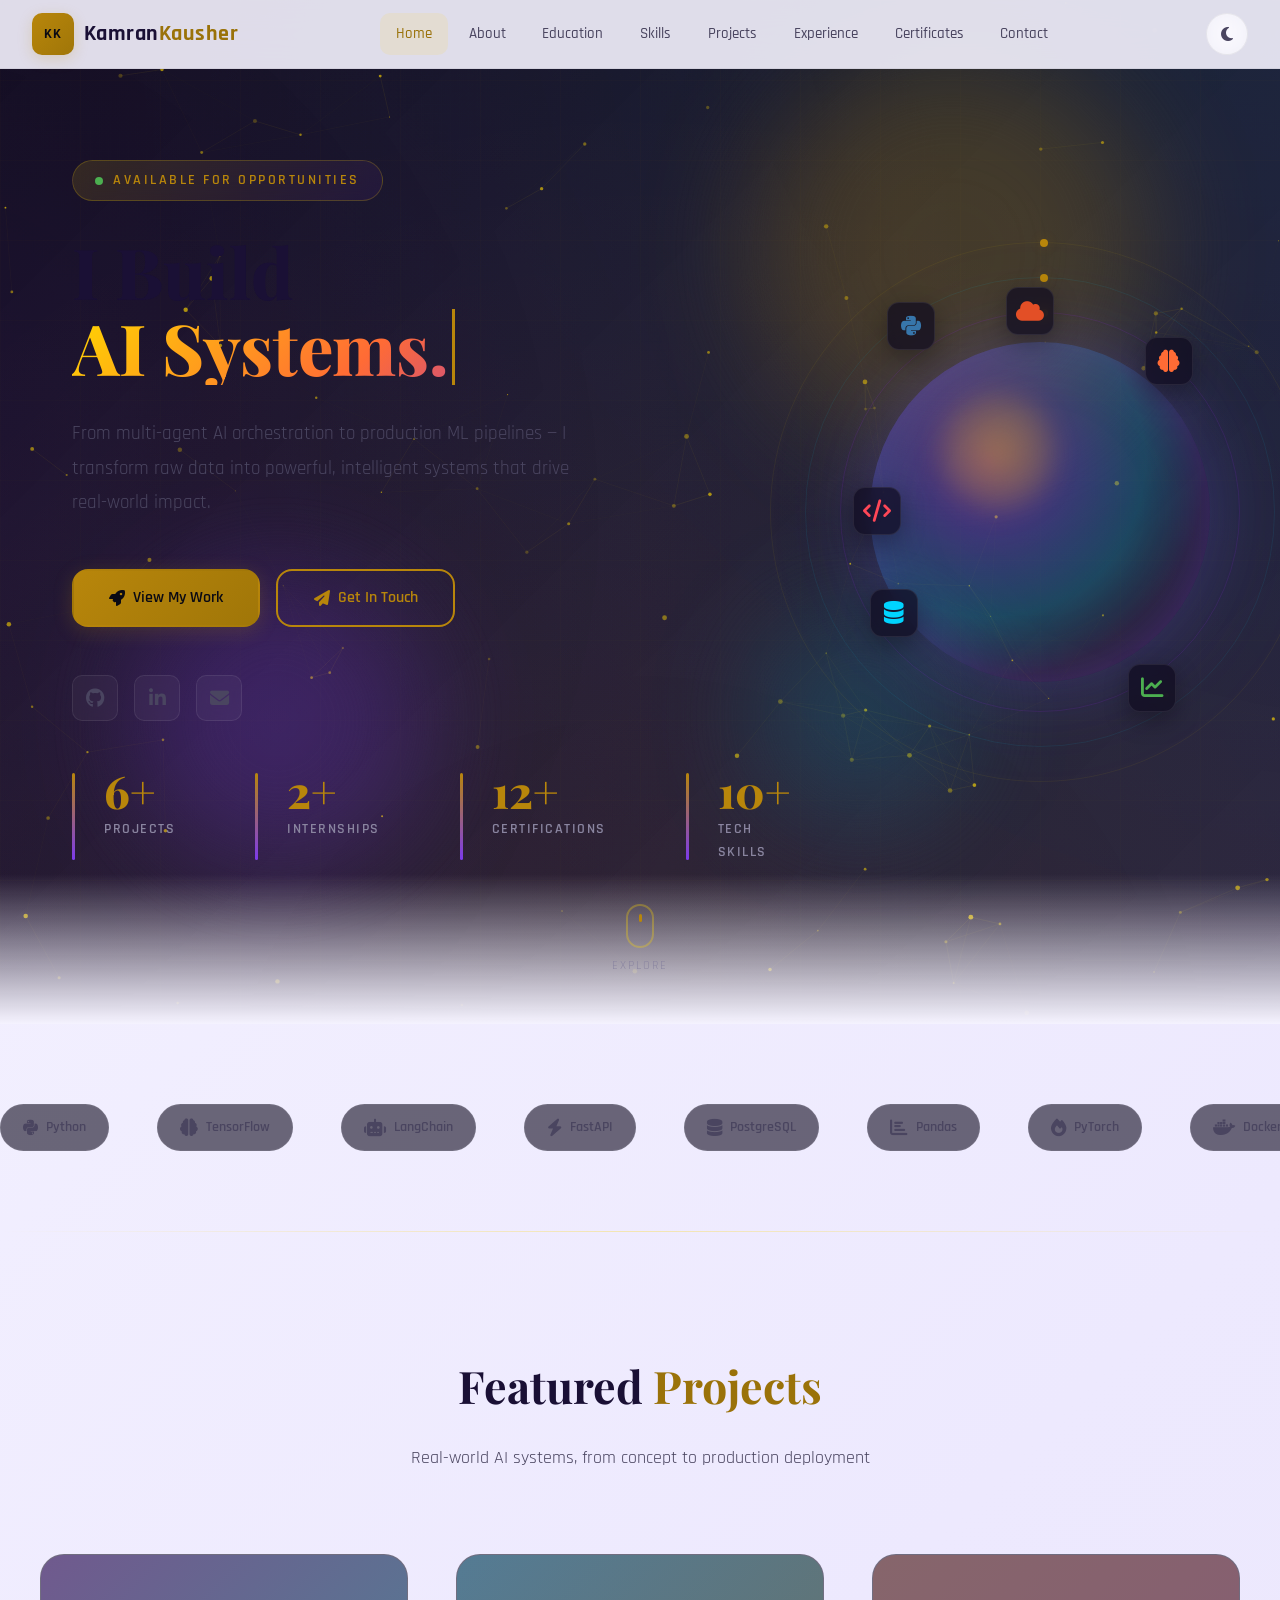
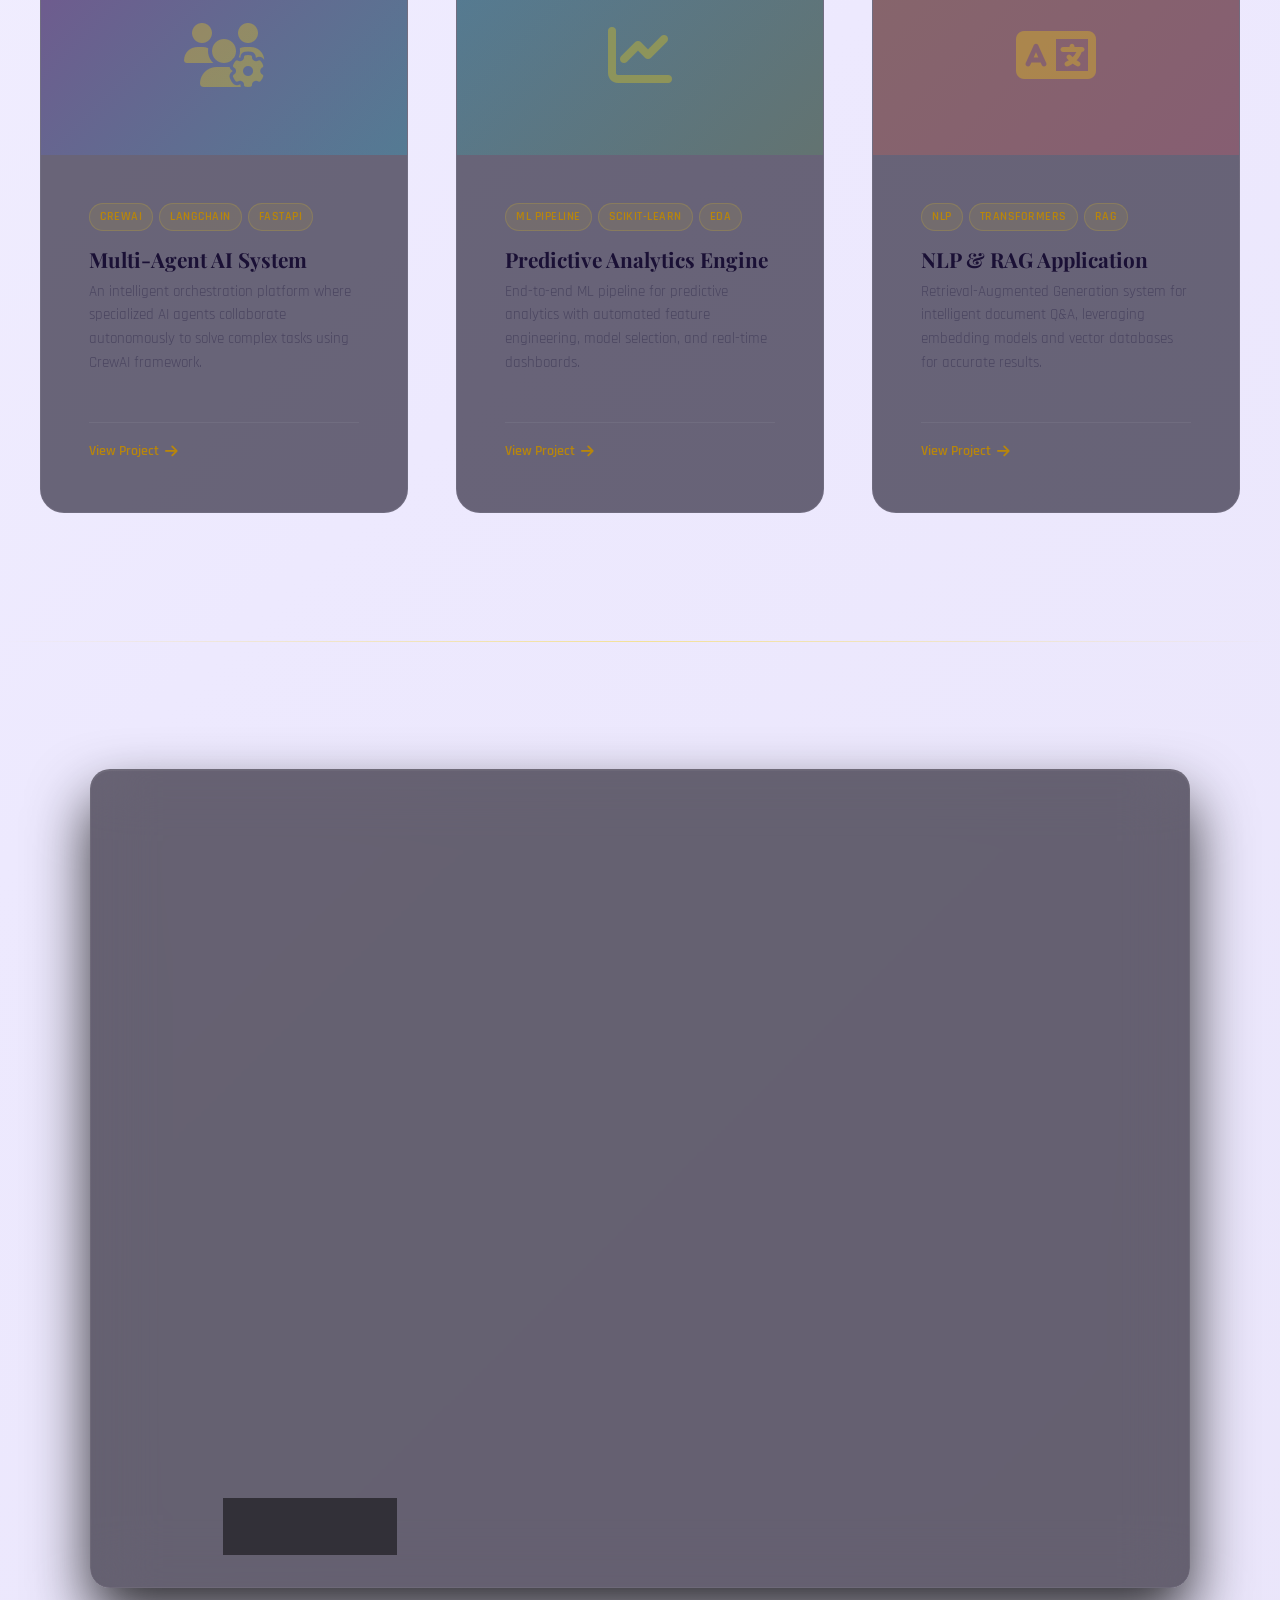
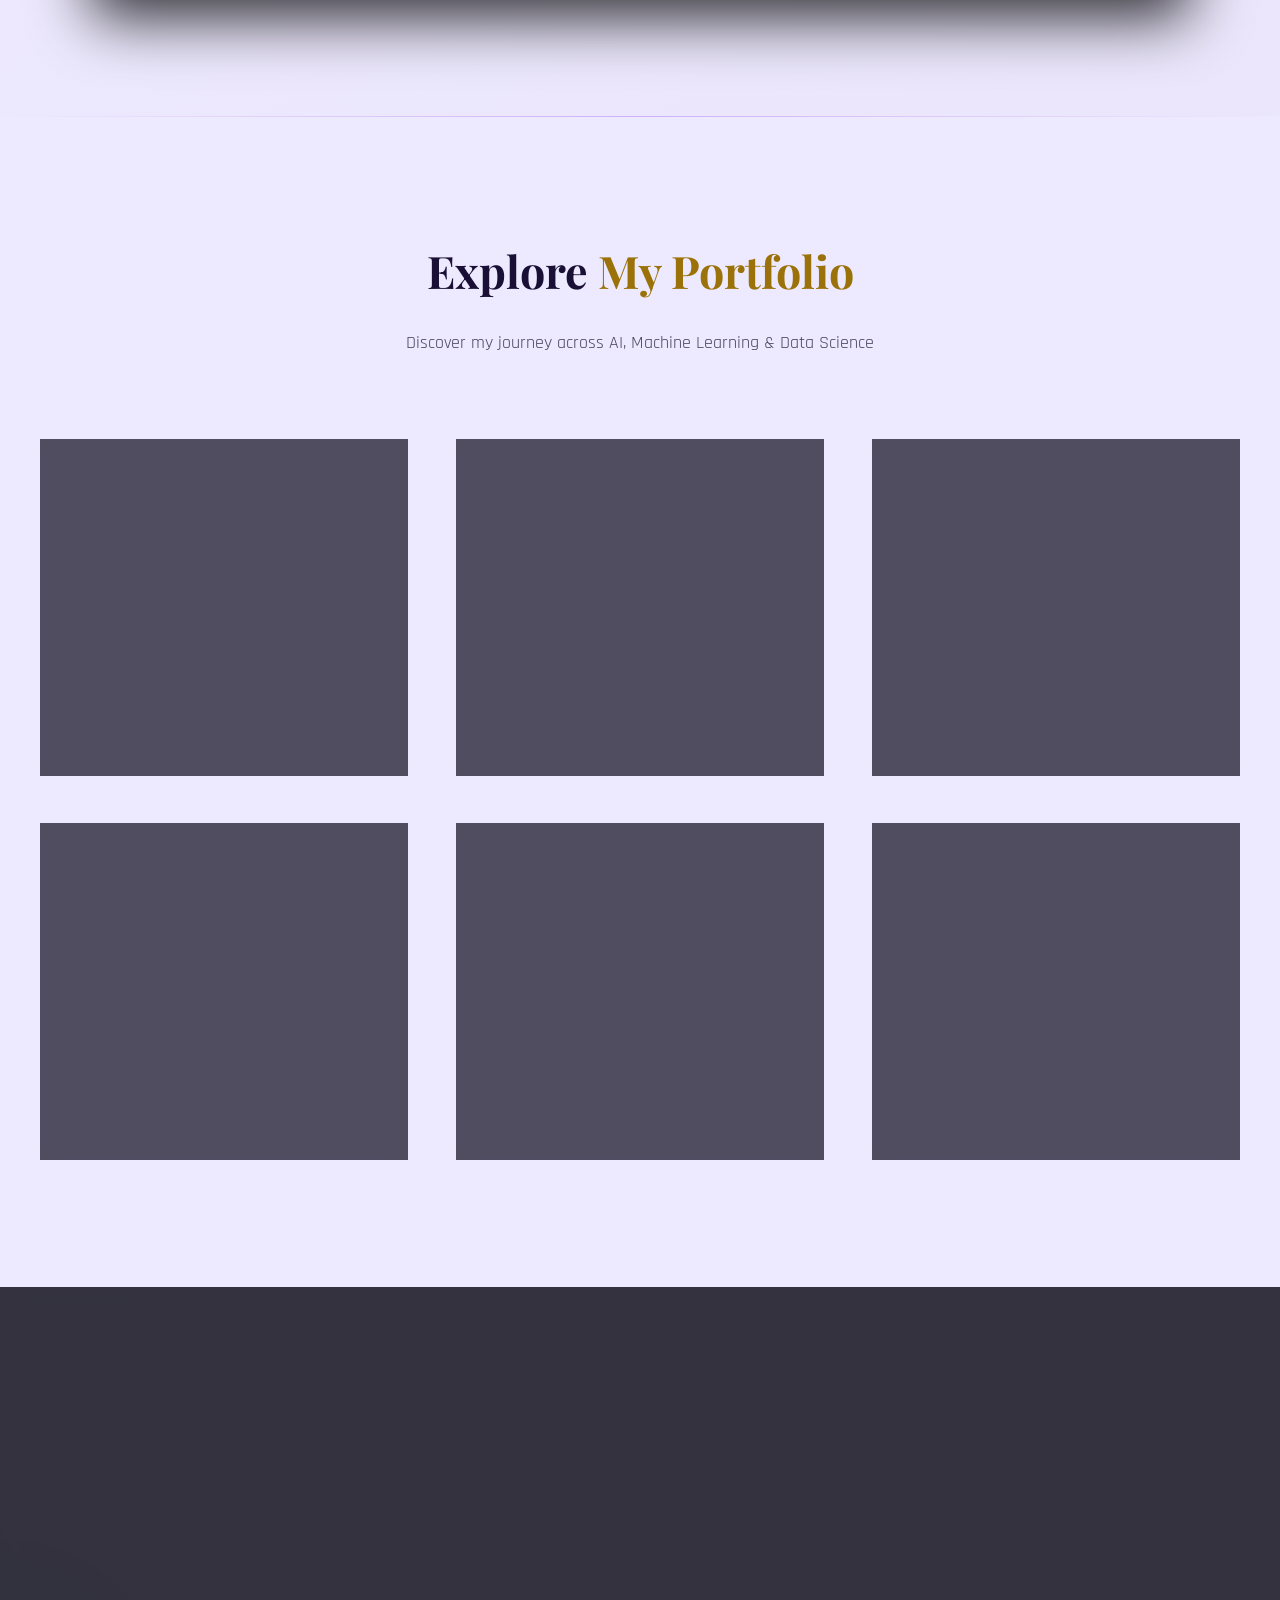
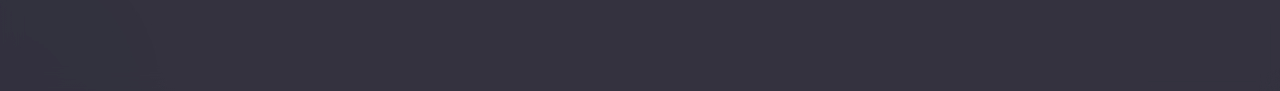
<file: index.html>
<!DOCTYPE html>
<html lang="en">

<head>
    <meta charset="UTF-8">
    <meta name="viewport" content="width=device-width, initial-scale=1.0">
    <title>Kamran Kausher | AI & Data Science Portfolio</title>
    <meta name="description"
        content="Portfolio of Kamran Kausher — AI Engineer & Data Scientist building intelligent systems that transform data into decisions.">

    <!-- Fonts -->
    <link rel="preconnect" href="https://fonts.googleapis.com">
    <link rel="preconnect" href="https://fonts.gstatic.com" crossorigin>
    <link href="https://fonts.googleapis.com/css2?family=Playfair+Display:wght@400;500;600;700;800&display=swap"
        rel="stylesheet">
    <link href="https://fonts.googleapis.com/css2?family=Rajdhani:wght@300;400;500;600;700&display=swap"
        rel="stylesheet">

    <!-- Icons -->
    <link rel="stylesheet" href="https://cdnjs.cloudflare.com/ajax/libs/font-awesome/6.4.0/css/all.min.css">

    <!-- CSS -->
    <link rel="stylesheet" href="css/main.css">
    <link rel="stylesheet" href="css/home.css">
    <link rel="stylesheet" href="css/animations.css">
</head>

<body>
    <!-- Navigation -->
    <nav class="main-nav">
        <div class="nav-container">
            <a href="index.html" class="logo">
                <span class="logo-icon">KK</span>
                <span class="logo-text">Kamran<span class="gold">Kausher</span></span>
            </a>

            <div class="nav-menu">
                <a href="index.html" class="nav-link active">Home</a>
                <a href="about.html" class="nav-link">About</a>
                <a href="education.html" class="nav-link">Education</a>
                <a href="skills.html" class="nav-link">Skills</a>
                <a href="projects.html" class="nav-link">Projects</a>
                <a href="experience.html" class="nav-link">Experience</a>
                <a href="certificates.html" class="nav-link">Certificates</a>
                <a href="contact.html" class="nav-link">Contact</a>
            </div>

            <div class="nav-actions">
                <button class="theme-toggle" id="themeToggle" aria-label="Toggle theme">
                    <i class="fas fa-moon"></i>
                </button>
                <button class="menu-toggle" id="menuToggle" aria-label="Toggle menu">
                    <i class="fas fa-bars"></i>
                </button>
            </div>
        </div>
    </nav>

    <main>
        <!-- ═══════ Hero Section ═══════ -->
        <section class="home-hero" id="hero">
            <!-- Background layers -->
            <div class="hero-grid-overlay"></div>
            <canvas id="heroCanvas"></canvas>
            <div class="hero-orbs">
                <div class="orb orb-1"></div>
                <div class="orb orb-2"></div>
                <div class="orb orb-3"></div>
            </div>

            <div class="hero-inner">
                <!-- Left — Text -->
                <div class="hero-text-col" id="heroTextCol">
                    <div class="hero-greeting-badge" style="opacity:0; transform:translateY(20px)">
                        <span class="greeting-dot"></span>
                        Available for Opportunities
                    </div>

                    <h1 class="hero-main-title" style="opacity:0; transform:translateY(20px)">
                        I Build<br>
                        <span class="typed-role" id="typedRole"></span>
                    </h1>

                    <p class="hero-desc" style="opacity:0; transform:translateY(20px)">
                        From multi-agent AI orchestration to production ML pipelines — I transform raw data into
                        powerful, intelligent systems that drive real-world impact.
                    </p>

                    <div class="hero-cta-row" style="opacity:0; transform:translateY(20px)">
                        <a href="projects.html" class="btn btn-primary btn-glow"><i class="fas fa-rocket"></i> View My
                            Work</a>
                        <a href="contact.html" class="btn btn-outline"><i class="fas fa-paper-plane"></i> Get In
                            Touch</a>
                    </div>

                    <div class="hero-socials" style="opacity:0; transform:translateY(20px)">
                        <a href="https://github.com/kamrankausher" target="_blank" class="social-icon github"
                            aria-label="GitHub"><i class="fab fa-github"></i></a>
                        <a href="https://www.linkedin.com/in/kamran-kausher-7585b0370" target="_blank"
                            class="social-icon linkedin" aria-label="LinkedIn"><i class="fab fa-linkedin-in"></i></a>
                        <a href="mailto:kamrankausher@gmail.com" class="social-icon email" aria-label="Email"><i
                                class="fas fa-envelope"></i></a>
                    </div>

                    <div class="hero-stats-row" style="opacity:0; transform:translateY(20px)">
                        <div class="h-stat">
                            <div class="h-stat-num count-up" data-target="6" data-suffix="+">0</div>
                            <div class="h-stat-label">Projects</div>
                        </div>
                        <div class="h-stat">
                            <div class="h-stat-num count-up" data-target="2" data-suffix="+">0</div>
                            <div class="h-stat-label">Internships</div>
                        </div>
                        <div class="h-stat">
                            <div class="h-stat-num count-up" data-target="12" data-suffix="+">0</div>
                            <div class="h-stat-label">Certifications</div>
                        </div>
                        <div class="h-stat">
                            <div class="h-stat-num count-up" data-target="10" data-suffix="+">0</div>
                            <div class="h-stat-label">Tech Skills</div>
                        </div>
                    </div>
                </div>

                <!-- Right — Visual -->
                <div class="hero-visual-col">
                    <div class="central-orb"></div>
                    <div class="orbit">
                        <div class="orbit-pip"></div>
                    </div>
                    <div class="orbit">
                        <div class="orbit-pip"></div>
                    </div>
                    <div class="orbit">
                        <div class="orbit-pip"></div>
                    </div>

                    <div class="floating-icons">
                        <div class="fl-icon"><i class="fab fa-python"></i></div>
                        <div class="fl-icon"><i class="fas fa-brain"></i></div>
                        <div class="fl-icon"><i class="fas fa-database"></i></div>
                        <div class="fl-icon"><i class="fas fa-chart-line"></i></div>
                        <div class="fl-icon"><i class="fas fa-code"></i></div>
                        <div class="fl-icon"><i class="fas fa-cloud"></i></div>
                    </div>
                </div>
            </div>

            <div class="scroll-hint">
                <div class="scroll-mouse">
                    <div class="scroll-wheel"></div>
                </div>
                <span class="scroll-label">Explore</span>
            </div>
        </section>

        <!-- ═══════ Tech Stack Marquee ═══════ -->
        <section class="tech-marquee-section">
            <div class="marquee-track" id="marqueeTrack">
                <div class="marquee-item"><i class="fab fa-python"></i> Python</div>
                <div class="marquee-item"><i class="fas fa-brain"></i> TensorFlow</div>
                <div class="marquee-item"><i class="fas fa-robot"></i> LangChain</div>
                <div class="marquee-item"><i class="fas fa-bolt"></i> FastAPI</div>
                <div class="marquee-item"><i class="fas fa-database"></i> PostgreSQL</div>
                <div class="marquee-item"><i class="fas fa-chart-bar"></i> Pandas</div>
                <div class="marquee-item"><i class="fas fa-fire"></i> PyTorch</div>
                <div class="marquee-item"><i class="fab fa-docker"></i> Docker</div>
                <div class="marquee-item"><i class="fab fa-aws"></i> AWS</div>
                <div class="marquee-item"><i class="fas fa-project-diagram"></i> Scikit-Learn</div>
                <div class="marquee-item"><i class="fas fa-cubes"></i> NumPy</div>
                <div class="marquee-item"><i class="fab fa-git-alt"></i> Git</div>
                <div class="marquee-item"><i class="fas fa-cogs"></i> CrewAI</div>
                <div class="marquee-item"><i class="fas fa-eye"></i> OpenCV</div>
                <!-- Duplicated for seamless loop -->
                <div class="marquee-item"><i class="fab fa-python"></i> Python</div>
                <div class="marquee-item"><i class="fas fa-brain"></i> TensorFlow</div>
                <div class="marquee-item"><i class="fas fa-robot"></i> LangChain</div>
                <div class="marquee-item"><i class="fas fa-bolt"></i> FastAPI</div>
                <div class="marquee-item"><i class="fas fa-database"></i> PostgreSQL</div>
                <div class="marquee-item"><i class="fas fa-chart-bar"></i> Pandas</div>
                <div class="marquee-item"><i class="fas fa-fire"></i> PyTorch</div>
                <div class="marquee-item"><i class="fab fa-docker"></i> Docker</div>
                <div class="marquee-item"><i class="fab fa-aws"></i> AWS</div>
                <div class="marquee-item"><i class="fas fa-project-diagram"></i> Scikit-Learn</div>
                <div class="marquee-item"><i class="fas fa-cubes"></i> NumPy</div>
                <div class="marquee-item"><i class="fab fa-git-alt"></i> Git</div>
                <div class="marquee-item"><i class="fas fa-cogs"></i> CrewAI</div>
                <div class="marquee-item"><i class="fas fa-eye"></i> OpenCV</div>
            </div>
        </section>

        <!-- ═══════ Featured Projects ═══════ -->
        <section class="featured-section" id="featured">
            <div class="section-header reveal">
                <h2>Featured <span class="gold">Projects</span></h2>
                <p>Real-world AI systems, from concept to production deployment</p>
            </div>

            <div class="featured-grid">
                <a href="projects.html" class="featured-card reveal" style="transition-delay:0.1s">
                    <div class="fc-image">
                        <i class="fas fa-users-cog"></i>
                    </div>
                    <div class="fc-body">
                        <div class="fc-tags">
                            <span class="fc-tag">CrewAI</span>
                            <span class="fc-tag">LangChain</span>
                            <span class="fc-tag">FastAPI</span>
                        </div>
                        <h3>Multi-Agent AI System</h3>
                        <p>An intelligent orchestration platform where specialized AI agents collaborate autonomously to
                            solve complex tasks using CrewAI framework.</p>
                        <div class="fc-footer">
                            <span class="fc-link">View Project <i class="fas fa-arrow-right"></i></span>
                        </div>
                    </div>
                </a>

                <a href="projects.html" class="featured-card reveal" style="transition-delay:0.2s">
                    <div class="fc-image"
                        style="background: linear-gradient(135deg, rgba(0, 212, 255, 0.2), rgba(76, 175, 80, 0.2));">
                        <i class="fas fa-chart-line"></i>
                    </div>
                    <div class="fc-body">
                        <div class="fc-tags">
                            <span class="fc-tag">ML Pipeline</span>
                            <span class="fc-tag">Scikit-Learn</span>
                            <span class="fc-tag">EDA</span>
                        </div>
                        <h3>Predictive Analytics Engine</h3>
                        <p>End-to-end ML pipeline for predictive analytics with automated feature engineering, model
                            selection, and real-time dashboards.</p>
                        <div class="fc-footer">
                            <span class="fc-link">View Project <i class="fas fa-arrow-right"></i></span>
                        </div>
                    </div>
                </a>

                <a href="projects.html" class="featured-card reveal" style="transition-delay:0.3s">
                    <div class="fc-image"
                        style="background: linear-gradient(135deg, rgba(255, 107, 53, 0.2), rgba(255, 71, 87, 0.2));">
                        <i class="fas fa-language"></i>
                    </div>
                    <div class="fc-body">
                        <div class="fc-tags">
                            <span class="fc-tag">NLP</span>
                            <span class="fc-tag">Transformers</span>
                            <span class="fc-tag">RAG</span>
                        </div>
                        <h3>NLP & RAG Application</h3>
                        <p>Retrieval-Augmented Generation system for intelligent document Q&A, leveraging embedding
                            models and vector databases for accurate results.</p>
                        <div class="fc-footer">
                            <span class="fc-link">View Project <i class="fas fa-arrow-right"></i></span>
                        </div>
                    </div>
                </a>
            </div>
        </section>

        <!-- ═══════ Resume Download ═══════ -->
        <section class="resume-section" id="resume">
            <div class="resume-datapad reveal-scale">
                <div class="dp-glare"></div>
                <div class="dp-border-glow"></div>

                <div class="dp-inner">
                    <!-- Left: Holographic Visualizer -->
                    <div class="dp-holo">
                        <div class="holo-grid"></div>
                        <div class="holo-scanline"></div>
                        <div class="holo-sphere"></div>
                        <div class="holo-icon-wrapper">
                            <i class="fas fa-file-pdf holo-doc"></i>
                        </div>
                        <div class="holo-data">
                            <span class="hd-title">Kamran_Kausher.pdf</span>
                            <span class="hd-status"><i class="fas fa-shield-alt"></i> SECURE_DL</span>
                        </div>
                        <div class="holo-particles">
                            <div class="hp hp-1"></div>
                            <div class="hp hp-2"></div>
                            <div class="hp hp-3"></div>
                        </div>
                    </div>

                    <!-- Right: Datapad Info -->
                    <div class="dp-info">
                        <div class="dp-header">
                            <div class="dp-badge">
                                <span class="pulse-dot"></span> SYSTEM ACCESS GRANTED
                            </div>
                            <h2 class="dp-title">Initialize <span class="gold">Resume.exe</span></h2>
                            <p class="dp-desc">Acquire complete documentation of my technical architecture, machine
                                learning models, and complex full-stack implementations.</p>
                        </div>

                        <div class="dp-stats">
                            <div class="dp-stat">
                                <span class="ds-val">Fresher<span class="ds-plus"></span></span>
                                <span class="ds-label">Years Exp</span>
                            </div>
                            <div class="dp-stat">
                                <span class="ds-val">5<span class="ds-plus">+</span></span>
                                <span class="ds-label">Deployments</span>
                            </div>
                            <div class="dp-stat">
                                <span class="ds-val">300<span class="ds-plus">+</span></span>
                                <span class="ds-label">Commits</span>
                            </div>
                        </div>

                        <div class="dp-action">
                            <a href="assets/resume/Kamran_Kausher_Data_Scientist_Resume.pdf" download class="btn-cyber">
                                <span class="bc-glare"></span>
                                <span class="bc-content">
                                    <i class="fas fa-download"></i>
                                    <div class="bc-text">
                                        <strong>DOWNLOAD RESUME</strong>
                                        <small>PDF FILE </small>
                                    </div>
                                </span>
                            </a>
                            <a href="contact.html" class="dp-contact">
                                <i class="fas fa-envelope"></i> Connect
                            </a>
                        </div>
                    </div>
                </div>
            </div>
        </section>

        <!-- ═══════ Explore Portfolio ═══════ -->
        <section class="explore-section" id="explore">
            <div class="section-header reveal">
                <h2>Explore <span class="gold">My Portfolio</span></h2>
                <p>Discover my journey across AI, Machine Learning & Data Science</p>
            </div>

            <div class="explore-grid">
                <a href="about.html" class="explore-card reveal" style="transition-delay:0.1s">
                    <div class="ec-icon"><i class="fas fa-user-astronaut"></i></div>
                    <h3>About Me</h3>
                    <p>My story, vision & what drives me to push boundaries in AI</p>
                </a>

                <a href="skills.html" class="explore-card reveal" style="transition-delay:0.15s">
                    <div class="ec-icon"><i class="fas fa-code"></i></div>
                    <h3>Tech Stack</h3>
                    <p>Python, TensorFlow, LangChain, FastAPI & 10+ cutting-edge tools</p>
                </a>

                <a href="experience.html" class="explore-card reveal" style="transition-delay:0.2s">
                    <div class="ec-icon"><i class="fas fa-briefcase"></i></div>
                    <h3>Experience</h3>
                    <p>Real-world ML internships & industry deployments</p>
                </a>

                <a href="education.html" class="explore-card reveal" style="transition-delay:0.25s">
                    <div class="ec-icon"><i class="fas fa-graduation-cap"></i></div>
                    <h3>Education</h3>
                    <p>B.Tech in Computer Science and Engineering with hands-on project work</p>
                </a>

                <a href="certificates.html" class="explore-card reveal" style="transition-delay:0.3s">
                    <div class="ec-icon"><i class="fas fa-award"></i></div>
                    <h3>Certifications</h3>
                    <p>12+ verified professional credentials & achievements</p>
                </a>

                <a href="contact.html" class="explore-card reveal" style="transition-delay:0.35s">
                    <div class="ec-icon"><i class="fas fa-paper-plane"></i></div>
                    <h3>Contact</h3>
                    <p>Let's collaborate on something amazing together</p>
                </a>
            </div>
        </section>

        <!-- Footer -->
        <footer class="main-footer">
            <div class="footer-content">
                <div class="footer-brand">
                    <a href="index.html" class="logo">
                        <span class="logo-icon">KK</span>
                        <span class="logo-text">Kamran<span class="gold">Kausher</span></span>
                    </a>
                    <p class="footer-tagline">
                        Empowering the future through intelligence and refined engineering
                    </p>
                </div>

                <div class="footer-links">
                    <div class="link-group">
                        <h4>Explore</h4>
                        <a href="about.html">About</a>
                        <a href="projects.html">Projects</a>
                        <a href="experience.html">Experience</a>
                    </div>

                    <div class="link-group">
                        <h4>Connect</h4>
                        <a href="contact.html">Contact</a>
                        <a href="https://www.linkedin.com/in/kamran-kausher-7585b0370" target="_blank">LinkedIn</a>
                        <a href="https://github.com/kamrankausher" target="_blank">GitHub</a>
                    </div>

                    <div class="link-group">
                        <h4>Resources</h4>
                        <a href="certificates.html">Certificates</a>
                        <a href="education.html">Education</a>
                        <a href="skills.html">Skills</a>
                    </div>
                </div>
            </div>

            <div class="footer-bottom">
                <p>&copy; 2026 Kamran Kausher. All rights reserved.</p>
                <p>Built with <span class="heart">❤️</span> & cutting-edge tech</p>
            </div>
        </footer>
    </main>

    <!-- JavaScript -->
    <script src="js/main.js"></script>
    <script src="js/effects.js"></script>
    <script src="js/pages/home.js"></script>
</body>

</html>
</file>
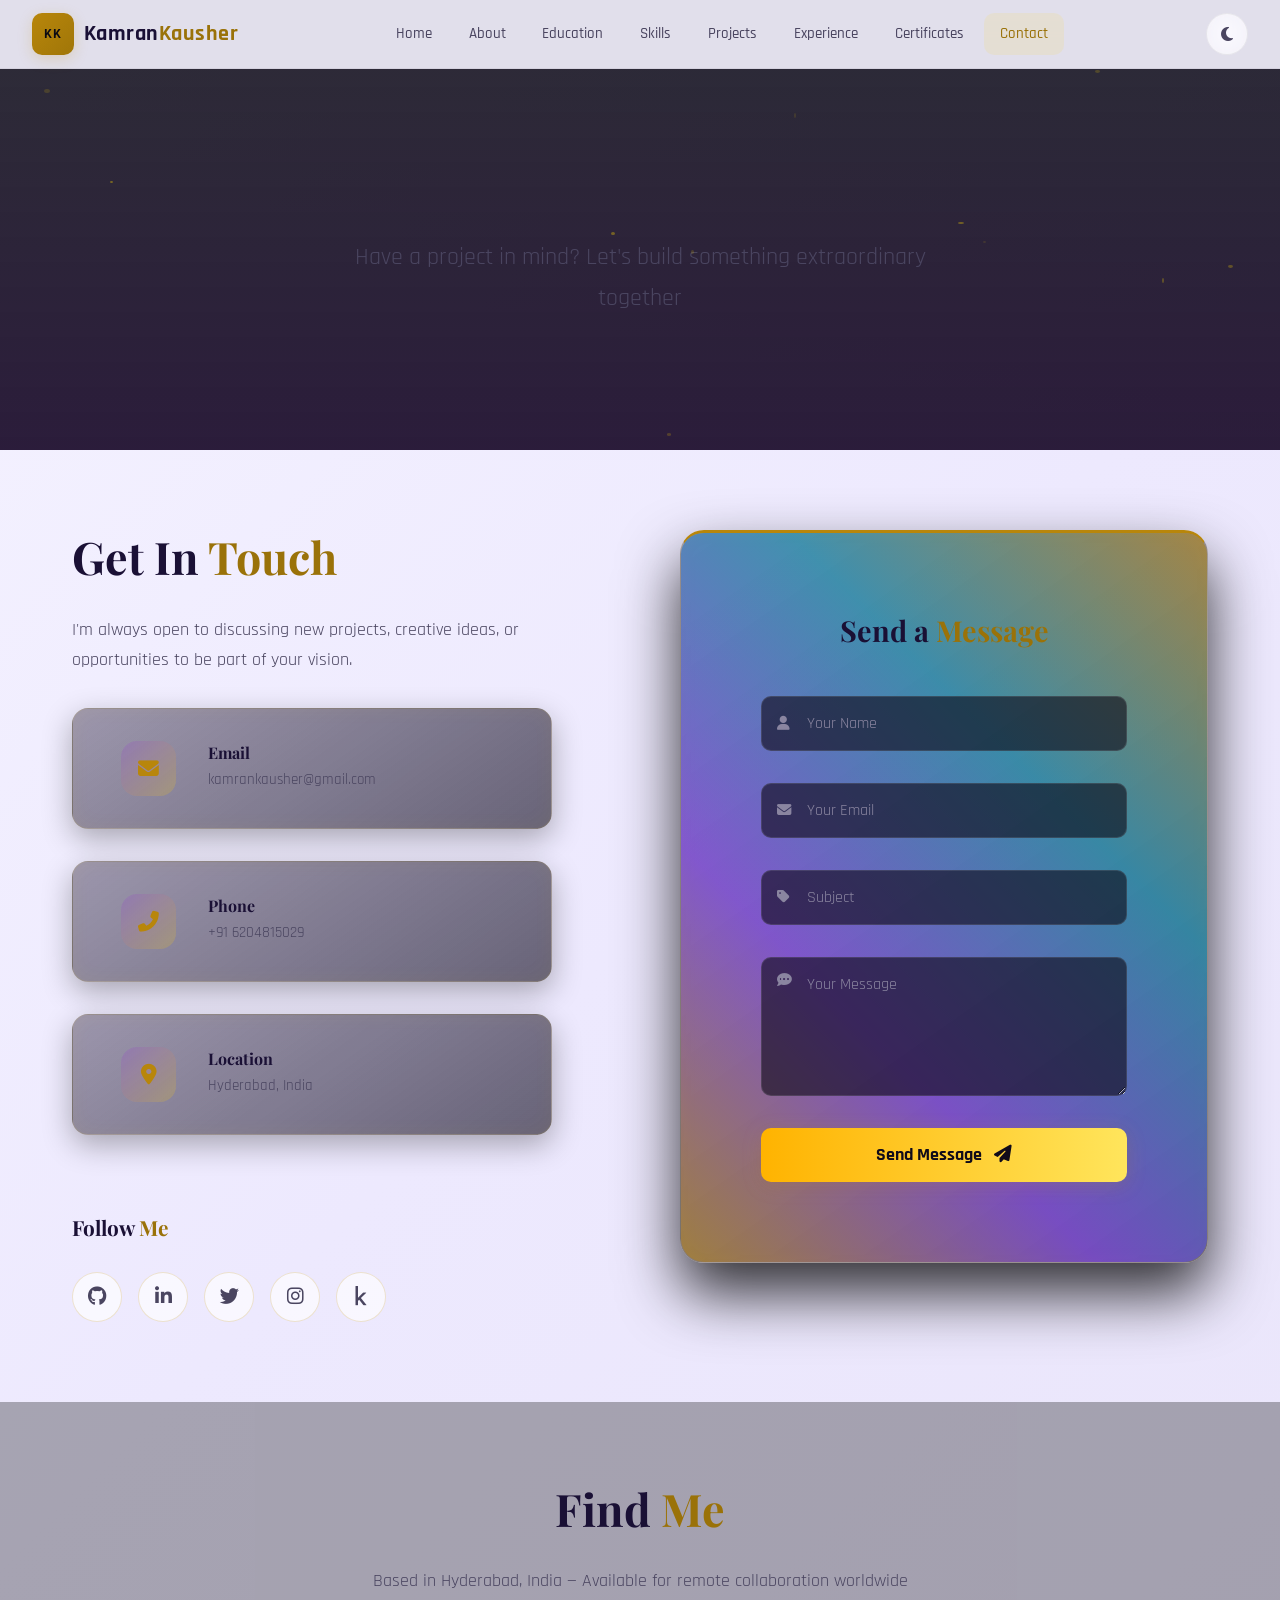
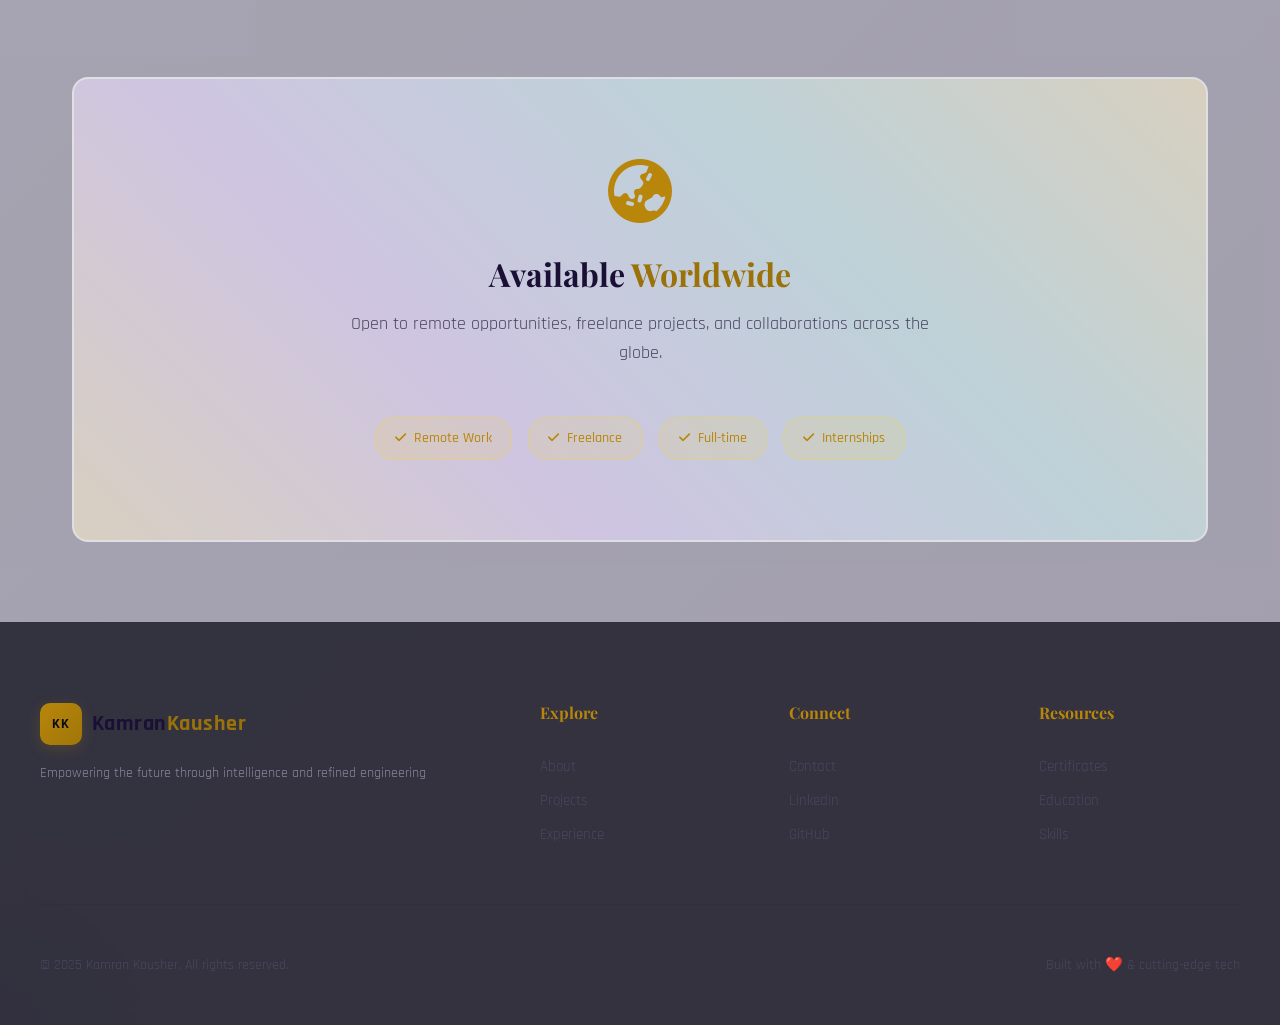
<file: contact.html>
<!DOCTYPE html>
<html lang="en">

<head>
    <meta charset="UTF-8">
    <meta name="viewport" content="width=device-width, initial-scale=1.0">
    <title>Contact | Kamran Kausher</title>
    <meta name="description"
        content="Get in touch with Kamran Kausher for AI, Data Science, and Machine Learning Engineering collaborations.">

    <!-- Fonts -->
    <link rel="preconnect" href="https://fonts.googleapis.com">
    <link rel="preconnect" href="https://fonts.gstatic.com" crossorigin>
    <link
        href="https://fonts.googleapis.com/css2?family=Playfair+Display:wght@400;500;600;700;800&family=Rajdhani:wght@300;400;500;600;700&display=swap"
        rel="stylesheet">

    <!-- Icons -->
    <link rel="stylesheet" href="https://cdnjs.cloudflare.com/ajax/libs/font-awesome/6.4.0/css/all.min.css">

    <!-- CSS -->
    <link rel="stylesheet" href="css/main.css">
    <link rel="stylesheet" href="css/animations.css">
    <link rel="stylesheet" href="css/pages/contact.css">

    <!-- Favicon -->
    <link rel="icon" type="image/x-icon" href="assets/icons/favicon.ico">
</head>

<body>
    <!-- Navigation -->
    <nav class="main-nav">
        <div class="nav-container">
            <a href="index.html" class="logo">
                <span class="logo-icon">KK</span>
                <span class="logo-text">Kamran<span class="gold">Kausher</span></span>
            </a>

            <div class="nav-menu">
                <a href="index.html" class="nav-link">Home</a>
                <a href="about.html" class="nav-link">About</a>
                <a href="education.html" class="nav-link">Education</a>
                <a href="skills.html" class="nav-link">Skills</a>
                <a href="projects.html" class="nav-link">Projects</a>
                <a href="experience.html" class="nav-link">Experience</a>
                <a href="certificates.html" class="nav-link">Certificates</a>
                <a href="contact.html" class="nav-link active">Contact</a>
            </div>

            <div class="nav-actions">
                <button class="theme-toggle" id="themeToggle">
                    <i class="fas fa-moon"></i>
                </button>
                <button class="menu-toggle" id="menuToggle">
                    <i class="fas fa-bars"></i>
                </button>
            </div>
        </div>
    </nav>

    <!-- Main Content -->
    <main class="contact-page">
        <!-- Hero Section -->
        <section class="contact-hero parallax-bg">
            <div class="container">
                <div class="hero-content">
                    <h1 class="hero-title animated-gradient">
                        Let's <span class="gold">Connect</span>
                    </h1>
                    <p class="hero-subtitle">
                        Have a project in mind? Let's build something extraordinary together
                    </p>
                </div>
            </div>
        </section>

        <!-- Contact Grid -->
        <section class="contact-section">
            <div class="container">
                <div class="contact-grid">
                    <!-- Contact Info -->
                    <div class="contact-info stagger-item">
                        <div class="section-header" style="text-align: left; margin-bottom: 2rem;">
                            <h2>Get In <span class="gold">Touch</span></h2>
                            <p>I'm always open to discussing new projects, creative ideas, or opportunities to be part
                                of your vision.</p>
                        </div>

                        <div class="info-cards">
                            <div class="info-card" data-tilt>
                                <div class="info-icon">
                                    <i class="fas fa-envelope"></i>
                                </div>
                                <div class="info-details">
                                    <h4>Email</h4>
                                    <a href="mailto:your.email@example.com">kamrankausher@gmail.com</a>
                                </div>
                            </div>

                            <div class="info-card" data-tilt>
                                <div class="info-icon">
                                    <i class="fas fa-phone-alt"></i>
                                </div>
                                <div class="info-details">
                                    <h4>Phone</h4>
                                    <a href="tel:+919876543210">+91 6204815029</a>
                                </div>
                            </div>

                            <div class="info-card" data-tilt>
                                <div class="info-icon">
                                    <i class="fas fa-map-marker-alt"></i>
                                </div>
                                <div class="info-details">
                                    <h4>Location</h4>
                                    <span>Hyderabad, India</span>
                                </div>
                            </div>
                        </div>

                        <!-- Social Links -->
                        <div class="social-links">
                            <h4>Follow <span class="gold">Me</span></h4>
                            <div class="social-icons">
                                <a href="https://github.com/kamrankausher" target="_blank" class="social-icon"
                                    title="GitHub">
                                    <i class="fab fa-github"></i>
                                </a>
                                <a href="https://www.linkedin.com/in/kamran-kausher-7585b0370" target="_blank"
                                    class="social-icon" title="LinkedIn">
                                    <i class="fab fa-linkedin-in"></i>
                                </a>
                                <a href="https://twitter.com" target="_blank" class="social-icon" title="Twitter">
                                    <i class="fab fa-twitter"></i>
                                </a>
                                <a href="https://instagram.com" target="_blank" class="social-icon" title="Instagram">
                                    <i class="fab fa-instagram"></i>
                                </a>
                                <a href="https://kaggle.com" target="_blank" class="social-icon" title="Kaggle">
                                    <i class="fab fa-kaggle"></i>
                                </a>
                            </div>
                        </div>
                    </div>

                    <!-- Contact Form -->
                    <div class="contact-form-wrapper stagger-item">
                        <div class="form-card glow-border">
                            <h3>Send a <span class="gold">Message</span></h3>
                            <form id="contactForm" class="contact-form">
                                <div class="form-group">
                                    <div class="input-wrapper">
                                        <i class="fas fa-user"></i>
                                        <input type="text" id="name" name="name" placeholder="Your Name" required>
                                    </div>
                                </div>

                                <div class="form-group">
                                    <div class="input-wrapper">
                                        <i class="fas fa-envelope"></i>
                                        <input type="email" id="email" name="email" placeholder="Your Email" required>
                                    </div>
                                </div>

                                <div class="form-group">
                                    <div class="input-wrapper">
                                        <i class="fas fa-tag"></i>
                                        <input type="text" id="subject" name="subject" placeholder="Subject" required>
                                    </div>
                                </div>

                                <div class="form-group">
                                    <div class="input-wrapper textarea-wrapper">
                                        <i class="fas fa-comment-dots"></i>
                                        <textarea id="message" name="message" placeholder="Your Message" rows="5"
                                            required></textarea>
                                    </div>
                                </div>

                                <button type="submit" class="btn btn-primary submit-btn" id="submitBtn">
                                    <span class="btn-text">Send Message</span>
                                    <span class="btn-icon"><i class="fas fa-paper-plane"></i></span>
                                    <span class="btn-loading" style="display: none;"><i
                                            class="fas fa-spinner fa-spin"></i></span>
                                </button>
                            </form>

                            <div class="form-success" id="formSuccess" style="display: none;">
                                <div class="success-animation">
                                    <i class="fas fa-check-circle"></i>
                                </div>
                                <h3>Message Sent!</h3>
                                <p>Thank you for reaching out. I'll get back to you soon!</p>
                            </div>
                        </div>
                    </div>
                </div>
            </div>
        </section>

        <!-- Map / Location Section -->
        <section class="location-section">
            <div class="container">
                <div class="section-header">
                    <h2>Find <span class="gold">Me</span></h2>
                    <p>Based in Hyderabad, India — Available for remote collaboration worldwide</p>
                </div>
                <div class="map-placeholder glow-border">
                    <div class="map-content">
                        <i class="fas fa-globe-asia"></i>
                        <h3>Available <span class="gold">Worldwide</span></h3>
                        <p>Open to remote opportunities, freelance projects, and collaborations across the globe.</p>
                        <div class="availability-badges">
                            <span class="avail-badge"><i class="fas fa-check"></i> Remote Work</span>
                            <span class="avail-badge"><i class="fas fa-check"></i> Freelance</span>
                            <span class="avail-badge"><i class="fas fa-check"></i> Full-time</span>
                            <span class="avail-badge"><i class="fas fa-check"></i> Internships</span>
                        </div>
                    </div>
                </div>
            </div>
        </section>

        <!-- Footer -->
        <footer class="main-footer">
            <div class="footer-content">
                <div class="footer-brand">
                    <a href="index.html" class="logo">
                        <span class="logo-icon">KK</span>
                        <span class="logo-text">Kamran<span class="gold">Kausher</span></span>
                    </a>
                    <p class="footer-tagline">
                        Empowering the future through intelligence and refined engineering
                    </p>
                </div>

                <div class="footer-links">
                    <div class="link-group">
                        <h4>Explore</h4>
                        <a href="about.html">About</a>
                        <a href="projects.html">Projects</a>
                        <a href="experience.html">Experience</a>
                    </div>

                    <div class="link-group">
                        <h4>Connect</h4>
                        <a href="contact.html">Contact</a>
                        <a href="https://www.linkedin.com/in/kamran-kausher-7585b0370" target="_blank">LinkedIn</a>
                        <a href="https://github.com/kamrankausher" target="_blank">GitHub</a>
                    </div>

                    <div class="link-group">
                        <h4>Resources</h4>
                        <a href="certificates.html">Certificates</a>
                        <a href="education.html">Education</a>
                        <a href="skills.html">Skills</a>
                    </div>
                </div>
            </div>

            <div class="footer-bottom">
                <p>&copy; 2025 Kamran Kausher. All rights reserved.</p>
                <p>Built with <span class="heart">❤️</span> & cutting-edge tech</p>
            </div>
        </footer>
    </main>

    <!-- JavaScript -->
    <script src="js/main.js"></script>
    <script src="js/effects.js"></script>
    <script src="js/pages/contact.js"></script>
</body>

</html>
</file>
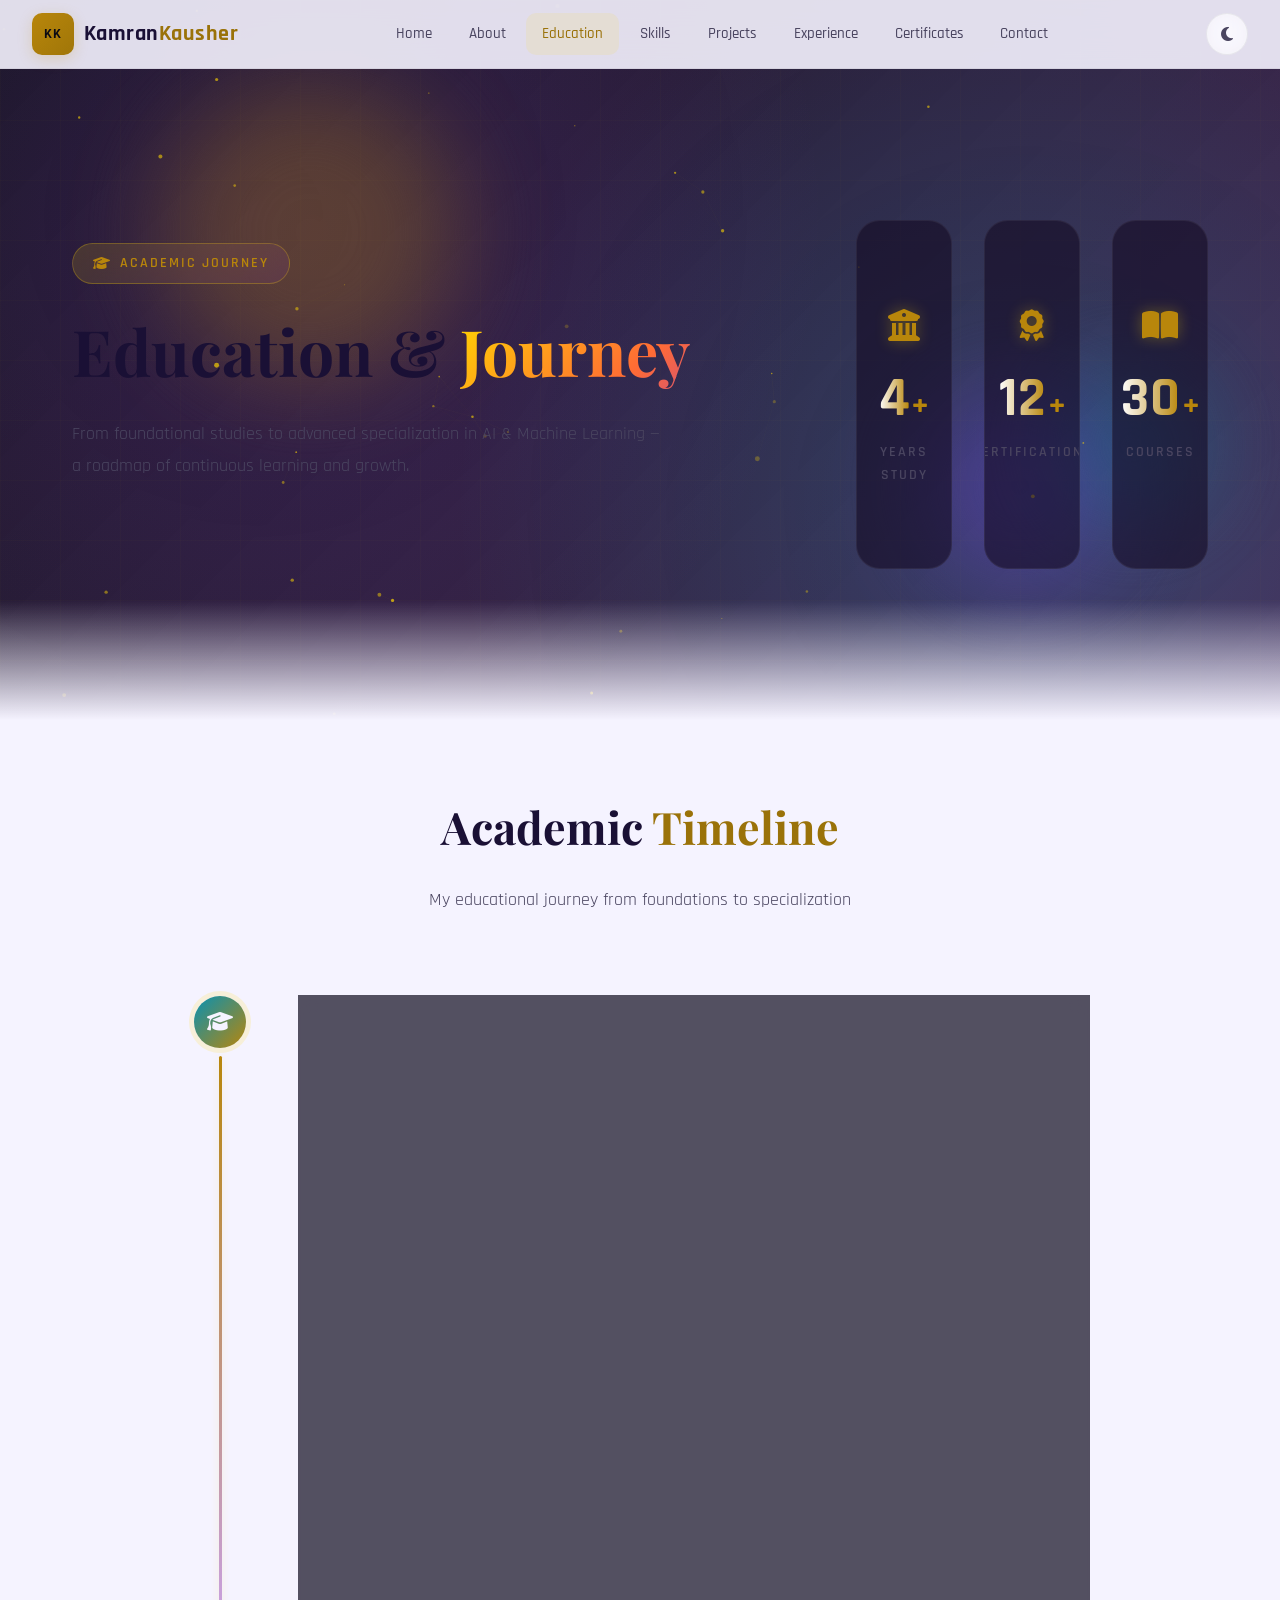
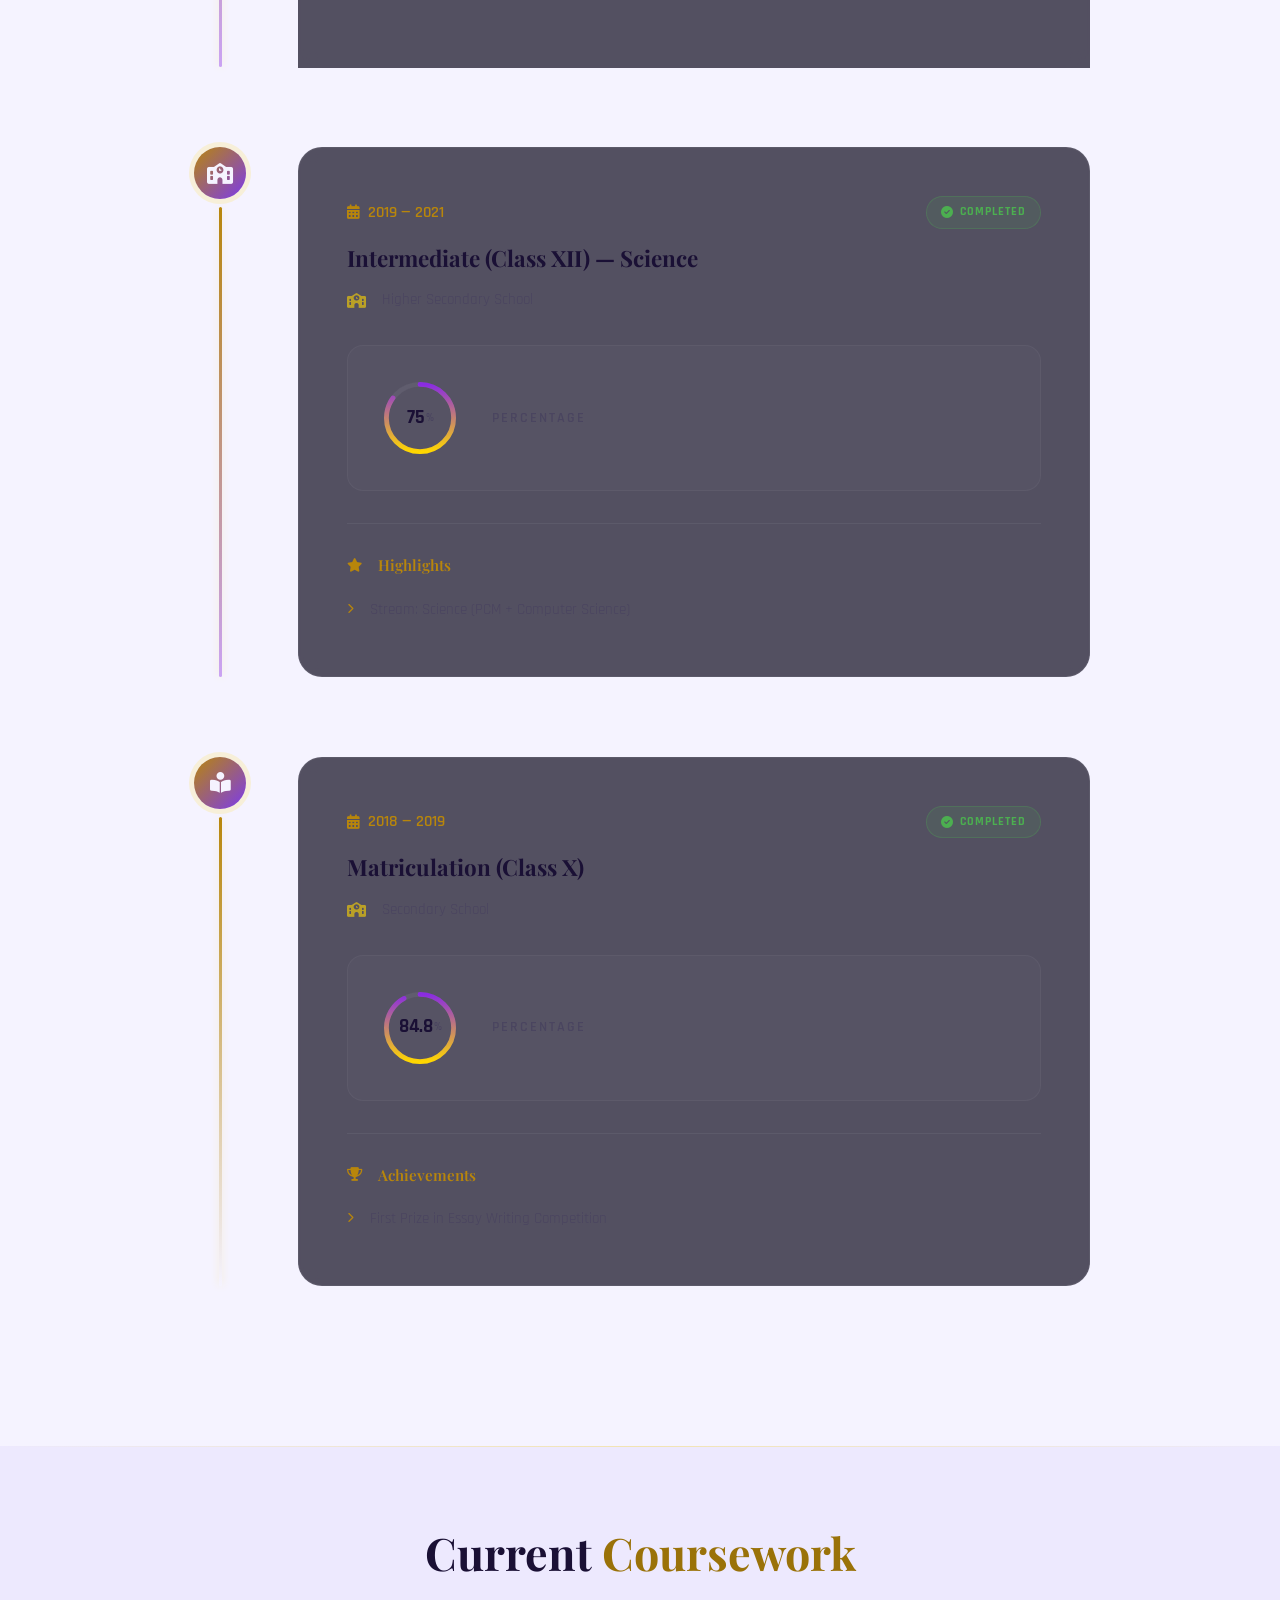
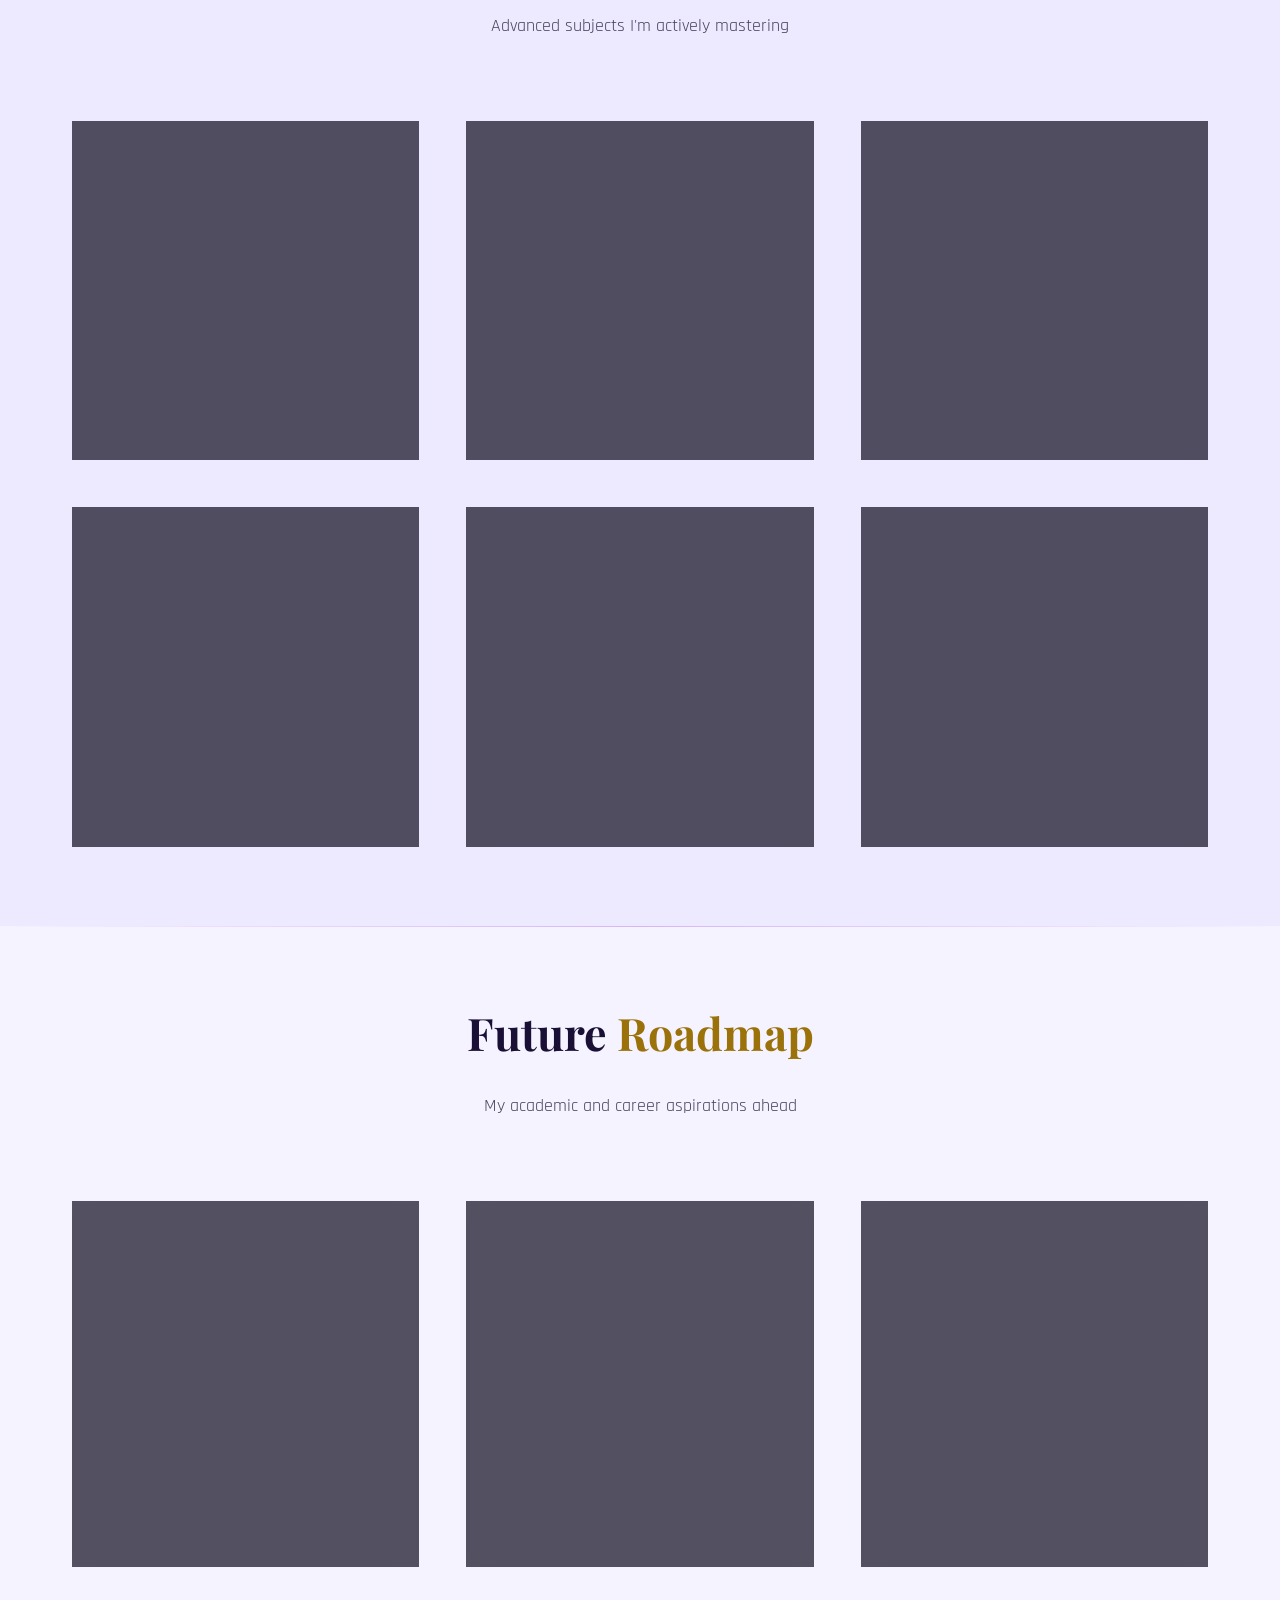
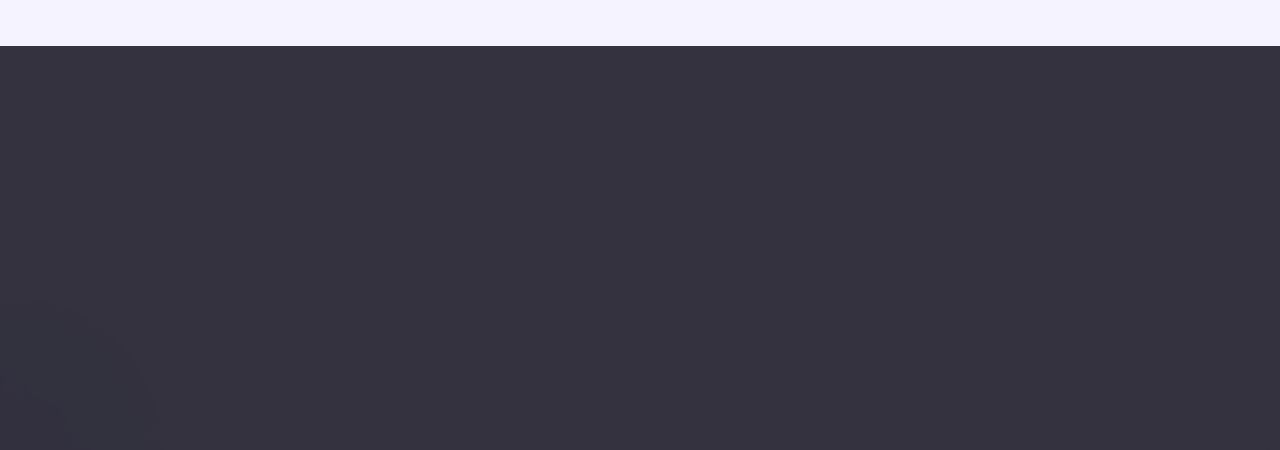
<file: education.html>
<!DOCTYPE html>
<html lang="en">

<head>
    <meta charset="UTF-8">
    <meta name="viewport" content="width=device-width, initial-scale=1.0">
    <title>Education | Kamran Kausher</title>
    <meta name="description"
        content="Academic journey of Kamran Kausher — B.Tech in Computer Science Engineering from Amity University, specializing in AI/ML and Data Science.">

    <!-- Fonts -->
    <link rel="preconnect" href="https://fonts.googleapis.com">
    <link rel="preconnect" href="https://fonts.gstatic.com" crossorigin>
    <link
        href="https://fonts.googleapis.com/css2?family=Playfair+Display:wght@400;500;600;700;800&family=Rajdhani:wght@300;400;500;600;700&display=swap"
        rel="stylesheet">

    <!-- Icons -->
    <link rel="stylesheet" href="https://cdnjs.cloudflare.com/ajax/libs/font-awesome/6.4.0/css/all.min.css">

    <!-- CSS -->
    <link rel="stylesheet" href="css/main.css">
    <link rel="stylesheet" href="css/animations.css">
    <link rel="stylesheet" href="css/education.css">

    <!-- Favicon -->
    <link rel="icon" type="image/x-icon" href="assets/icons/favicon.ico">
</head>

<body>
    <!-- Navigation -->
    <nav class="main-nav">
        <div class="nav-container">
            <a href="index.html" class="logo">
                <span class="logo-icon">KK</span>
                <span class="logo-text">Kamran<span class="gold">Kausher</span></span>
            </a>

            <div class="nav-menu">
                <a href="index.html" class="nav-link">Home</a>
                <a href="about.html" class="nav-link">About</a>
                <a href="education.html" class="nav-link active">Education</a>
                <a href="skills.html" class="nav-link">Skills</a>
                <a href="projects.html" class="nav-link">Projects</a>
                <a href="experience.html" class="nav-link">Experience</a>
                <a href="certificates.html" class="nav-link">Certificates</a>
                <a href="contact.html" class="nav-link">Contact</a>
            </div>

            <div class="nav-actions">
                <button class="theme-toggle" id="themeToggle">
                    <i class="fas fa-moon"></i>
                </button>
                <button class="menu-toggle" id="menuToggle">
                    <i class="fas fa-bars"></i>
                </button>
            </div>
        </div>
    </nav>

    <!-- Main Content -->
    <main class="education-page">

        <!-- ═══ Hero Section ═══ -->
        <section class="edu-hero">
            <div class="tech-grid"></div>
            <div class="floating-shapes">
                <div class="shape shape-1"></div>
                <div class="shape shape-2"></div>
                <div class="shape shape-3"></div>
            </div>
            <canvas id="heroParticles"></canvas>

            <div class="container hero-content">
                <div class="hero-text">
                    <div class="hero-badge">
                        <i class="fas fa-graduation-cap"></i>
                        Academic Journey
                    </div>
                    <h1 class="hero-title">
                        Education &
                        <span class="animated-gradient-text">Journey</span>
                    </h1>
                    <p class="hero-description">
                        From foundational studies to advanced specialization in AI & Machine Learning — a roadmap of
                        continuous learning and growth.
                    </p>
                </div>
                <div class="hero-stats">
                    <div class="stat-card">
                        <div class="stat-icon"><i class="fas fa-university"></i></div>
                        <div class="stat-content">
                            <span class="number count-up" data-target="4">0</span>
                            <span class="plus">+</span>
                        </div>
                        <span class="label">Years Study</span>
                        <div class="stat-glow"></div>
                    </div>
                    <div class="stat-card">
                        <div class="stat-icon"><i class="fas fa-award"></i></div>
                        <div class="stat-content">
                            <span class="number count-up" data-target="12">0</span>
                            <span class="plus">+</span>
                        </div>
                        <span class="label">Certifications</span>
                        <div class="stat-glow" style="background: var(--accent-purple);"></div>
                    </div>
                    <div class="stat-card">
                        <div class="stat-icon"><i class="fas fa-book-open"></i></div>
                        <div class="stat-content">
                            <span class="number count-up" data-target="30">0</span>
                            <span class="plus">+</span>
                        </div>
                        <span class="label">Courses</span>
                        <div class="stat-glow" style="background: var(--accent-teal);"></div>
                    </div>
                </div>
            </div>
        </section>

        <!-- ═══ Academic Timeline ═══ -->
        <section class="timeline-section">
            <div class="container">
                <div class="section-header">
                    <h2>Academic <span class="gold">Timeline</span></h2>
                    <p>My educational journey from foundations to specialization</p>
                </div>

                <div class="edu-timeline">
                    <!-- B.Tech - Current -->
                    <div class="tl-item current" data-year="2022-2026">
                        <div class="tl-marker">
                            <div class="tl-dot">
                                <i class="fas fa-graduation-cap"></i>
                            </div>
                            <div class="tl-line"></div>
                        </div>
                        <div class="tl-card">
                            <div class="tl-card-glow"></div>
                            <div class="tl-header">
                                <div class="tl-date">
                                    <i class="fas fa-calendar-alt"></i>
                                    2022 — 2026
                                </div>
                                <span class="tl-status live">
                                    <span class="pulse-dot"></span>
                                    Completed
                                </span>
                            </div>
                            <h3>B.Tech in Computer Science Engineering</h3>
                            <div class="tl-institution">
                                <i class="fas fa-university"></i>
                                <span>Amity University, Jharkhand</span>
                            </div>
                            <div class="tl-gpa">
                                <div class="gpa-ring" data-value="64">
                                    <svg viewBox="0 0 100 100">
                                        <circle cx="50" cy="50" r="42" class="gpa-bg"></circle>
                                        <circle cx="50" cy="50" r="42" class="gpa-fill"></circle>
                                    </svg>
                                    <div class="gpa-text">
                                        <span class="gpa-number">x</span>
                                        <span class="gpa-max">/10</span>
                                    </div>
                                </div>
                                <div class="gpa-label">CGPA</div>
                            </div>

                            <div class="tl-details">
                                <div class="detail-group">
                                    <h4><i class="fas fa-flask"></i> Specializations</h4>
                                    <div class="spec-tags">
                                        <span class="spec-tag ai"><i class="fas fa-brain"></i> AI & Machine
                                            Learning</span>
                                        <span class="spec-tag ds"><i class="fas fa-chart-pie"></i> Data Science</span>
                                        <span class="spec-tag cloud"><i class="fas fa-cloud"></i> Cloud Computing</span>
                                    </div>
                                </div>
                                <div class="detail-group">
                                    <h4><i class="fas fa-book"></i> Key Coursework</h4>
                                    <div class="coursework-tags">
                                        <span>Data Structures & Algorithms</span>
                                        <span>Database Management</span>
                                        <span>Operating Systems</span>
                                        <span>Computer Networks</span>
                                        <span>Machine Learning</span>
                                        <span>Deep Learning</span>
                                        <span>Natural Language Processing</span>
                                        <span>Cloud Architecture</span>
                                    </div>
                                </div>
                            </div>
                        </div>
                    </div>

                    <!-- Intermediate -->
                    <div class="tl-item" data-year="2020-2022">
                        <div class="tl-marker">
                            <div class="tl-dot">
                                <i class="fas fa-school"></i>
                            </div>
                            <div class="tl-line"></div>
                        </div>
                        <div class="tl-card">
                            <div class="tl-card-glow"></div>
                            <div class="tl-header">
                                <div class="tl-date">
                                    <i class="fas fa-calendar-alt"></i>
                                    2019 — 2021
                                </div>
                                <span class="tl-status completed">
                                    <i class="fas fa-check-circle"></i>
                                    Completed
                                </span>
                            </div>
                            <h3>Intermediate (Class XII) — Science</h3>
                            <div class="tl-institution">
                                <i class="fas fa-school"></i>
                                <span>Higher Secondary School</span>
                            </div>
                            <div class="tl-gpa">
                                <div class="gpa-ring" data-value="85">
                                    <svg viewBox="0 0 100 100">
                                        <circle cx="50" cy="50" r="42" class="gpa-bg"></circle>
                                        <circle cx="50" cy="50" r="42" class="gpa-fill"></circle>
                                    </svg>
                                    <div class="gpa-text">
                                        <span class="gpa-number">75</span>
                                        <span class="gpa-max">%</span>
                                    </div>
                                </div>
                                <div class="gpa-label">Percentage</div>
                            </div>
                            <div class="tl-details">
                                <div class="detail-group">
                                    <h4><i class="fas fa-star"></i> Highlights</h4>
                                    <ul class="highlight-list">
                                        <li><i class="fas fa-chevron-right"></i> Stream: Science (PCM + Computer
                                            Science)</li>

                                    </ul>
                                </div>
                            </div>
                        </div>
                    </div>

                    <!-- Matriculation -->
                    <div class="tl-item" data-year="2018-2020">
                        <div class="tl-marker">
                            <div class="tl-dot">
                                <i class="fas fa-book-reader"></i>
                            </div>
                            <div class="tl-line"></div>
                        </div>
                        <div class="tl-card">
                            <div class="tl-card-glow"></div>
                            <div class="tl-header">
                                <div class="tl-date">
                                    <i class="fas fa-calendar-alt"></i>
                                    2018 — 2019
                                </div>
                                <span class="tl-status completed">
                                    <i class="fas fa-check-circle"></i>
                                    Completed
                                </span>
                            </div>
                            <h3>Matriculation (Class X)</h3>
                            <div class="tl-institution">
                                <i class="fas fa-school"></i>
                                <span>Secondary School</span>
                            </div>
                            <div class="tl-gpa">
                                <div class="gpa-ring" data-value="92">
                                    <svg viewBox="0 0 100 100">
                                        <circle cx="50" cy="50" r="42" class="gpa-bg"></circle>
                                        <circle cx="50" cy="50" r="42" class="gpa-fill"></circle>
                                    </svg>
                                    <div class="gpa-text">
                                        <span class="gpa-number">84.8</span>
                                        <span class="gpa-max">%</span>
                                    </div>
                                </div>
                                <div class="gpa-label">Percentage</div>
                            </div>
                            <div class="tl-details">
                                <div class="detail-group">
                                    <h4><i class="fas fa-trophy"></i> Achievements</h4>
                                    <ul class="highlight-list">
                                        <li><i class="fas fa-chevron-right"></i> First Prize in Essay Writing
                                            Competition</li>


                                        </li>
                                    </ul>
                                </div>
                            </div>
                        </div>
                    </div>
                </div>
            </div>
        </section>

        <!-- ═══ Current Coursework ═══ -->
        <section class="coursework-section">
            <div class="container">
                <div class="section-header">
                    <h2>Current <span class="gold">Coursework</span></h2>
                    <p>Advanced subjects I'm actively mastering</p>
                </div>

                <div class="course-grid">
                    <div class="course-card">
                        <div class="course-icon-wrap">
                            <i class="fas fa-brain"></i>
                        </div>
                        <h3>Machine Learning</h3>
                        <p>Advanced algorithms, model optimization, and real-world deployment</p>
                        <div class="course-progress">
                            <div class="progress-bar">
                                <div class="progress-fill" data-width="85"></div>
                            </div>
                            <span class="progress-label">85% Complete</span>
                        </div>
                    </div>

                    <div class="course-card">
                        <div class="course-icon-wrap">
                            <i class="fas fa-network-wired"></i>
                        </div>
                        <h3>Neural Networks</h3>
                        <p>Deep learning architectures with PyTorch & TensorFlow</p>
                        <div class="course-progress">
                            <div class="progress-bar">
                                <div class="progress-fill" data-width="80"></div>
                            </div>
                            <span class="progress-label">80% Complete</span>
                        </div>
                    </div>

                    <div class="course-card">
                        <div class="course-icon-wrap">
                            <i class="fas fa-database"></i>
                        </div>
                        <h3>Data Science</h3>
                        <p>Data analysis, visualization, and predictive modeling</p>
                        <div class="course-progress">
                            <div class="progress-bar">
                                <div class="progress-fill" data-width="88"></div>
                            </div>
                            <span class="progress-label">88% Complete</span>
                        </div>
                    </div>

                    <div class="course-card">
                        <div class="course-icon-wrap">
                            <i class="fas fa-cloud"></i>
                        </div>
                        <h3>Cloud Computing</h3>
                        <p>AWS services, distributed systems, and serverless</p>
                        <div class="course-progress">
                            <div class="progress-bar">
                                <div class="progress-fill" data-width="75"></div>
                            </div>
                            <span class="progress-label">75% Complete</span>
                        </div>
                    </div>

                    <div class="course-card">
                        <div class="course-icon-wrap">
                            <i class="fas fa-robot"></i>
                        </div>
                        <h3>Generative AI</h3>
                        <p>LLMs, prompt engineering, and AI-agent architectures</p>
                        <div class="course-progress">
                            <div class="progress-bar">
                                <div class="progress-fill" data-width="70"></div>
                            </div>
                            <span class="progress-label">70% Complete</span>
                        </div>
                    </div>

                    <div class="course-card">
                        <div class="course-icon-wrap">
                            <i class="fas fa-shield-alt"></i>
                        </div>
                        <h3>Cybersecurity</h3>
                        <p>Network security, ethical hacking, and cryptography</p>
                        <div class="course-progress">
                            <div class="progress-bar">
                                <div class="progress-fill" data-width="65"></div>
                            </div>
                            <span class="progress-label">65% Complete</span>
                        </div>
                    </div>
                </div>
            </div>
        </section>

        <!-- ═══ Future Roadmap ═══ -->
        <section class="roadmap-section">
            <div class="container">
                <div class="section-header">
                    <h2>Future <span class="gold">Roadmap</span></h2>
                    <p>My academic and career aspirations ahead</p>
                </div>

                <div class="roadmap-grid">
                    <div class="roadmap-card">
                        <div class="roadmap-year">2025</div>
                        <div class="roadmap-content">
                            <h3>Advanced Specialization</h3>
                            <ul>
                                <li>Master Generative AI & Large Language Models</li>
                                <li>Publish research paper in AI/ML</li>
                                <li>Complete AWS Solutions Architect certification</li>
                            </ul>
                        </div>
                        <div class="roadmap-icon"><i class="fas fa-rocket"></i></div>
                    </div>

                    <div class="roadmap-card">
                        <div class="roadmap-year">2026</div>
                        <div class="roadmap-content">
                            <h3>Graduation & Industry</h3>
                            <ul>
                                <li>Graduate with B.Tech in CSE</li>
                                <li>Secure AI/ML Engineer position</li>
                                <li>Contribute to major open-source projects</li>
                            </ul>
                        </div>
                        <div class="roadmap-icon"><i class="fas fa-briefcase"></i></div>
                    </div>

                    <div class="roadmap-card">
                        <div class="roadmap-year">2027+</div>
                        <div class="roadmap-content">
                            <h3>Graduate Studies & Beyond</h3>
                            <ul>
                                <li>Begin Master's / PhD in AI Research</li>
                                <li>Build production-scale ML systems</li>
                                <li>Lead AI innovation in industry</li>
                            </ul>
                        </div>
                        <div class="roadmap-icon"><i class="fas fa-atom"></i></div>
                    </div>
                </div>
            </div>
        </section>

        <!-- Footer -->
        <footer class="main-footer">
            <div class="container">
                <div class="footer-content">
                    <div class="footer-brand">
                        <a href="index.html" class="logo">
                            <span class="logo-icon">KK</span>
                            <span class="logo-text">Kamran<span class="gold">Kausher</span></span>
                        </a>
                        <p class="footer-tagline">
                            Transforming data into intelligence, one model at a time
                        </p>
                    </div>
                    <div class="footer-links">
                        <div class="link-group">
                            <h4>Explore</h4>
                            <a href="about.html">About</a>
                            <a href="projects.html">Projects</a>
                            <a href="experience.html">Experience</a>
                        </div>
                        <div class="link-group">
                            <h4>Connect</h4>
                            <a href="contact.html">Contact</a>
                            <a href="https://linkedin.com" target="_blank">LinkedIn</a>
                            <a href="https://github.com" target="_blank">GitHub</a>
                        </div>
                        <div class="link-group">
                            <h4>Resources</h4>
                            <a href="certificates.html">Certificates</a>
                            <a href="education.html">Education</a>
                            <a href="skills.html">Skills</a>
                        </div>
                    </div>
                </div>
                <div class="footer-bottom">
                    <p>&copy; 2026 Kamran Kausher. All rights reserved.</p>
                    <p>Built with <span class="heart">❤️</span> & cutting-edge tech</p>
                </div>
            </div>
        </footer>
    </main>

    <!-- JavaScript -->
    <script src="js/main.js"></script>
    <script src="js/effects.js"></script>
    <script src="js/pages/education.js"></script>
</body>

</html>
</file>
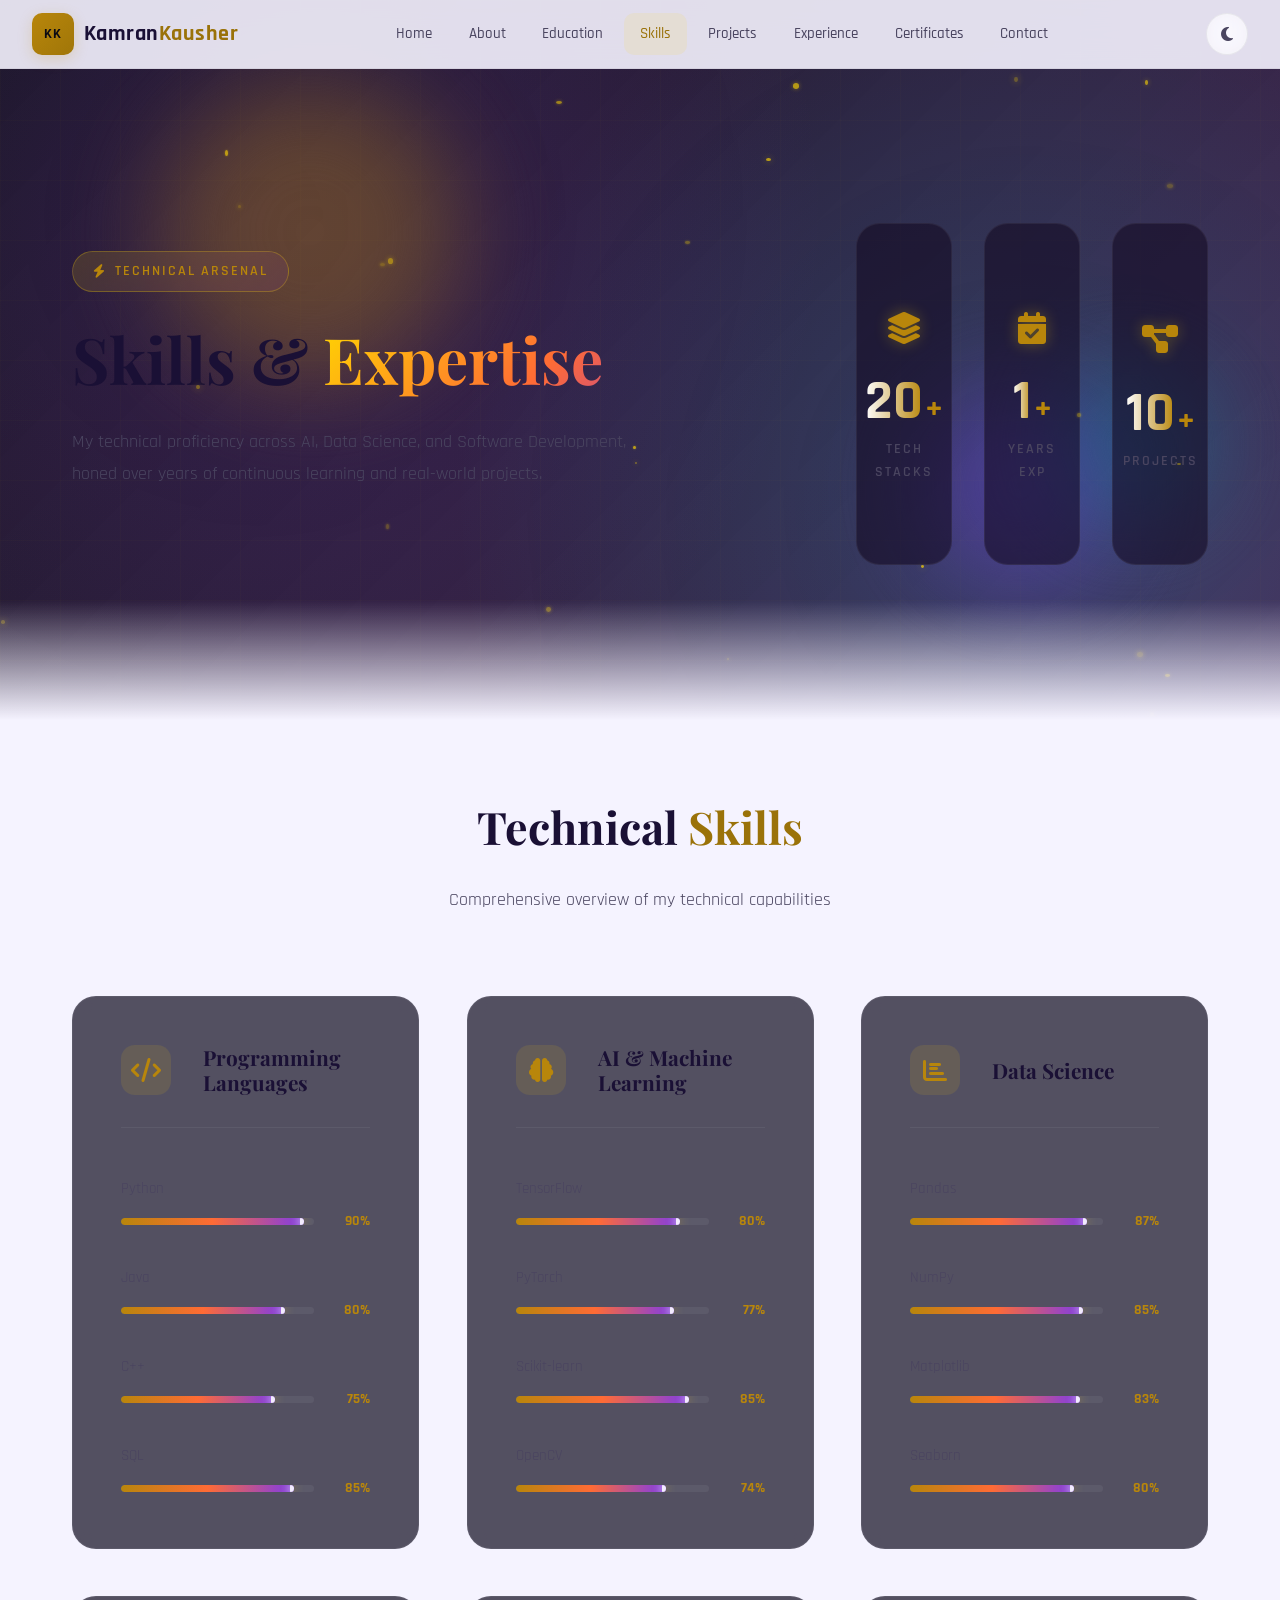
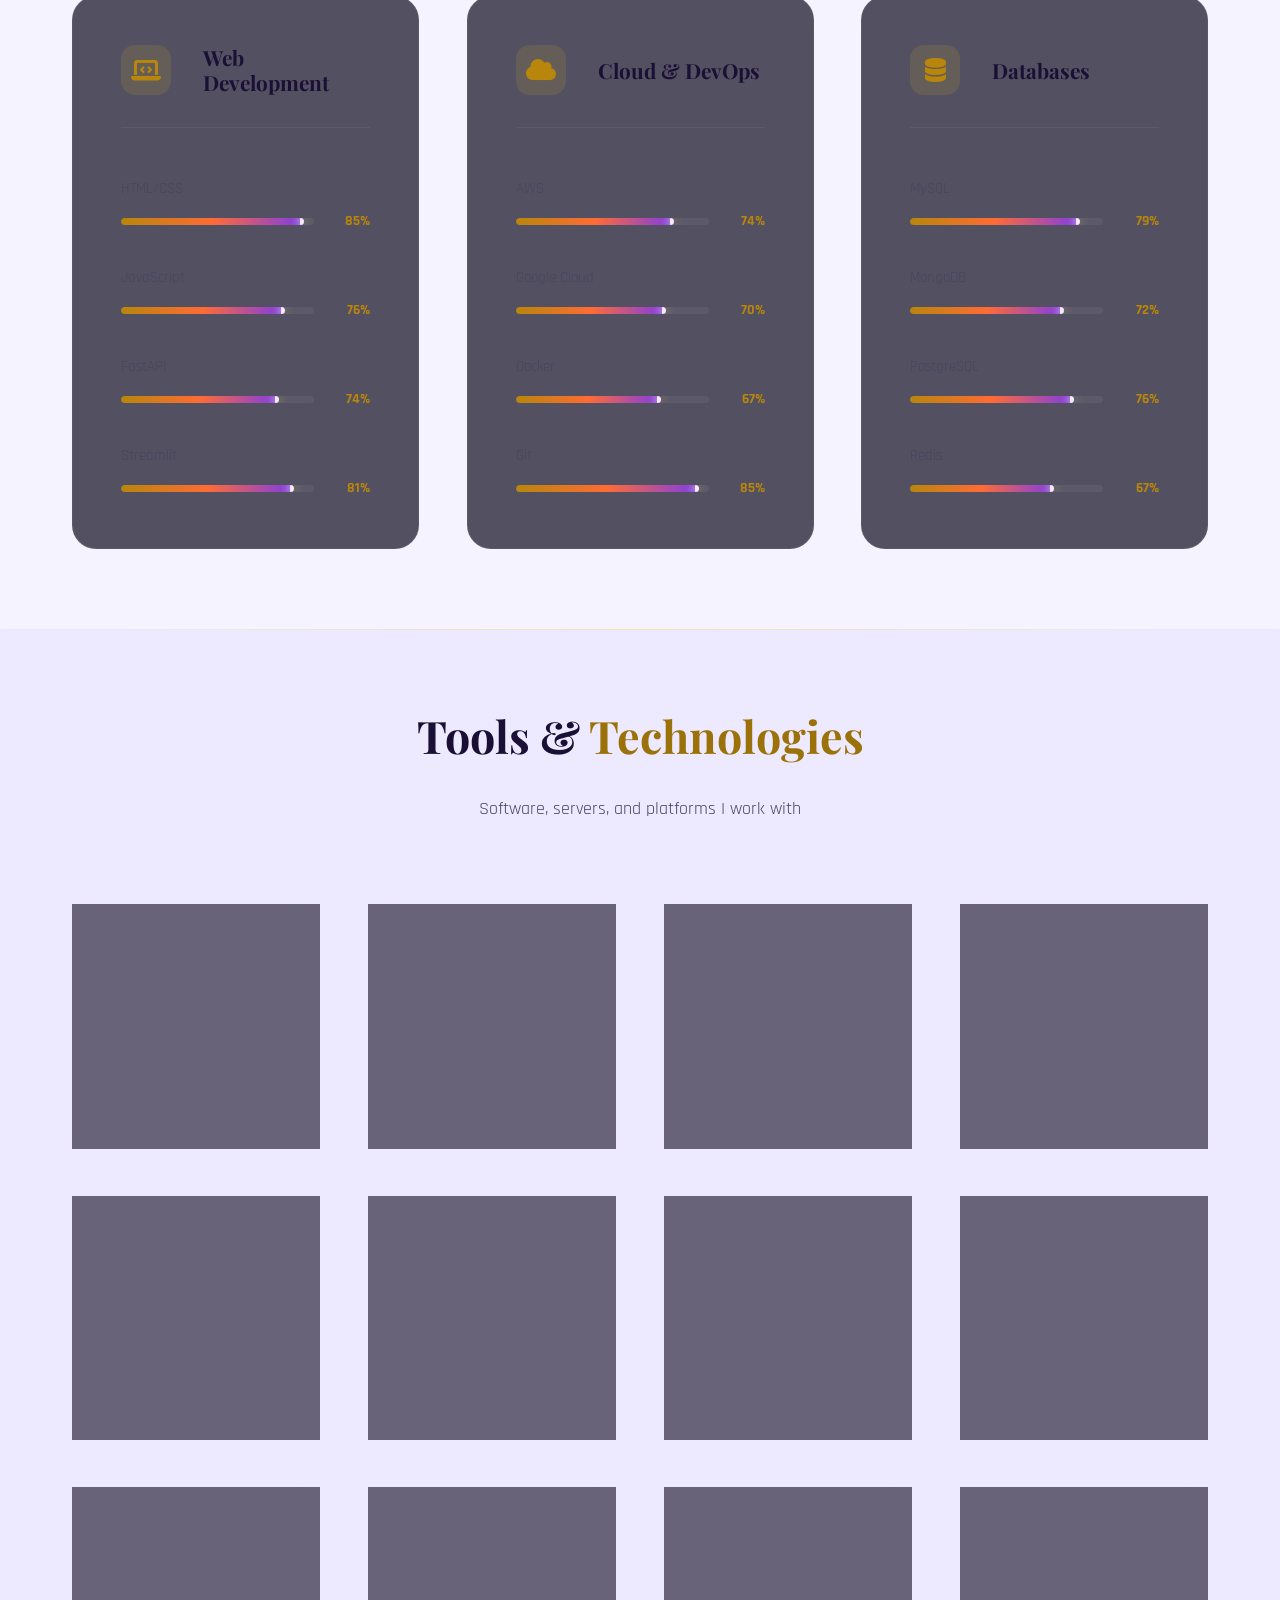
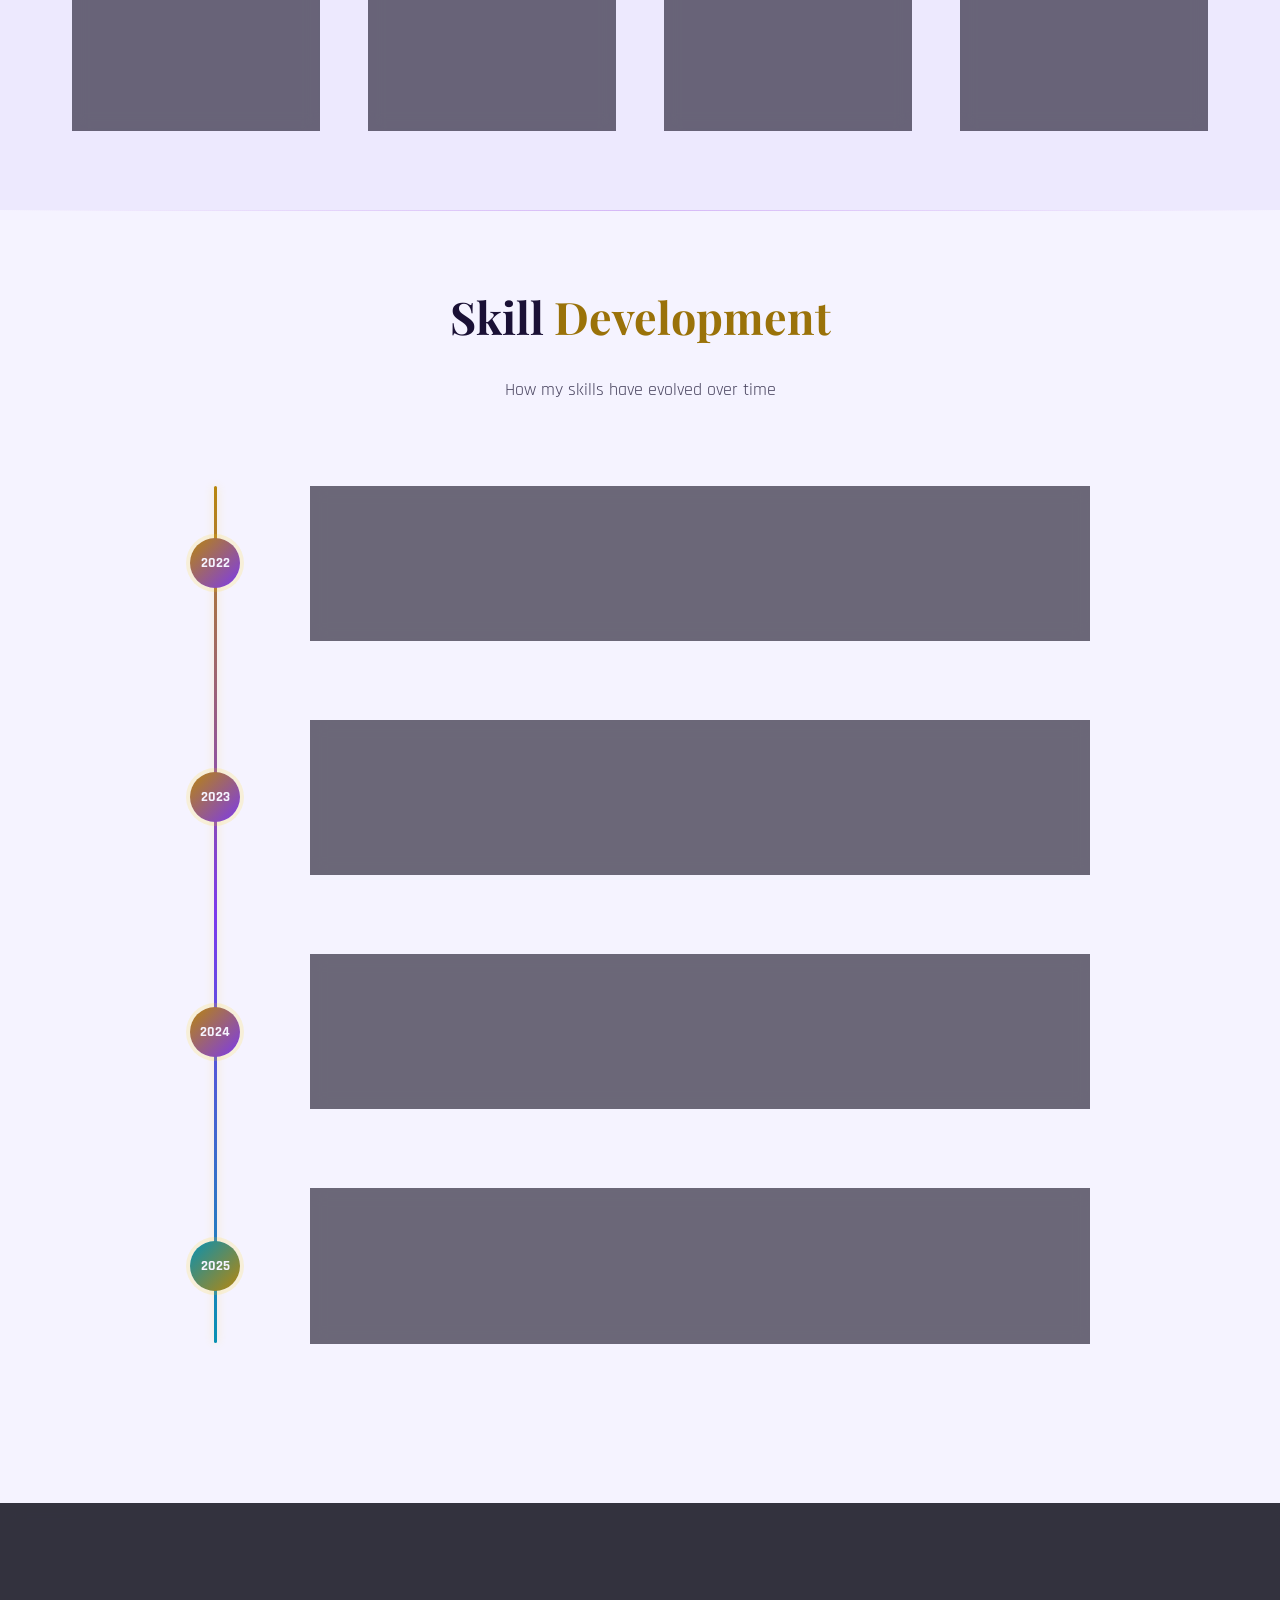
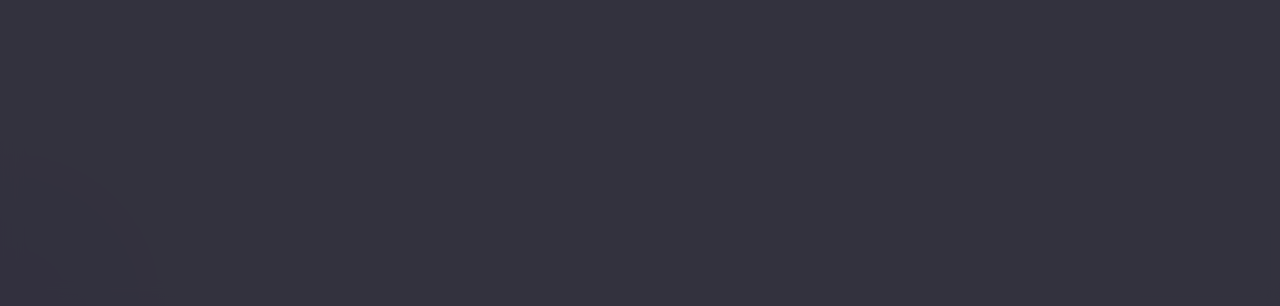
<file: skills.html>
<!DOCTYPE html>
<html lang="en">

<head>
    <meta charset="UTF-8">
    <meta name="viewport" content="width=device-width, initial-scale=1.0">
    <title>Skills | Kamran Kausher</title>
    <meta name="description"
        content="Technical skills and expertise of Kamran Kausher - Python, AI/ML, Data Science, Cloud, and more.">

    <!-- Fonts -->
    <link rel="preconnect" href="https://fonts.googleapis.com">
    <link rel="preconnect" href="https://fonts.gstatic.com" crossorigin>
    <link
        href="https://fonts.googleapis.com/css2?family=Playfair+Display:wght@400;500;600;700;800&family=Rajdhani:wght@300;400;500;600;700&display=swap"
        rel="stylesheet">

    <!-- Icons -->
    <link rel="stylesheet" href="https://cdnjs.cloudflare.com/ajax/libs/font-awesome/6.4.0/css/all.min.css">

    <!-- CSS -->
    <link rel="stylesheet" href="css/main.css">
    <link rel="stylesheet" href="css/animations.css">
    <link rel="stylesheet" href="css/skills.css">

    <!-- Favicon -->
    <link rel="icon" type="image/x-icon" href="assets/icons/favicon.ico">
</head>

<body>
    <!-- Navigation -->
    <nav class="main-nav">
        <div class="nav-container">
            <a href="index.html" class="logo">
                <span class="logo-icon">KK</span>
                <span class="logo-text">Kamran<span class="gold">Kausher</span></span>
            </a>

            <div class="nav-menu">
                <a href="index.html" class="nav-link">Home</a>
                <a href="about.html" class="nav-link">About</a>
                <a href="education.html" class="nav-link">Education</a>
                <a href="skills.html" class="nav-link active">Skills</a>
                <a href="projects.html" class="nav-link">Projects</a>
                <a href="experience.html" class="nav-link">Experience</a>
                <a href="certificates.html" class="nav-link">Certificates</a>
                <a href="contact.html" class="nav-link">Contact</a>
            </div>

            <div class="nav-actions">
                <button class="theme-toggle" id="themeToggle">
                    <i class="fas fa-moon"></i>
                </button>
                <button class="menu-toggle" id="menuToggle">
                    <i class="fas fa-bars"></i>
                </button>
            </div>
        </div>
    </nav>

    <!-- Main Content -->
    <main class="skills-page">
        <!-- Hero Section -->
        <section class="skills-hero">
            <div class="tech-grid"></div>
            <div class="floating-shapes">
                <div class="shape shape-1"></div>
                <div class="shape shape-2"></div>
                <div class="shape shape-3"></div>
            </div>
            <div class="container hero-content">
                <div class="hero-text">
                    <div class="hero-badge">
                        <i class="fas fa-bolt"></i>
                        Technical Arsenal
                    </div>
                    <h1 class="hero-title">
                        Skills &
                        <span class="animated-gradient-text">Expertise</span>
                    </h1>
                    <p class="hero-description">
                        My technical proficiency across AI, Data Science, and Software Development, honed over years of
                        continuous learning and real-world projects.
                    </p>
                </div>
                <div class="hero-stats">
                    <div class="stat-card">
                        <div class="stat-icon"><i class="fas fa-layer-group"></i></div>
                        <div class="stat-content">
                            <span class="number count-up" data-target="20">20</span>
                            <span class="plus">+</span>
                        </div>
                        <span class="label">Tech Stacks</span>
                        <div class="stat-glow"></div>
                    </div>
                    <div class="stat-card">
                        <div class="stat-icon"><i class="fas fa-calendar-check"></i></div>
                        <div class="stat-content">
                            <span class="number count-up" data-target="1">1</span>
                            <span class="plus">+</span>
                        </div>
                        <span class="label">Years Exp</span>
                        <div class="stat-glow" style="background: var(--accent-purple);"></div>
                    </div>
                    <div class="stat-card">
                        <div class="stat-icon"><i class="fas fa-project-diagram"></i></div>
                        <div class="stat-content">
                            <span class="number count-up" data-target="10">10</span>
                            <span class="plus">+</span>
                        </div>
                        <span class="label">Projects</span>
                        <div class="stat-glow" style="background: var(--accent-teal);"></div>
                    </div>
                </div>
            </div>
        </section>

        <!-- Skills Categories -->
        <section class="skills-section">
            <div class="container">
                <div class="section-header">
                    <h2>Technical <span class="gold">Skills</span></h2>
                    <p>Comprehensive overview of my technical capabilities</p>
                </div>

                <div class="skills-categories">
                    <!-- Programming Languages -->
                    <div class="category-card">
                        <div class="category-header">
                            <div class="category-icon">
                                <i class="fas fa-code"></i>
                            </div>
                            <h3>Programming Languages</h3>
                        </div>
                        <div class="skills-list">
                            <div class="skill-item">
                                <span class="skill-name">Python</span>
                                <div class="skill-level">
                                    <div class="level-bar">
                                        <div class="level-fill" data-width="95" style="width: 0%"></div>
                                    </div>
                                    <span class="level-percent">95%</span>
                                </div>
                            </div>
                            <div class="skill-item">
                                <span class="skill-name">Java</span>
                                <div class="skill-level">
                                    <div class="level-bar">
                                        <div class="level-fill" data-width="85" style="width: 0%"></div>
                                    </div>
                                    <span class="level-percent">85%</span>
                                </div>
                            </div>
                            <div class="skill-item">
                                <span class="skill-name">C++</span>
                                <div class="skill-level">
                                    <div class="level-bar">
                                        <div class="level-fill" data-width="80" style="width: 0%"></div>
                                    </div>
                                    <span class="level-percent">80%</span>
                                </div>
                            </div>
                            <div class="skill-item">
                                <span class="skill-name">SQL</span>
                                <div class="skill-level">
                                    <div class="level-bar">
                                        <div class="level-fill" data-width="90" style="width: 0%"></div>
                                    </div>
                                    <span class="level-percent">90%</span>
                                </div>
                            </div>
                        </div>
                    </div>

                    <!-- AI/ML -->
                    <div class="category-card">
                        <div class="category-header">
                            <div class="category-icon">
                                <i class="fas fa-brain"></i>
                            </div>
                            <h3>AI & Machine Learning</h3>
                        </div>
                        <div class="skills-list">
                            <div class="skill-item">
                                <span class="skill-name">TensorFlow</span>
                                <div class="skill-level">
                                    <div class="level-bar">
                                        <div class="level-fill" data-width="85" style="width: 0%"></div>
                                    </div>
                                    <span class="level-percent">85%</span>
                                </div>
                            </div>
                            <div class="skill-item">
                                <span class="skill-name">PyTorch</span>
                                <div class="skill-level">
                                    <div class="level-bar">
                                        <div class="level-fill" data-width="82" style="width: 0%"></div>
                                    </div>
                                    <span class="level-percent">82%</span>
                                </div>
                            </div>
                            <div class="skill-item">
                                <span class="skill-name">Scikit-learn</span>
                                <div class="skill-level">
                                    <div class="level-bar">
                                        <div class="level-fill" data-width="90" style="width: 0%"></div>
                                    </div>
                                    <span class="level-percent">90%</span>
                                </div>
                            </div>
                            <div class="skill-item">
                                <span class="skill-name">OpenCV</span>
                                <div class="skill-level">
                                    <div class="level-bar">
                                        <div class="level-fill" data-width="78" style="width: 0%"></div>
                                    </div>
                                    <span class="level-percent">78%</span>
                                </div>
                            </div>
                        </div>
                    </div>

                    <!-- Data Science -->
                    <div class="category-card">
                        <div class="category-header">
                            <div class="category-icon">
                                <i class="fas fa-chart-bar"></i>
                            </div>
                            <h3>Data Science</h3>
                        </div>
                        <div class="skills-list">
                            <div class="skill-item">
                                <span class="skill-name">Pandas</span>
                                <div class="skill-level">
                                    <div class="level-bar">
                                        <div class="level-fill" data-width="92" style="width: 0%"></div>
                                    </div>
                                    <span class="level-percent">92%</span>
                                </div>
                            </div>
                            <div class="skill-item">
                                <span class="skill-name">NumPy</span>
                                <div class="skill-level">
                                    <div class="level-bar">
                                        <div class="level-fill" data-width="90" style="width: 0%"></div>
                                    </div>
                                    <span class="level-percent">90%</span>
                                </div>
                            </div>
                            <div class="skill-item">
                                <span class="skill-name">Matplotlib</span>
                                <div class="skill-level">
                                    <div class="level-bar">
                                        <div class="level-fill" data-width="88" style="width: 0%"></div>
                                    </div>
                                    <span class="level-percent">88%</span>
                                </div>
                            </div>
                            <div class="skill-item">
                                <span class="skill-name">Seaborn</span>
                                <div class="skill-level">
                                    <div class="level-bar">
                                        <div class="level-fill" data-width="85" style="width: 0%"></div>
                                    </div>
                                    <span class="level-percent">85%</span>
                                </div>
                            </div>
                        </div>
                    </div>

                    <!-- Web Development -->
                    <div class="category-card">
                        <div class="category-header">
                            <div class="category-icon">
                                <i class="fas fa-laptop-code"></i>
                            </div>
                            <h3>Web Development</h3>
                        </div>
                        <div class="skills-list">
                            <div class="skill-item">
                                <span class="skill-name">HTML/CSS</span>
                                <div class="skill-level">
                                    <div class="level-bar">
                                        <div class="level-fill" data-width="95" style="width: 0%"></div>
                                    </div>
                                    <span class="level-percent">95%</span>
                                </div>
                            </div>
                            <div class="skill-item">
                                <span class="skill-name">JavaScript</span>
                                <div class="skill-level">
                                    <div class="level-bar">
                                        <div class="level-fill" data-width="85" style="width: 0%"></div>
                                    </div>
                                    <span class="level-percent">85%</span>
                                </div>
                            </div>
                            <div class="skill-item">
                                <span class="skill-name">FastAPI</span>
                                <div class="skill-level">
                                    <div class="level-bar">
                                        <div class="level-fill" data-width="82" style="width: 0%"></div>
                                    </div>
                                    <span class="level-percent">82%</span>
                                </div>
                            </div>
                            <div class="skill-item">
                                <span class="skill-name">Streamlit</span>
                                <div class="skill-level">
                                    <div class="level-bar">
                                        <div class="level-fill" data-width="90" style="width: 0%"></div>
                                    </div>
                                    <span class="level-percent">90%</span>
                                </div>
                            </div>
                        </div>
                    </div>

                    <!-- Cloud & DevOps -->
                    <div class="category-card">
                        <div class="category-header">
                            <div class="category-icon">
                                <i class="fas fa-cloud"></i>
                            </div>
                            <h3>Cloud & DevOps</h3>
                        </div>
                        <div class="skills-list">
                            <div class="skill-item">
                                <span class="skill-name">AWS</span>
                                <div class="skill-level">
                                    <div class="level-bar">
                                        <div class="level-fill" data-width="82" style="width: 0%"></div>
                                    </div>
                                    <span class="level-percent">82%</span>
                                </div>
                            </div>
                            <div class="skill-item">
                                <span class="skill-name">Google Cloud</span>
                                <div class="skill-level">
                                    <div class="level-bar">
                                        <div class="level-fill" data-width="78" style="width: 0%"></div>
                                    </div>
                                    <span class="level-percent">78%</span>
                                </div>
                            </div>
                            <div class="skill-item">
                                <span class="skill-name">Docker</span>
                                <div class="skill-level">
                                    <div class="level-bar">
                                        <div class="level-fill" data-width="75" style="width: 0%"></div>
                                    </div>
                                    <span class="level-percent">75%</span>
                                </div>
                            </div>
                            <div class="skill-item">
                                <span class="skill-name">Git</span>
                                <div class="skill-level">
                                    <div class="level-bar">
                                        <div class="level-fill" data-width="95" style="width: 0%"></div>
                                    </div>
                                    <span class="level-percent">95%</span>
                                </div>
                            </div>
                        </div>
                    </div>

                    <!-- Databases -->
                    <div class="category-card">
                        <div class="category-header">
                            <div class="category-icon">
                                <i class="fas fa-database"></i>
                            </div>
                            <h3>Databases</h3>
                        </div>
                        <div class="skills-list">
                            <div class="skill-item">
                                <span class="skill-name">MySQL</span>
                                <div class="skill-level">
                                    <div class="level-bar">
                                        <div class="level-fill" data-width="88" style="width: 0%"></div>
                                    </div>
                                    <span class="level-percent">88%</span>
                                </div>
                            </div>
                            <div class="skill-item">
                                <span class="skill-name">MongoDB</span>
                                <div class="skill-level">
                                    <div class="level-bar">
                                        <div class="level-fill" data-width="80" style="width: 0%"></div>
                                    </div>
                                    <span class="level-percent">80%</span>
                                </div>
                            </div>
                            <div class="skill-item">
                                <span class="skill-name">PostgreSQL</span>
                                <div class="skill-level">
                                    <div class="level-bar">
                                        <div class="level-fill" data-width="85" style="width: 0%"></div>
                                    </div>
                                    <span class="level-percent">85%</span>
                                </div>
                            </div>
                            <div class="skill-item">
                                <span class="skill-name">Redis</span>
                                <div class="skill-level">
                                    <div class="level-bar">
                                        <div class="level-fill" data-width="75" style="width: 0%"></div>
                                    </div>
                                    <span class="level-percent">75%</span>
                                </div>
                            </div>
                        </div>
                    </div>
                </div>
            </div>
        </section>

        <!-- Tools & Technologies -->
        <section class="tools-section">
            <div class="container">
                <div class="section-header">
                    <h2>Tools & <span class="gold">Technologies</span></h2>
                    <p>Software, servers, and platforms I work with</p>
                </div>

                <div class="tools-grid">
                    <div class="tool-card">
                        <div class="tool-icon" style="color: #3776AB;">
                            <i class="fab fa-python"></i>
                        </div>
                        <h4>Python</h4>
                        <p>Primary Language</p>
                    </div>

                    <div class="tool-card">
                        <div class="tool-icon" style="color: #009688;">
                            <i class="fas fa-server"></i>
                        </div>
                        <h4>FastAPI</h4>
                        <p>High-perf API</p>
                    </div>

                    <div class="tool-card uvicorn-card">
                        <div class="tool-icon" style="color: #ed2945; text-shadow: 0 0 15px rgba(237, 41, 69, 0.4);">
                            <i class="fas fa-horse-head"></i>
                        </div>
                        <h4>Uvicorn</h4>
                        <p>ASGI Web Server</p>
                    </div>

                    <div class="tool-card">
                        <div class="tool-icon" style="color: #FF4B4B;">
                            <i class="fas fa-chart-line"></i>
                        </div>
                        <h4>Streamlit</h4>
                        <p>Interactive Apps</p>
                    </div>

                    <div class="tool-card">
                        <div class="tool-icon" style="color: #F8991D;">
                            <i class="fab fa-aws"></i>
                        </div>
                        <h4>AWS</h4>
                        <p>Cloud Computing</p>
                    </div>

                    <div class="tool-card">
                        <div class="tool-icon" style="color: #2496ED;">
                            <i class="fab fa-docker"></i>
                        </div>
                        <h4>Docker</h4>
                        <p>Containerization</p>
                    </div>

                    <div class="tool-card">
                        <div class="tool-icon" style="color: #F05032;">
                            <i class="fab fa-git-alt"></i>
                        </div>
                        <h4>Git</h4>
                        <p>Version Control</p>
                    </div>

                    <div class="tool-card">
                        <div class="tool-icon" style="color: #336791;">
                            <i class="fas fa-database"></i>
                        </div>
                        <h4>PostgreSQL</h4>
                        <p>Relational DB</p>
                    </div>

                    <div class="tool-card">
                        <div class="tool-icon" style="color: #007ACC;">
                            <i class="fas fa-code"></i>
                        </div>
                        <h4>VS Code</h4>
                        <p>Code Editor</p>
                    </div>

                    <div class="tool-card">
                        <div class="tool-icon" style="color: #E95420;">
                            <i class="fab fa-ubuntu"></i>
                        </div>
                        <h4>Linux / Ubuntu</h4>
                        <p>OS & Servers</p>
                    </div>

                    <div class="tool-card">
                        <div class="tool-icon" style="color: #4285F4;">
                            <i class="fab fa-google"></i>
                        </div>
                        <h4>GCP</h4>
                        <p>Google Cloud</p>
                    </div>

                    <div class="tool-card">
                        <div class="tool-icon" style="color: #F37626;">
                            <i class="fas fa-book"></i>
                        </div>
                        <h4>Jupyter</h4>
                        <p>Notebooks</p>
                    </div>
                </div>
            </div>
        </section>

        <!-- Skill Development -->
        <section class="development-section">
            <div class="container">
                <div class="section-header">
                    <h2>Skill <span class="gold">Development</span></h2>
                    <p>How my skills have evolved over time</p>
                </div>

                <div class="development-timeline">
                    <div class="timeline-item">
                        <div class="timeline-year">2022</div>
                        <div class="timeline-content">
                            <h4>Foundation Building</h4>
                            <p>Python, Java, DSA, Database Systems</p>
                        </div>
                    </div>

                    <div class="timeline-item">
                        <div class="timeline-year">2023</div>
                        <div class="timeline-content">
                            <h4>ML Specialization</h4>
                            <p>Machine Learning, Data Analysis, Cloud Basics</p>
                        </div>
                    </div>

                    <div class="timeline-item">
                        <div class="timeline-year">2024</div>
                        <div class="timeline-content">
                            <h4>Advanced AI</h4>
                            <p>Deep Learning, Generative AI, MLOps</p>
                        </div>
                    </div>

                    <div class="timeline-item current">
                        <div class="timeline-year">2025</div>
                        <div class="timeline-content">
                            <h4>Production Systems</h4>
                            <p>Cloud Architecture, System Design, Scaling</p>
                        </div>
                    </div>
                </div>
            </div>
        </section>

        <!-- Footer -->
        <footer class="main-footer">
            <div class="container">
                <div class="footer-content">
                    <div class="footer-brand">
                        <a href="index.html" class="logo">
                            <span class="logo-icon">KK</span>
                            <span class="logo-text">Kamran<span class="gold">Kausher</span></span>
                        </a>
                        <p class="footer-tagline">
                            Transforming data into intelligence, one model at a time
                        </p>
                    </div>

                    <div class="footer-links">
                        <div class="link-group">
                            <h4>Explore</h4>
                            <a href="about.html">About</a>
                            <a href="projects.html">Projects</a>
                            <a href="experience.html">Experience</a>
                        </div>

                        <div class="link-group">
                            <h4>Connect</h4>
                            <a href="contact.html">Contact</a>
                            <a href="https://linkedin.com" target="_blank">LinkedIn</a>
                            <a href="https://github.com" target="_blank">GitHub</a>
                        </div>

                        <div class="link-group">
                            <h4>Resources</h4>
                            <a href="certificates.html">Certificates</a>
                            <a href="education.html">Education</a>
                            <a href="skills.html">Skills</a>
                        </div>
                    </div>
                </div>

                <div class="footer-bottom">
                    <p>&copy; 2025 Kamran Kausher. All rights reserved.</p>
                    <p>Built with <span class="heart">❤️</span> & cutting-edge tech</p>
                </div>
            </div>
        </footer>
    </main>

    <!-- JavaScript -->
    <script src="js/main.js"></script>
    <script src="js/effects.js"></script>
    <script src="js/pages/skills.js"></script>
</body>

</html>
</file>
<file: css/main.css>
/* ===== CSS Variables (Dark Theme — Default) ===== */
:root {
    --bg-primary: #050510;
    --bg-secondary: #0f0a1e;
    --bg-tertiary: #1a0f2e;
    --bg-gradient: linear-gradient(135deg, #050510 0%, #0f0a1e 40%, #1a0f2e 100%);
    --bg-card: rgba(15, 10, 30, 0.6);
    --bg-card-hover: rgba(25, 15, 45, 0.8);

    /* Gold & Accent Colors */
    --gold-primary: #FFD700;
    --gold-secondary: #F4B400;
    --gold-glow: rgba(255, 215, 0, 0.25);
    --accent-purple: #8A2BE2;
    --accent-teal: #00D4FF;
    --accent-pink: #FF6B9D;
    --accent-emerald: #00C896;

    /* Text Colors */
    --text-primary: #f0f0f5;
    --text-secondary: #b0adc0;
    --text-gold: var(--gold-primary);
    --text-muted: #6e6a80;

    /* Borders & Shadows */
    --border-color: rgba(255, 215, 0, 0.12);
    --border-subtle: rgba(255, 255, 255, 0.06);
    --shadow-sm: 0 4px 12px rgba(0, 0, 0, 0.4);
    --shadow-md: 0 8px 32px rgba(0, 0, 0, 0.5);
    --shadow-lg: 0 20px 60px rgba(0, 0, 0, 0.6);
    --gold-glow-shadow: 0 0 30px var(--gold-glow);
    --card-glow: 0 0 40px rgba(138, 43, 226, 0.1);

    /* Glass */
    --glass-bg: rgba(15, 10, 30, 0.5);
    --glass-border: rgba(255, 255, 255, 0.08);
    --glass-blur: blur(20px);
    --nav-bg: rgba(5, 5, 16, 0.85);

    /* Spacing */
    --space-xs: 0.5rem;
    --space-sm: 1rem;
    --space-md: 2rem;
    --space-lg: 3rem;
    --space-xl: 5rem;
    --space-2xl: 8rem;

    /* Typography */
    --font-primary: 'Playfair Display', serif;
    --font-secondary: 'Rajdhani', sans-serif;

    /* Transitions */
    --transition-fast: 0.2s cubic-bezier(0.4, 0, 0.2, 1);
    --transition-medium: 0.4s cubic-bezier(0.4, 0, 0.2, 1);
    --transition-slow: 0.8s cubic-bezier(0.4, 0, 0.2, 1);

    /* Border Radius */
    --radius-sm: 10px;
    --radius-md: 16px;
    --radius-lg: 24px;
    --radius-xl: 32px;
    --radius-full: 50%;
}

/* ===== Light Theme ===== */
body.light-theme {
    --bg-primary: #f5f3ff;
    --bg-secondary: #ede9fe;
    --bg-tertiary: #e2ddf5;
    --bg-gradient: linear-gradient(135deg, #f5f3ff 0%, #ede9fe 40%, #e8e3f8 100%);
    --bg-card: rgba(255, 255, 255, 0.65);
    --bg-card-hover: rgba(255, 255, 255, 0.85);

    --gold-primary: #B8860B;
    --gold-secondary: #A07608;
    --gold-glow: rgba(184, 134, 11, 0.2);
    --accent-purple: #7C3AED;
    --accent-teal: #0891B2;

    --text-primary: #1a1035;
    --text-secondary: #4a4560;
    --text-gold: #9A7209;
    --text-muted: #8a85a0;

    --border-color: rgba(184, 134, 11, 0.2);
    --border-subtle: rgba(0, 0, 0, 0.06);
    --shadow-sm: 0 4px 12px rgba(100, 80, 160, 0.08);
    --shadow-md: 0 8px 32px rgba(100, 80, 160, 0.1);
    --shadow-lg: 0 20px 60px rgba(100, 80, 160, 0.15);
    --gold-glow-shadow: 0 0 30px rgba(184, 134, 11, 0.15);
    --card-glow: 0 0 40px rgba(124, 58, 237, 0.06);

    --glass-bg: rgba(255, 255, 255, 0.5);
    --glass-border: rgba(0, 0, 0, 0.06);
    --glass-blur: blur(20px);
    --nav-bg: rgba(245, 243, 255, 0.9);
}

/* ===== Base Reset ===== */
*, *::before, *::after {
    margin: 0;
    padding: 0;
    box-sizing: border-box;
}

html {
    scroll-behavior: smooth;
    font-size: 16px;
}

body {
    font-family: var(--font-secondary);
    background: var(--bg-gradient);
    color: var(--text-primary);
    line-height: 1.7;
    overflow-x: hidden;
    min-height: 100vh;
    transition: background 0.6s ease, color 0.4s ease;
}

::selection {
    background: var(--gold-primary);
    color: var(--bg-primary);
}

img { max-width: 100%; display: block; }
a { color: inherit; }

/* ===== Typography ===== */
h1, h2, h3, h4, h5 {
    font-family: var(--font-primary);
    font-weight: 700;
    line-height: 1.2;
    color: var(--text-primary);
}

h1 {
    font-size: clamp(2.5rem, 5vw, 4rem);
    margin-bottom: var(--space-md);
}

h2 {
    font-size: clamp(2rem, 4vw, 2.8rem);
    margin-bottom: var(--space-md);
}

h3 {
    font-size: clamp(1.3rem, 2.5vw, 1.8rem);
    margin-bottom: var(--space-sm);
}

p {
    margin-bottom: var(--space-sm);
    color: var(--text-secondary);
}

.gold { color: var(--text-gold); }

.gradient-text {
    background: linear-gradient(135deg, var(--gold-primary) 0%, var(--accent-teal) 100%);
    -webkit-background-clip: text;
    background-clip: text;
    color: transparent;
}

/* ===== Layout ===== */
.container {
    max-width: 1200px;
    margin: 0 auto;
    padding: 0 var(--space-md);
}

section {
    padding: var(--space-xl) var(--space-md);
    position: relative;
}

/* ===== Navigation ===== */
.main-nav {
    position: fixed;
    top: 0;
    width: 100%;
    z-index: 1000;
    background: var(--nav-bg);
    backdrop-filter: blur(24px);
    -webkit-backdrop-filter: blur(24px);
    border-bottom: 1px solid var(--glass-border);
    transition: background 0.4s ease, box-shadow 0.4s ease, transform 0.4s ease;
}

.main-nav.scrolled {
    background: var(--nav-bg);
    box-shadow: 0 4px 30px rgba(0,0,0,0.3);
}

.nav-container {
    display: flex;
    justify-content: space-between;
    align-items: center;
    padding: 0.8rem var(--space-md);
    max-width: 1400px;
    margin: 0 auto;
}

.logo {
    display: flex;
    align-items: center;
    text-decoration: none;
    gap: 0.6rem;
    font-size: 1.4rem;
    font-weight: 700;
}

.logo-icon {
    display: inline-flex;
    align-items: center;
    justify-content: center;
    width: 42px;
    height: 42px;
    background: linear-gradient(135deg, var(--gold-primary), var(--gold-secondary));
    color: #0a0a14;
    border-radius: var(--radius-sm);
    font-weight: 800;
    font-size: 0.9rem;
    letter-spacing: 1px;
    box-shadow: 0 4px 15px var(--gold-glow);
    transition: transform var(--transition-fast);
}

.logo:hover .logo-icon {
    transform: rotate(-8deg) scale(1.05);
}

.logo-text {
    color: var(--text-primary);
    letter-spacing: 0.5px;
}

.nav-menu {
    display: flex;
    gap: 0.3rem;
}

.nav-link {
    color: var(--text-secondary);
    text-decoration: none;
    font-weight: 500;
    font-size: 0.95rem;
    padding: 0.5rem 1rem;
    border-radius: var(--radius-sm);
    transition: all var(--transition-fast);
    position: relative;
}

.nav-link:hover {
    color: var(--text-gold);
    background: rgba(255, 215, 0, 0.06);
}

.nav-link.active {
    color: var(--text-gold);
    background: rgba(255, 215, 0, 0.1);
}

.nav-actions {
    display: flex;
    gap: 0.6rem;
    align-items: center;
}

.theme-toggle, .menu-toggle {
    background: var(--glass-bg);
    border: 1px solid var(--glass-border);
    color: var(--text-secondary);
    width: 42px;
    height: 42px;
    border-radius: var(--radius-full);
    display: flex;
    align-items: center;
    justify-content: center;
    cursor: pointer;
    transition: all var(--transition-fast);
    font-size: 1rem;
    backdrop-filter: blur(10px);
}

.theme-toggle:hover, .menu-toggle:hover {
    border-color: var(--gold-primary);
    color: var(--gold-primary);
    box-shadow: var(--gold-glow-shadow);
    transform: rotate(15deg);
}

.menu-toggle {
    display: none;
}

/* ===== Hero Section ===== */
.hero {
    min-height: 100vh;
    display: flex;
    flex-direction: column;
    justify-content: center;
    align-items: center;
    position: relative;
    padding-top: 80px;
    overflow: hidden;
}

.hero::before {
    content: '';
    position: absolute;
    top: -50%;
    left: -50%;
    width: 200%;
    height: 200%;
    background: radial-gradient(circle at 20% 50%, rgba(138, 43, 226, 0.08) 0%, transparent 50%),
                radial-gradient(circle at 80% 20%, rgba(0, 212, 255, 0.06) 0%, transparent 50%),
                radial-gradient(circle at 50% 80%, rgba(255, 215, 0, 0.04) 0%, transparent 50%);
    animation: heroGlow 15s ease-in-out infinite alternate;
    pointer-events: none;
}

@keyframes heroGlow {
    0% { transform: translate(0, 0) scale(1); }
    100% { transform: translate(-3%, -3%) scale(1.05); }
}

.hero > .hero-content {
    display: grid;
    grid-template-columns: 1fr 1fr;
    gap: var(--space-xl);
    align-items: center;
    max-width: 1200px;
    margin: 0 auto;
    padding: var(--space-xl) var(--space-md);
    position: relative;
    z-index: 2;
}

.hero-text { text-align: left; }

.hero-greeting {
    display: inline-block;
    font-size: 1.1rem;
    color: var(--gold-primary);
    font-weight: 600;
    letter-spacing: 3px;
    text-transform: uppercase;
    margin-bottom: var(--space-sm);
    opacity: 0;
    animation: fadeSlideUp 0.8s 0.2s forwards;
}

.hero-title {
    font-size: clamp(2.8rem, 5vw, 4.5rem);
    margin-bottom: var(--space-sm);
    line-height: 1.1;
    opacity: 0;
    animation: fadeSlideUp 0.8s 0.4s forwards;
}

.hero-subtitle {
    font-size: 1.2rem;
    margin-bottom: var(--space-lg);
    color: var(--text-secondary);
    max-width: 480px;
    opacity: 0;
    animation: fadeSlideUp 0.8s 0.6s forwards;
}

.hero-cta {
    display: flex;
    gap: var(--space-sm);
    opacity: 0;
    animation: fadeSlideUp 0.8s 0.8s forwards;
}

.hero-stats {
    display: flex;
    gap: var(--space-lg);
    margin-top: var(--space-lg);
    opacity: 0;
    animation: fadeSlideUp 0.8s 1s forwards;
}

.stat-item {
    text-align: center;
}

.stat-number {
    font-family: var(--font-primary);
    font-size: 2.5rem;
    font-weight: 800;
    color: var(--gold-primary);
    line-height: 1;
}

.stat-label {
    font-size: 0.85rem;
    color: var(--text-muted);
    text-transform: uppercase;
    letter-spacing: 1px;
    margin-top: 0.3rem;
}

.hero-visual {
    position: relative;
    height: 450px;
    display: flex;
    align-items: center;
    justify-content: center;
    perspective: 1000px;
}

/* Animated Tech Orb */
.tech-sphere {
    width: 320px;
    height: 320px;
    border-radius: 50%;
    position: relative;
    animation: float 6s ease-in-out infinite;
    transform-style: preserve-3d;
}

.tech-sphere::before {
    content: '';
    position: absolute;
    inset: 0;
    border-radius: 50%;
    background: radial-gradient(circle at 35% 35%,
        rgba(138, 43, 226, 0.5),
        rgba(0, 212, 255, 0.2) 50%,
        transparent 70%);
    box-shadow:
        inset 0 0 60px rgba(138, 43, 226, 0.3),
        0 0 80px rgba(138, 43, 226, 0.2),
        0 0 120px rgba(0, 212, 255, 0.1);
    animation: spherePulse 4s ease-in-out infinite alternate;
}

.tech-sphere::after {
    content: '';
    position: absolute;
    top: 15%;
    left: 20%;
    width: 35%;
    height: 35%;
    border-radius: 50%;
    background: radial-gradient(circle, rgba(255, 215, 0, 0.4), transparent);
    filter: blur(12px);
    animation: orbFloat 5s ease-in-out infinite;
}

@keyframes spherePulse {
    0% { box-shadow: inset 0 0 60px rgba(138,43,226,0.3), 0 0 80px rgba(138,43,226,0.15); }
    100% { box-shadow: inset 0 0 80px rgba(138,43,226,0.4), 0 0 120px rgba(0,212,255,0.2); }
}

@keyframes orbFloat {
    0%, 100% { transform: translate(0, 0); }
    33% { transform: translate(15px, -20px); }
    66% { transform: translate(-10px, 10px); }
}

/* Orbit Rings */
.orbit-ring {
    position: absolute;
    border: 1px solid rgba(255, 215, 0, 0.15);
    border-radius: 50%;
    animation: orbitSpin linear infinite;
}

.orbit-ring:nth-child(1) {
    width: 380px; height: 380px;
    animation-duration: 18s;
    border-color: rgba(138, 43, 226, 0.15);
}
.orbit-ring:nth-child(2) {
    width: 440px; height: 440px;
    animation-duration: 25s;
    animation-direction: reverse;
    border-color: rgba(0, 212, 255, 0.1);
}
.orbit-ring:nth-child(3) {
    width: 500px; height: 500px;
    animation-duration: 35s;
    border-color: rgba(255, 215, 0, 0.08);
}

.orbit-dot {
    position: absolute;
    width: 8px;
    height: 8px;
    border-radius: 50%;
    background: var(--gold-primary);
    box-shadow: 0 0 10px var(--gold-glow);
    top: -4px;
    left: 50%;
}

@keyframes orbitSpin {
    0% { transform: rotate(0deg); }
    100% { transform: rotate(360deg); }
}

.scroll-indicator {
    position: absolute;
    bottom: var(--space-lg);
    display: flex;
    flex-direction: column;
    align-items: center;
    gap: var(--space-xs);
    animation: bounce 2s infinite;
    z-index: 2;
}

.mouse {
    width: 28px;
    height: 44px;
    border: 2px solid var(--border-color);
    border-radius: 20px;
    display: flex;
    justify-content: center;
    padding-top: 8px;
}

.wheel {
    width: 3px;
    height: 8px;
    background: var(--gold-primary);
    border-radius: 2px;
    animation: scroll 2s infinite;
}

/* ===== Quick Links / Card Grid ===== */
.quick-links {
    position: relative;
    padding: var(--space-2xl) var(--space-md);
}

.section-header {
    text-align: center;
    margin-bottom: var(--space-xl);
}

.section-header p {
    font-size: 1.1rem;
    max-width: 600px;
    margin: 0 auto;
}

.links-grid {
    display: grid;
    grid-template-columns: repeat(auto-fit, minmax(260px, 1fr));
    gap: var(--space-md);
    max-width: 1200px;
    margin: 0 auto;
}

.link-card {
    background: var(--glass-bg);
    border: 1px solid var(--glass-border);
    border-radius: var(--radius-lg);
    padding: var(--space-lg);
    text-decoration: none;
    color: var(--text-primary);
    display: flex;
    flex-direction: column;
    align-items: center;
    text-align: center;
    backdrop-filter: var(--glass-blur);
    -webkit-backdrop-filter: var(--glass-blur);
    transition: all var(--transition-medium);
    position: relative;
    overflow: hidden;
    transform: translateZ(0);
}

.link-card::before {
    content: '';
    position: absolute;
    inset: 0;
    background: linear-gradient(135deg, transparent, rgba(255, 215, 0, 0.03));
    opacity: 0;
    transition: opacity var(--transition-medium);
}

.link-card:hover {
    transform: translateY(-12px) scale(1.02);
    border-color: var(--gold-primary);
    box-shadow: var(--shadow-lg), var(--gold-glow-shadow);
}

.link-card:hover::before { opacity: 1; }

.card-icon {
    font-size: 2.8rem;
    color: var(--gold-primary);
    margin-bottom: var(--space-md);
    transition: transform var(--transition-medium);
}

.link-card:hover .card-icon {
    transform: scale(1.15) rotateY(15deg);
}

/* ===== Buttons ===== */
.btn {
    padding: 0.85rem 2.2rem;
    border-radius: var(--radius-md);
    font-weight: 600;
    font-size: 1rem;
    text-decoration: none;
    display: inline-flex;
    align-items: center;
    gap: 0.5rem;
    transition: all var(--transition-medium);
    border: 2px solid transparent;
    cursor: pointer;
    font-family: var(--font-secondary);
    position: relative;
    overflow: hidden;
}

.btn::after {
    content: '';
    position: absolute;
    inset: 0;
    background: linear-gradient(135deg, transparent, rgba(255,255,255,0.15), transparent);
    transform: translateX(-100%);
    transition: transform 0.5s ease;
}

.btn:hover::after {
    transform: translateX(100%);
}

.btn-primary {
    background: linear-gradient(135deg, var(--gold-primary), var(--gold-secondary));
    color: #0a0a14;
    box-shadow: 0 4px 20px var(--gold-glow);
}

.btn-primary:hover {
    transform: translateY(-3px);
    box-shadow: 0 8px 30px var(--gold-glow);
}

.btn-outline {
    background: transparent;
    color: var(--gold-primary);
    border-color: var(--gold-primary);
}

.btn-outline:hover {
    background: var(--gold-primary);
    color: #0a0a14;
    transform: translateY(-3px);
    box-shadow: 0 8px 30px var(--gold-glow);
}

/* ===== Footer ===== */
.main-footer {
    background: rgba(5, 5, 16, 0.8);
    backdrop-filter: blur(10px);
    border-top: 1px solid var(--glass-border);
    padding: var(--space-xl) var(--space-md) var(--space-md);
    position: relative;
}

.footer-content {
    display: grid;
    grid-template-columns: 1.2fr 2fr;
    gap: var(--space-xl);
    max-width: 1200px;
    margin: 0 auto var(--space-lg);
}

.footer-brand .logo { margin-bottom: var(--space-sm); }

.footer-tagline {
    color: var(--text-muted);
    font-size: 0.9rem;
}

.footer-links {
    display: grid;
    grid-template-columns: repeat(3, 1fr);
    gap: var(--space-lg);
}

.link-group h4 {
    color: var(--gold-primary);
    margin-bottom: var(--space-md);
    font-size: 1rem;
}

.link-group a {
    display: block;
    color: var(--text-secondary);
    text-decoration: none;
    margin-bottom: var(--space-xs);
    transition: all var(--transition-fast);
    font-size: 0.95rem;
}

.link-group a:hover {
    color: var(--gold-primary);
    transform: translateX(5px);
}

.footer-bottom {
    text-align: center;
    padding-top: var(--space-lg);
    border-top: 1px solid var(--glass-border);
    color: var(--text-muted);
    display: flex;
    justify-content: space-between;
    max-width: 1200px;
    margin: 0 auto;
    font-size: 0.9rem;
}

.heart {
    color: #ff4757;
    animation: heartbeat 1.5s infinite;
    display: inline-block;
}

/* ===== Page Transition Overlay ===== */
.page-transition-overlay {
    position: fixed;
    inset: 0;
    z-index: 9999;
    background: var(--bg-primary);
    display: flex;
    align-items: center;
    justify-content: center;
    pointer-events: none;
    opacity: 0;
    transition: opacity 0.4s ease;
}

.page-transition-overlay.active {
    opacity: 1;
    pointer-events: all;
}

.page-transition-overlay .loader-ring {
    width: 50px;
    height: 50px;
    border: 3px solid rgba(255, 215, 0, 0.15);
    border-top-color: var(--gold-primary);
    border-radius: 50%;
    animation: spin 0.8s linear infinite;
}

@keyframes spin {
    to { transform: rotate(360deg); }
}

/* ===== Scroll Reveal ===== */
.reveal {
    opacity: 0;
    transform: translateY(40px);
    transition: opacity 0.8s ease, transform 0.8s cubic-bezier(0.16, 1, 0.3, 1);
}

.reveal.visible {
    opacity: 1;
    transform: translateY(0);
}

.reveal-left {
    opacity: 0;
    transform: translateX(-60px);
    transition: opacity 0.8s ease, transform 0.8s cubic-bezier(0.16, 1, 0.3, 1);
}

.reveal-left.visible {
    opacity: 1;
    transform: translateX(0);
}

.reveal-right {
    opacity: 0;
    transform: translateX(60px);
    transition: opacity 0.8s ease, transform 0.8s cubic-bezier(0.16, 1, 0.3, 1);
}

.reveal-right.visible {
    opacity: 1;
    transform: translateX(0);
}

.reveal-scale {
    opacity: 0;
    transform: scale(0.85);
    transition: opacity 0.8s ease, transform 0.8s cubic-bezier(0.16, 1, 0.3, 1);
}

.reveal-scale.visible {
    opacity: 1;
    transform: scale(1);
}

/* ===== Animations ===== */
@keyframes fadeSlideUp {
    from { opacity: 0; transform: translateY(30px); }
    to { opacity: 1; transform: translateY(0); }
}

@keyframes float {
    0%, 100% { transform: translateY(0) rotateZ(0deg); }
    50% { transform: translateY(-20px) rotateZ(2deg); }
}

@keyframes bounce {
    0%, 100% { transform: translateY(0); }
    50% { transform: translateY(-10px); }
}

@keyframes scroll {
    0% { transform: translateY(0); opacity: 1; }
    100% { transform: translateY(15px); opacity: 0; }
}

@keyframes heartbeat {
    0%, 100% { transform: scale(1); }
    50% { transform: scale(1.2); }
}

@keyframes pulse {
    0%, 100% { box-shadow: 0 0 0 0 var(--gold-glow); }
    50% { box-shadow: 0 0 0 12px transparent; }
}

/* ===== Glassmorphic Card Utility ===== */
.glass-card {
    background: var(--glass-bg);
    border: 1px solid var(--glass-border);
    border-radius: var(--radius-lg);
    backdrop-filter: var(--glass-blur);
    -webkit-backdrop-filter: var(--glass-blur);
    padding: var(--space-lg);
    transition: all var(--transition-medium);
}

.glass-card:hover {
    border-color: rgba(255, 215, 0, 0.2);
    box-shadow: var(--card-glow);
    transform: translateY(-4px);
}

/* ===== Notification ===== */
.notification {
    position: fixed;
    top: 90px;
    right: 20px;
    background: var(--glass-bg);
    border: 1px solid var(--glass-border);
    border-left: 4px solid var(--gold-primary);
    border-radius: var(--radius-sm);
    padding: 1rem 1.5rem;
    backdrop-filter: var(--glass-blur);
    z-index: 10000;
    display: flex;
    align-items: center;
    gap: 1rem;
    animation: slideInRight 0.4s ease;
    color: var(--text-primary);
}

.notification.fade-out {
    animation: slideOutRight 0.3s ease forwards;
}

@keyframes slideInRight {
    from { transform: translateX(100%); opacity: 0; }
    to { transform: translateX(0); opacity: 1; }
}

@keyframes slideOutRight {
    to { transform: translateX(100%); opacity: 0; }
}

.notification-close {
    background: none;
    border: none;
    color: var(--text-muted);
    cursor: pointer;
    font-size: 0.9rem;
}

/* ===== Education Page Styles ===== */
.education-page .hero-section {
    min-height: 60vh;
    display: flex;
    align-items: center;
    background: linear-gradient(135deg, var(--bg-primary), var(--bg-secondary));
    text-align: center;
    padding-top: 100px;
}

.timeline-section {
    padding: var(--space-xl) 0;
}

.timeline {
    max-width: 800px;
    margin: 0 auto;
    position: relative;
}

.timeline::before {
    content: '';
    position: absolute;
    left: 30px;
    top: 0;
    bottom: 0;
    width: 2px;
    background: linear-gradient(to bottom, var(--gold-primary), var(--accent-purple));
}

.timeline-item {
    display: flex;
    margin-bottom: var(--space-xl);
    position: relative;
}

.timeline-dot {
    width: 20px;
    height: 20px;
    background: var(--bg-primary);
    border: 3px solid var(--gold-primary);
    border-radius: 50%;
    position: absolute;
    left: 21px;
    top: 10px;
    z-index: 2;
}

.timeline-item.current .timeline-dot {
    background: var(--gold-primary);
    animation: pulse 2s infinite;
}

.timeline-content {
    margin-left: 60px;
    background: var(--glass-bg);
    border: 1px solid var(--glass-border);
    border-radius: var(--radius-md);
    padding: var(--space-lg);
    flex: 1;
    backdrop-filter: var(--glass-blur);
    transition: all var(--transition-medium);
}

.timeline-content:hover {
    border-color: rgba(255, 215, 0, 0.2);
    box-shadow: var(--card-glow);
}

.timeline-date {
    color: var(--gold-primary);
    font-weight: 600;
    margin-bottom: var(--space-sm);
}

.timeline-content h3 {
    font-size: 1.5rem;
    margin-bottom: var(--space-sm);
}

.institution, .grade {
    display: flex;
    align-items: center;
    gap: var(--space-xs);
    color: var(--text-secondary);
    margin-bottom: var(--space-xs);
}

.timeline-details {
    margin-top: var(--space-lg);
    padding-top: var(--space-lg);
    border-top: 1px solid var(--glass-border);
}

.timeline-details h4 {
    color: var(--text-gold);
    margin-bottom: var(--space-sm);
}

/* ===== Responsive Design ===== */
@media (max-width: 1024px) {
    .hero > .hero-content {
        grid-template-columns: 1fr;
        text-align: center;
    }
    .hero-text { text-align: center; }
    .hero-subtitle { margin: 0 auto var(--space-lg); }
    .hero-cta { justify-content: center; }
    .hero-stats { justify-content: center; }
    .hero-visual { height: 350px; }
    .footer-content { grid-template-columns: 1fr; }
}

@media (max-width: 768px) {
    .nav-menu {
        display: none;
        position: fixed;
        top: 0;
        left: 0;
        width: 100%;
        height: 100vh;
        background: var(--bg-primary);
        flex-direction: column;
        padding: 100px var(--space-md) var(--space-md);
        gap: 0;
        z-index: 999;
    }
    .nav-menu.active { display: flex; }
    .nav-menu .nav-link {
        font-size: 1.3rem;
        padding: 1rem;
        border-bottom: 1px solid var(--glass-border);
    }
    .menu-toggle { display: flex; z-index: 1001; }
    .footer-links { grid-template-columns: 1fr; gap: var(--space-md); }
    .footer-bottom { flex-direction: column; gap: var(--space-sm); }
    .hero-stats { flex-wrap: wrap; }
}

@media (max-width: 576px) {
    .hero-cta { flex-direction: column; }
    .btn { width: 100%; justify-content: center; }
    .links-grid { grid-template-columns: 1fr; }
    section { padding: var(--space-lg) var(--space-sm); }
}
</file>
<file: css/home.css>
/* ===== Home Page — Premium Overhaul V2 ===== */

/* ── Hero Override ── */
.home-hero {
    min-height: 100vh;
    display: flex;
    flex-direction: column;
    justify-content: center;
    align-items: center;
    position: relative;
    padding-top: 80px;
    overflow: hidden;
    background: linear-gradient(135deg,
        rgba(5, 5, 16, 0.97) 0%,
        rgba(15, 10, 30, 0.95) 45%,
        rgba(26, 15, 46, 0.92) 100%);
}

.home-hero::before {
    content: '';
    position: absolute;
    top: -50%; left: -50%;
    width: 200%; height: 200%;
    background:
        radial-gradient(circle at 20% 50%, rgba(138, 43, 226, 0.1) 0%, transparent 50%),
        radial-gradient(circle at 80% 20%, rgba(0, 212, 255, 0.08) 0%, transparent 50%),
        radial-gradient(circle at 50% 80%, rgba(255, 215, 0, 0.06) 0%, transparent 50%);
    animation: heroGlow 15s ease-in-out infinite alternate;
    pointer-events: none;
    z-index: 0;
}

.home-hero::after {
    content: '';
    position: absolute;
    bottom: 0; left: 0; right: 0;
    height: 150px;
    background: linear-gradient(to top, var(--bg-primary), transparent);
    z-index: 3;
    pointer-events: none;
}

/* Tech Grid Overlay */
.hero-grid-overlay {
    position: absolute;
    inset: 0;
    background-image:
        linear-gradient(rgba(255, 215, 0, 0.03) 1px, transparent 1px),
        linear-gradient(90deg, rgba(255, 215, 0, 0.03) 1px, transparent 1px);
    background-size: 80px 80px;
    z-index: 1;
    opacity: 0.4;
    animation: gridPulse 8s ease-in-out infinite;
}

@keyframes gridPulse {
    0%, 100% { opacity: 0.3; }
    50% { opacity: 0.5; }
}

/* Canvas */
#heroCanvas {
    position: absolute;
    inset: 0;
    z-index: 1;
    pointer-events: none;
}

/* Floating Orbs */
.hero-orbs {
    position: absolute;
    inset: 0;
    z-index: 1;
    pointer-events: none;
}

.orb {
    position: absolute;
    border-radius: 50%;
    filter: blur(60px);
    opacity: 0.25;
}

.orb-1 {
    width: 400px; height: 400px;
    background: var(--gold-primary);
    top: 5%; right: 10%;
    animation: orbFloat1 20s infinite ease-in-out;
}

.orb-2 {
    width: 300px; height: 300px;
    background: var(--accent-purple);
    bottom: 15%; left: 10%;
    animation: orbFloat2 25s infinite ease-in-out;
}

.orb-3 {
    width: 200px; height: 200px;
    background: var(--accent-teal);
    top: 60%; right: 25%;
    animation: orbFloat3 18s infinite ease-in-out;
}

@keyframes orbFloat1 {
    0%, 100% { transform: translate(0, 0) scale(1); }
    33% { transform: translate(-30px, 20px) scale(1.05); }
    66% { transform: translate(20px, -15px) scale(0.95); }
}

@keyframes orbFloat2 {
    0%, 100% { transform: translate(0, 0); }
    50% { transform: translate(25px, -30px); }
}

@keyframes orbFloat3 {
    0%, 100% { transform: translate(0, 0); }
    40% { transform: translate(-20px, -25px); }
    80% { transform: translate(15px, 10px); }
}

/* ── Hero Content ── */
.home-hero .hero-inner {
    position: relative;
    z-index: 2;
    display: grid;
    grid-template-columns: 1.2fr 1fr;
    gap: var(--space-xl);
    align-items: center;
    max-width: 1200px;
    margin: 0 auto;
    padding: var(--space-xl) var(--space-md);
}

/* Left Side */
.hero-text-col {
    text-align: left;
}

.hero-greeting-badge {
    display: inline-flex;
    align-items: center;
    gap: 10px;
    background: linear-gradient(135deg, rgba(255, 215, 0, 0.12), rgba(138, 43, 226, 0.08));
    border: 1px solid rgba(255, 215, 0, 0.2);
    border-radius: 50px;
    padding: 8px 22px;
    font-size: 0.85rem;
    color: var(--gold-primary);
    text-transform: uppercase;
    letter-spacing: 2.5px;
    font-weight: 600;
    margin-bottom: var(--space-md);
    backdrop-filter: blur(10px);
    animation: badgePulse 3s ease-in-out infinite;
}

.greeting-dot {
    width: 8px; height: 8px;
    background: #4CAF50;
    border-radius: 50%;
    animation: dotPulse 1.5s infinite;
}

@keyframes dotPulse {
    0%, 100% { opacity: 1; box-shadow: 0 0 0 0 rgba(76, 175, 80, 0.5); }
    50% { opacity: 0.7; box-shadow: 0 0 0 6px rgba(76, 175, 80, 0); }
}

@keyframes badgePulse {
    0%, 100% { box-shadow: 0 0 0 0 rgba(255, 215, 0, 0.15); }
    50% { box-shadow: 0 0 20px 4px rgba(255, 215, 0, 0.08); }
}

.hero-main-title {
    font-size: clamp(3rem, 5.5vw, 4.8rem);
    line-height: 1.08;
    margin-bottom: var(--space-md);
    font-weight: 800;
}

.typed-role {
    display: inline-block;
    min-width: 280px;
    background: linear-gradient(135deg, #FFD700, #FF6B35, #8A2BE2, #00D4FF, #FFD700);
    background-size: 300% 300%;
    -webkit-background-clip: text;
    -webkit-text-fill-color: transparent;
    background-clip: text;
    animation: gradientShift 4s ease-in-out infinite;
    border-right: 3px solid var(--gold-primary);
    padding-right: 4px;
}

.typed-role.done {
    border-right-color: transparent;
}

@keyframes gradientShift {
    0% { background-position: 0% 50%; }
    50% { background-position: 100% 50%; }
    100% { background-position: 0% 50%; }
}

.hero-desc {
    font-size: 1.2rem;
    color: var(--text-secondary);
    max-width: 520px;
    line-height: 1.8;
    margin-bottom: var(--space-lg);
}

/* CTA Row */
.hero-cta-row {
    display: flex;
    gap: var(--space-sm);
    margin-bottom: var(--space-lg);
    flex-wrap: wrap;
}

.btn-glow {
    position: relative;
    overflow: hidden;
}

.btn-glow::before {
    content: '';
    position: absolute;
    inset: -2px;
    background: linear-gradient(135deg, var(--gold-primary), var(--accent-purple), var(--accent-teal));
    border-radius: inherit;
    z-index: -1;
    opacity: 0;
    transition: opacity 0.4s ease;
    filter: blur(8px);
}

.btn-glow:hover::before { opacity: 1; }

/* Social Icons */
.hero-socials {
    display: flex;
    gap: var(--space-sm);
    margin-bottom: var(--space-lg);
}

.social-icon {
    width: 46px; height: 46px;
    border-radius: var(--radius-sm);
    background: rgba(255, 255, 255, 0.04);
    border: 1px solid rgba(255, 255, 255, 0.08);
    display: flex;
    align-items: center;
    justify-content: center;
    font-size: 1.2rem;
    color: var(--text-secondary);
    text-decoration: none;
    transition: all 0.4s cubic-bezier(0.175, 0.885, 0.32, 1.275);
    backdrop-filter: blur(8px);
}

.social-icon:hover {
    transform: translateY(-6px) scale(1.1);
    border-color: var(--gold-primary);
    color: var(--gold-primary);
    box-shadow: 0 12px 25px rgba(255, 215, 0, 0.15);
}

.social-icon.github:hover { color: #f0f0f5; border-color: #f0f0f5; box-shadow: 0 12px 25px rgba(255, 255, 255, 0.1); }
.social-icon.linkedin:hover { color: #0A66C2; border-color: #0A66C2; box-shadow: 0 12px 25px rgba(10, 102, 194, 0.2); }
.social-icon.email:hover { color: #EA4335; border-color: #EA4335; box-shadow: 0 12px 25px rgba(234, 67, 53, 0.2); }

/* Hero Stats Row */
.hero-stats-row {
    display: flex;
    gap: var(--space-xl);
}

.h-stat {
    text-align: left;
    position: relative;
    padding-left: var(--space-md);
}

.h-stat::before {
    content: '';
    position: absolute;
    left: 0;
    top: 4px; bottom: 4px;
    width: 3px;
    background: linear-gradient(to bottom, var(--gold-primary), var(--accent-purple));
    border-radius: 3px;
}

.h-stat-num {
    font-family: var(--font-primary);
    font-size: 2.8rem;
    font-weight: 800;
    color: var(--gold-primary);
    line-height: 1;
}

.h-stat-label {
    font-size: 0.85rem;
    color: var(--text-muted);
    text-transform: uppercase;
    letter-spacing: 1.5px;
    font-weight: 600;
    margin-top: 4px;
}

/* Right Side — Visual */
.hero-visual-col {
    position: relative;
    height: 500px;
    display: flex;
    align-items: center;
    justify-content: center;
}

/* Central Orb */
.central-orb {
    width: 340px; height: 340px;
    border-radius: 50%;
    position: relative;
    animation: float 6s ease-in-out infinite;
    transform-style: preserve-3d;
}

.central-orb::before {
    content: '';
    position: absolute;
    inset: 0;
    border-radius: 50%;
    background: radial-gradient(circle at 35% 35%,
        rgba(138, 43, 226, 0.5),
        rgba(0, 212, 255, 0.2) 50%,
        transparent 70%);
    box-shadow:
        inset 0 0 60px rgba(138, 43, 226, 0.3),
        0 0 80px rgba(138, 43, 226, 0.2),
        0 0 120px rgba(0, 212, 255, 0.1);
    animation: spherePulse 4s ease-in-out infinite alternate;
}

.central-orb::after {
    content: '';
    position: absolute;
    top: 15%; left: 20%;
    width: 35%; height: 35%;
    border-radius: 50%;
    background: radial-gradient(circle, rgba(255, 215, 0, 0.4), transparent);
    filter: blur(12px);
    animation: orbGlideInner 5s ease-in-out infinite;
}

@keyframes orbGlideInner {
    0%, 100% { transform: translate(0, 0); }
    33% { transform: translate(15px, -20px); }
    66% { transform: translate(-10px, 10px); }
}

/* Orbit Rings */
.orbit {
    position: absolute;
    border: 1px solid;
    border-radius: 50%;
    animation: orbitSpin linear infinite;
}

.orbit:nth-child(2) {
    width: 400px; height: 400px;
    animation-duration: 18s;
    border-color: rgba(138, 43, 226, 0.15);
}

.orbit:nth-child(3) {
    width: 470px; height: 470px;
    animation-duration: 25s;
    animation-direction: reverse;
    border-color: rgba(0, 212, 255, 0.08);
}

.orbit:nth-child(4) {
    width: 540px; height: 540px;
    animation-duration: 35s;
    border-color: rgba(255, 215, 0, 0.06);
}

.orbit-pip {
    position: absolute;
    width: 8px; height: 8px;
    border-radius: 50%;
    background: var(--gold-primary);
    box-shadow: 0 0 12px var(--gold-glow);
    top: -4px; left: 50%;
}

/* Floating Tech Icons */
.floating-icons {
    position: absolute;
    inset: 0;
    pointer-events: none;
    z-index: 3;
}

.fl-icon {
    position: absolute;
    width: 48px; height: 48px;
    background: rgba(15, 10, 30, 0.7);
    border: 1px solid rgba(255, 255, 255, 0.08);
    border-radius: 12px;
    display: flex;
    align-items: center;
    justify-content: center;
    font-size: 1.4rem;
    backdrop-filter: blur(8px);
    animation: techFloat 6s ease-in-out infinite;
    box-shadow: 0 8px 25px rgba(0, 0, 0, 0.3);
}

.fl-icon:nth-child(1) { top: 8%; left: 5%; color: #3776AB; animation-delay: 0s; }
.fl-icon:nth-child(2) { top: 15%; right: 5%; color: #FF6B35; animation-delay: 1s; }
.fl-icon:nth-child(3) { bottom: 25%; left: 0%; color: #00D4FF; animation-delay: 2s; }
.fl-icon:nth-child(4) { bottom: 10%; right: 10%; color: #4CAF50; animation-delay: 0.5s; }
.fl-icon:nth-child(5) { top: 45%; left: -5%; color: #FF4757; animation-delay: 1.5s; }
.fl-icon:nth-child(6) { top: 5%; left: 40%; color: #E34F26; animation-delay: 2.5s; }

@keyframes techFloat {
    0%, 100% { transform: translateY(0) rotate(0deg); }
    25% { transform: translateY(-12px) rotate(3deg); }
    50% { transform: translateY(-6px) rotate(-2deg); }
    75% { transform: translateY(-15px) rotate(1deg); }
}

/* Scroll Indicator */
.scroll-hint {
    position: absolute;
    bottom: var(--space-lg);
    left: 50%;
    transform: translateX(-50%);
    display: flex;
    flex-direction: column;
    align-items: center;
    gap: var(--space-xs);
    z-index: 4;
    animation: bounce 2s infinite;
}

.scroll-mouse {
    width: 28px; height: 44px;
    border: 2px solid rgba(255, 215, 0, 0.3);
    border-radius: 20px;
    display: flex;
    justify-content: center;
    padding-top: 8px;
}

.scroll-wheel {
    width: 3px; height: 8px;
    background: var(--gold-primary);
    border-radius: 2px;
    animation: scroll 2s infinite;
}

.scroll-label {
    font-size: 0.75rem;
    color: var(--text-muted);
    text-transform: uppercase;
    letter-spacing: 2px;
}

/* ═══ Featured Projects Section ═══ */
.featured-section {
    padding: var(--space-2xl) var(--space-md);
    position: relative;
    overflow: hidden;
}

.featured-section::before {
    content: '';
    position: absolute;
    top: 0; left: 0; right: 0;
    height: 1px;
    background: linear-gradient(90deg, transparent, rgba(255, 215, 0, 0.3), transparent);
}

.featured-grid {
    display: grid;
    grid-template-columns: repeat(auto-fit, minmax(340px, 1fr));
    gap: var(--space-lg);
    max-width: 1200px;
    margin: var(--space-xl) auto 0;
}

.featured-card {
    background: rgba(15, 10, 30, 0.6);
    border: 1px solid rgba(255, 255, 255, 0.06);
    border-radius: var(--radius-lg);
    overflow: hidden;
    transition: all 0.5s cubic-bezier(0.175, 0.885, 0.32, 1.275);
    position: relative;
    text-decoration: none;
    color: inherit;
    display: flex;
    flex-direction: column;
}

.featured-card::before {
    content: '';
    position: absolute;
    inset: 0;
    background: linear-gradient(135deg, rgba(255, 215, 0, 0.06), transparent 60%);
    opacity: 0;
    transition: opacity 0.4s ease;
    z-index: 0;
}

.featured-card:hover {
    transform: translateY(-12px);
    border-color: rgba(255, 215, 0, 0.3);
    box-shadow: 0 25px 60px rgba(0, 0, 0, 0.5), 0 0 25px rgba(255, 215, 0, 0.06);
}

.featured-card:hover::before { opacity: 1; }

.fc-image {
    height: 200px;
    background: linear-gradient(135deg, rgba(138, 43, 226, 0.2), rgba(0, 212, 255, 0.2));
    display: flex;
    align-items: center;
    justify-content: center;
    font-size: 4rem;
    color: rgba(255, 215, 0, 0.3);
    position: relative;
    overflow: hidden;
}

.fc-image::before {
    content: '';
    position: absolute;
    inset: 0;
    background: linear-gradient(45deg, transparent 40%, rgba(255, 255, 255, 0.04) 50%, transparent 60%);
    transform: translateX(-100%);
    transition: transform 0.8s ease;
}

.featured-card:hover .fc-image::before { transform: translateX(100%); }

.fc-body {
    padding: var(--space-lg);
    flex: 1;
    display: flex;
    flex-direction: column;
    position: relative;
    z-index: 1;
}

.fc-tags {
    display: flex;
    flex-wrap: wrap;
    gap: 6px;
    margin-bottom: var(--space-sm);
}

.fc-tag {
    padding: 3px 10px;
    background: rgba(255, 215, 0, 0.08);
    border: 1px solid rgba(255, 215, 0, 0.15);
    border-radius: 20px;
    font-size: 0.72rem;
    color: var(--gold-primary);
    font-weight: 600;
    text-transform: uppercase;
    letter-spacing: 0.5px;
}

.fc-body h3 {
    font-size: 1.3rem;
    margin-bottom: var(--space-xs);
    transition: color 0.3s ease;
}

.featured-card:hover .fc-body h3 { color: var(--gold-primary); }

.fc-body p {
    color: var(--text-secondary);
    font-size: 0.92rem;
    line-height: 1.6;
    flex: 1;
}

.fc-footer {
    display: flex;
    justify-content: space-between;
    align-items: center;
    margin-top: var(--space-md);
    padding-top: var(--space-sm);
    border-top: 1px solid rgba(255, 255, 255, 0.06);
}

.fc-link {
    color: var(--gold-primary);
    font-weight: 600;
    font-size: 0.9rem;
    display: flex;
    align-items: center;
    gap: 6px;
    transition: gap 0.3s ease;
}

.featured-card:hover .fc-link { gap: 12px; }

.fc-link i { transition: transform 0.3s ease; }
.featured-card:hover .fc-link i { transform: translateX(3px); }

/* ═══ Resume Download Holographic Datapad ═══ */
.resume-section {
    padding: var(--space-2xl) var(--space-md);
    position: relative;
    overflow: hidden;
}

.resume-section::before {
    content: '';
    position: absolute;
    top: 0; left: 0; right: 0;
    height: 1px;
    background: linear-gradient(90deg, transparent, rgba(255, 215, 0, 0.4), transparent);
}

.resume-datapad {
    max-width: 1100px;
    margin: 0 auto;
    border-radius: 20px;
    position: relative;
    transform-style: preserve-3d;
    transition: transform 0.4s ease;
    background: rgba(12, 8, 20, 0.6);
    border: 1px solid rgba(255, 255, 255, 0.05);
    box-shadow: 0 30px 60px rgba(0, 0, 0, 0.8), 
                inset 0 1px 1px rgba(255, 255, 255, 0.1);
}

.resume-datapad:hover {
    transform: translateY(-8px) scale(1.01);
}

.dp-glare {
    position: absolute;
    top: 0; right: 0; bottom: 0; left: 0;
    border-radius: 20px;
    background: linear-gradient(135deg, rgba(255,255,255,0.08) 0%, transparent 40%, transparent 100%);
    pointer-events: none;
    z-index: 5;
}

.dp-border-glow {
    position: absolute;
    inset: -2px;
    border-radius: 22px;
    background: linear-gradient(135deg, rgba(255, 215, 0, 0.7), rgba(158, 88, 255, 0.5), rgba(46, 213, 206, 0.5), rgba(255, 215, 0, 0.7));
    background-size: 300% 300%;
    z-index: -1;
    animation: dpGlowSweep 6s linear infinite;
    opacity: 0.8;
    filter: blur(8px);
}

@keyframes dpGlowSweep {
    0% { background-position: 0% 50%; }
    50% { background-position: 100% 50%; }
    100% { background-position: 0% 50%; }
}

.dp-inner {
    display: grid;
    grid-template-columns: 1fr 1.5fr;
    background: linear-gradient(135deg, rgba(15, 12, 29, 0.85) 0%, rgba(8, 6, 18, 0.95) 100%);
    border-radius: 20px;
    backdrop-filter: blur(30px);
    -webkit-backdrop-filter: blur(30px);
    overflow: hidden;
    position: relative;
    z-index: 1;
}

@media (max-width: 900px) {
    .dp-inner { grid-template-columns: 1fr; }
}

/* ─── Holographic Left Side ─── */
.dp-holo {
    position: relative;
    display: flex;
    flex-direction: column;
    justify-content: center;
    align-items: center;
    padding: var(--space-xl);
    border-right: 1px solid rgba(255, 255, 255, 0.05);
    background: radial-gradient(circle at center, rgba(30, 20, 60, 0.4) 0%, transparent 70%);
    overflow: hidden;
    min-height: 350px;
}

@media (max-width: 900px) {
    .dp-holo {
        border-right: none;
        border-bottom: 1px solid rgba(255, 255, 255, 0.05);
        min-height: 250px;
    }
}

.holo-grid {
    position: absolute;
    inset: 0;
    background-image: 
        linear-gradient(rgba(46, 213, 206, 0.05) 1px, transparent 1px),
        linear-gradient(90deg, rgba(46, 213, 206, 0.05) 1px, transparent 1px);
    background-size: 20px 20px;
    background-position: center;
    opacity: 0.5;
    animation: holoGridPan 20s linear infinite;
}

@keyframes holoGridPan {
    0% { transform: translateY(0) scale(1); }
    50% { transform: translateY(20px) scale(1.05); }
    100% { transform: translateY(0) scale(1); }
}

.holo-scanline {
    position: absolute;
    top: 0; left: 0; right: 0;
    height: 4px;
    background: rgba(46, 213, 206, 0.5);
    box-shadow: 0 0 15px rgba(46, 213, 206, 0.8), 0 0 30px rgba(255, 215, 0, 0.4);
    opacity: 0.8;
    animation: scanSweep 3s ease-in-out infinite;
    z-index: 2;
}

@keyframes scanSweep {
    0%, 100% { transform: translateY(0); opacity: 0; }
    10% { opacity: 1; }
    50% { transform: translateY(350px); opacity: 0.5; }
    90% { opacity: 1; }
}

.holo-sphere {
    position: absolute;
    width: 200px;
    height: 200px;
    border-radius: 50%;
    background: radial-gradient(circle at 30% 30%, rgba(255, 215, 0, 0.1), rgba(158, 88, 255, 0.05), transparent 70%);
    box-shadow: inset 0 0 50px rgba(46, 213, 206, 0.2);
    animation: floatSphere 8s ease-in-out infinite;
}

@keyframes floatSphere {
    0%, 100% { transform: translateY(0) rotate(0deg); }
    50% { transform: translateY(-20px) rotate(10deg); }
}

.holo-icon-wrapper {
    position: relative;
    z-index: 3;
    font-size: 5rem;
    color: rgba(255, 255, 255, 0.9);
    filter: drop-shadow(0 0 20px rgba(255, 215, 0, 0.6));
    animation: glitchFloat 4s ease-in-out infinite;
}

@keyframes glitchFloat {
    0%, 100% { transform: translateY(0) scale(1); filter: drop-shadow(0 0 20px rgba(255, 215, 0, 0.6)); }
    50% { transform: translateY(-8px) scale(1.05); filter: drop-shadow(0 0 35px rgba(46, 213, 206, 0.8)); color: #fff;}
}

.holo-data {
    position: absolute;
    bottom: var(--space-md);
    background: rgba(0, 0, 0, 0.5);
    border: 1px solid rgba(46, 213, 206, 0.3);
    padding: 6px 12px;
    border-radius: 4px;
    display: flex;
    flex-direction: column;
    align-items: center;
    z-index: 3;
    backdrop-filter: blur(5px);
}

.hd-title {
    font-size: 0.75rem;
    color: rgba(255, 255, 255, 0.8);
    font-family: monospace;
    letter-spacing: 1px;
}

.hd-status {
    font-size: 0.65rem;
    color: var(--secondary-color);
    font-weight: 700;
    letter-spacing: 2px;
    margin-top: 4px;
    display: flex;
    align-items: center;
    gap: 4px;
}

.holo-particles .hp {
    position: absolute;
    width: 4px;
    height: 4px;
    background: var(--gold-primary);
    border-radius: 50%;
    box-shadow: 0 0 10px var(--gold-primary);
    opacity: 0;
}

.hp-1 { top: 20%; left: 30%; animation: hpBlink 3s infinite 0.5s; }
.hp-2 { top: 70%; left: 60%; animation: hpBlink 4s infinite 1.2s; background: var(--secondary-color); }
.hp-3 { top: 40%; left: 80%; animation: hpBlink 2.5s infinite 0.1s; }

@keyframes hpBlink {
    0%, 100% { opacity: 0; transform: scale(0.5) translateY(0); }
    50% { opacity: 1; transform: scale(1.5) translateY(-20px); }
}


/* ─── Information Right Side ─── */
.dp-info {
    padding: var(--space-2xl);
    display: flex;
    flex-direction: column;
    justify-content: center;
}

.dp-badge {
    display: inline-flex;
    align-items: center;
    gap: 8px;
    padding: 6px 16px;
    border-radius: 4px;
    background: rgba(46, 213, 206, 0.1);
    border-left: 3px solid var(--secondary-color);
    color: var(--secondary-color);
    font-size: 0.7rem;
    font-family: monospace;
    font-weight: 700;
    letter-spacing: 2px;
    margin-bottom: var(--space-md);
}

.pulse-dot {
    width: 6px;
    height: 6px;
    background: var(--secondary-color);
    border-radius: 50%;
    animation: flashDot 1.5s infinite;
}

@keyframes flashDot {
    0%, 100% { opacity: 1; box-shadow: 0 0 8px var(--secondary-color); }
    50% { opacity: 0.3; box-shadow: none; }
}

.dp-title {
    font-size: 2.5rem;
    margin-bottom: var(--space-sm);
    line-height: 1.2;
    text-shadow: 0 2px 10px rgba(0,0,0,0.5);
}

.dp-desc {
    color: var(--text-secondary);
    font-size: 1.05rem;
    line-height: 1.7;
    margin-bottom: var(--space-xl);
}

.dp-stats {
    display: flex;
    gap: var(--space-xl);
    margin-bottom: var(--space-xl);
    padding-bottom: var(--space-lg);
    border-bottom: 1px solid rgba(255, 255, 255, 0.05);
}

@media (max-width: 600px) {
    .dp-stats { flex-wrap: wrap; gap: var(--space-md); }
}

.dp-stat {
    display: flex;
    flex-direction: column;
    gap: 4px;
}

.ds-val {
    font-size: 1.8rem;
    font-weight: 800;
    color: #fff;
    text-shadow: 0 0 15px rgba(255, 255, 255, 0.3);
}

.ds-plus {
    color: var(--gold-primary);
    font-size: 1.4rem;
}

.ds-label {
    font-size: 0.8rem;
    color: var(--text-muted);
    text-transform: uppercase;
    letter-spacing: 1px;
    font-weight: 600;
}

.dp-action {
    display: flex;
    align-items: center;
    gap: var(--space-lg);
}

@media (max-width: 600px) {
    .dp-action { flex-direction: column; align-items: stretch; }
}

.btn-cyber {
    position: relative;
    padding: 2px;
    background: linear-gradient(90deg, #FFB300, #ffe55c, #FFB300, #ffcc00);
    background-size: 300% 100%;
    border-radius: var(--radius-sm);
    text-decoration: none;
    overflow: hidden;
    transition: transform 0.3s ease;
    animation: btnCyberSweep 4s linear infinite;
}

.btn-cyber:hover {
    transform: translateY(-5px);
    box-shadow: 0 15px 30px rgba(255, 215, 0, 0.3);
}

@keyframes btnCyberSweep {
    0% { background-position: 0 0; }
    100% { background-position: -300% 0; }
}

.bc-content {
    background: linear-gradient(135deg, rgba(20, 15, 30, 0.95), rgba(10, 8, 20, 1));
    display: flex;
    align-items: center;
    gap: var(--space-sm);
    padding: 10px 18px;
    border-radius: calc(var(--radius-sm) - 2px);
    transition: background 0.3s ease;
}

.btn-cyber:hover .bc-content {
    background: linear-gradient(135deg, rgba(30, 25, 45, 0.95), rgba(15, 12, 25, 1));
}

.bc-content i {
    font-size: 1.2rem;
    color: var(--gold-primary);
    transition: transform 0.3s ease;
}

.btn-cyber:hover .bc-content i {
    transform: translateY(2px) scale(1.05);
}

.bc-text {
    display: flex;
    flex-direction: column;
}

.bc-text strong {
    color: #fff;
    font-size: 0.9rem;
    letter-spacing: 0.5px;
}

.bc-text small {
    color: var(--gold-primary);
    font-size: 0.6rem;
    font-weight: 700;
    letter-spacing: 1px;
}

.bc-glare {
    position: absolute;
    top: -50%; left: -50%;
    width: 200%; height: 200%;
    background: linear-gradient(45deg, transparent 40%, rgba(255,255,255,0.2) 50%, transparent 60%);
    transform: translateX(-100%);
    transition: transform 0.6s ease;
    z-index: 2;
    pointer-events: none;
}

.btn-cyber:hover .bc-glare {
    transform: translateX(100%);
}

.dp-contact {
    display: inline-flex;
    align-items: center;
    gap: 8px;
    color: var(--text-secondary);
    font-family: var(--font-secondary);
    font-size: 0.95rem;
    font-weight: 600;
    text-decoration: none;
    text-transform: uppercase;
    letter-spacing: 1px;
    padding: 0.8rem 1.5rem;
    border: 1px solid rgba(255, 215, 0, 0.2);
    border-radius: var(--radius-sm);
    transition: all 0.4s ease;
    background: rgba(255, 215, 0, 0.05);
}

.dp-contact:hover {
    color: var(--bg-primary);
    background: var(--gold-primary);
    box-shadow: 0 0 15px rgba(255, 215, 0, 0.4);
    transform: translateY(-2px);
    border-color: var(--gold-primary);
}

.dp-contact i {
    color: var(--gold-primary);
    transition: color 0.4s ease;
}

.dp-contact:hover i {
    color: var(--bg-primary);
}

/* Reveal-scale animation trigger */
.reveal-scale {
    opacity: 0;
    transform: scale(0.92);
    transition: opacity 0.8s ease, transform 0.8s cubic-bezier(0.175, 0.885, 0.32, 1.275);
}

.reveal-scale.visible {
    opacity: 1;
    transform: scale(1);
}

/* ═══ Quick Links / Explore Grid ═══ */
.explore-section {
    padding: var(--space-2xl) var(--space-md);
    background: var(--bg-secondary);
    position: relative;
}

.explore-section::before {
    content: '';
    position: absolute;
    top: 0; left: 0; right: 0;
    height: 1px;
    background: linear-gradient(90deg, transparent, rgba(138, 43, 226, 0.3), transparent);
}

.explore-grid {
    display: grid;
    grid-template-columns: repeat(3, 1fr);
    gap: var(--space-lg);
    max-width: 1200px;
    margin: var(--space-xl) auto 0;
}

.explore-card {
    background: rgba(15, 10, 30, 0.7);
    border: 1px solid rgba(255, 255, 255, 0.06);
    border-radius: var(--radius-lg);
    padding: var(--space-xl) var(--space-lg);
    text-decoration: none;
    color: var(--text-primary);
    display: flex;
    flex-direction: column;
    align-items: center;
    text-align: center;
    backdrop-filter: blur(10px);
    transition: all 0.5s cubic-bezier(0.175, 0.885, 0.32, 1.275);
    position: relative;
    overflow: hidden;
}

.explore-card::before {
    content: '';
    position: absolute;
    top: 0; left: 0;
    width: 100%; height: 4px;
    background: linear-gradient(90deg, var(--gold-primary), var(--accent-purple));
    transform: scaleX(0);
    transform-origin: left;
    transition: transform 0.5s ease;
}

.explore-card:hover::before { transform: scaleX(1); }

.explore-card:hover {
    transform: translateY(-10px);
    border-color: rgba(255, 215, 0, 0.25);
    box-shadow: 0 25px 60px rgba(0, 0, 0, 0.4), 0 0 20px rgba(255, 215, 0, 0.05);
}

.ec-icon {
    width: 65px; height: 65px;
    background: rgba(255, 215, 0, 0.08);
    border-radius: 18px;
    display: flex;
    align-items: center;
    justify-content: center;
    font-size: 1.8rem;
    color: var(--gold-primary);
    margin-bottom: var(--space-md);
    transition: all 0.4s cubic-bezier(0.175, 0.885, 0.32, 1.275);
}

.explore-card:hover .ec-icon {
    transform: scale(1.2) rotate(8deg);
    background: rgba(255, 215, 0, 0.15);
    box-shadow: 0 0 25px rgba(255, 215, 0, 0.12);
}

.explore-card h3 {
    font-size: 1.2rem;
    margin-bottom: var(--space-xs);
    transition: color 0.3s ease;
}

.explore-card:hover h3 { color: var(--gold-primary); }

.explore-card p {
    color: var(--text-secondary);
    font-size: 0.9rem;
    line-height: 1.6;
    margin-bottom: 0;
}

/* ═══ Tech Stack Marquee ═══ */
.tech-marquee-section {
    padding: var(--space-xl) 0;
    overflow: hidden;
    position: relative;
}

.marquee-track {
    display: flex;
    gap: var(--space-lg);
    animation: marqueeScroll 30s linear infinite;
    width: max-content;
}

.marquee-track:hover {
    animation-play-state: paused;
}

@keyframes marqueeScroll {
    0% { transform: translateX(0); }
    100% { transform: translateX(-50%); }
}

.marquee-item {
    display: flex;
    align-items: center;
    gap: var(--space-xs);
    padding: 10px 22px;
    background: rgba(15, 10, 30, 0.6);
    border: 1px solid rgba(255, 255, 255, 0.06);
    border-radius: 50px;
    white-space: nowrap;
    font-size: 0.9rem;
    font-weight: 600;
    color: var(--text-secondary);
    transition: all 0.3s ease;
    cursor: default;
    flex-shrink: 0;
}

.marquee-item i {
    font-size: 1.1rem;
}

.marquee-item:hover {
    border-color: var(--gold-primary);
    color: var(--gold-primary);
    background: rgba(255, 215, 0, 0.06);
    transform: scale(1.08);
    box-shadow: 0 8px 20px rgba(255, 215, 0, 0.1);
}

/* ═══ Responsive ═══ */
@media (max-width: 1024px) {
    .home-hero .hero-inner {
        grid-template-columns: 1fr;
        text-align: center;
    }
    .hero-text-col { text-align: center; }
    .hero-desc { margin: 0 auto var(--space-lg); }
    .hero-cta-row { justify-content: center; }
    .hero-socials { justify-content: center; }
    .hero-stats-row { justify-content: center; }
    .hero-visual-col { height: 380px; }
    .featured-grid { grid-template-columns: 1fr; }
    .explore-grid { grid-template-columns: repeat(2, 1fr); }
    .resume-content { flex-direction: column; text-align: center; }
    .resume-text > p { margin-left: auto; margin-right: auto; }
    .resume-highlights { justify-items: center; }
}

@media (max-width: 768px) {
    .hero-main-title { font-size: 2.8rem; }
    .hero-stats-row { flex-wrap: wrap; gap: var(--space-md); }
    .explore-grid { grid-template-columns: 1fr; }
    .fl-icon { display: none; }
    .featured-grid { grid-template-columns: 1fr; max-width: 500px; margin-left: auto; margin-right: auto; }
    .resume-content { padding: var(--space-lg); }
    .resume-text h2 { font-size: 1.8rem; }
    .resume-highlights { grid-template-columns: 1fr; }
    .btn-resume { padding: 22px 40px; }
}

@media (max-width: 576px) {
    .hero-main-title { font-size: 2.3rem; }
    .h-stat-num { font-size: 2rem; }
    .hero-cta-row { flex-direction: column; }
    .hero-cta-row .btn { width: 100%; justify-content: center; }
    .hero-visual-col { height: 280px; }
    .central-orb { width: 220px; height: 220px; }
}
</file>
<file: css/animations.css>
/* ===== Page Load Entrance ===== */
body {
    animation: pageEnter 0.8s ease-out;
}

@keyframes pageEnter {
    0% { opacity: 0; }
    100% { opacity: 1; }
}

/* ===== Staggered Reveal ===== */
.stagger-item {
    opacity: 0;
    transform: translateY(25px);
    animation: staggerReveal 0.6s ease forwards;
}

@keyframes staggerReveal {
    to { opacity: 1; transform: translateY(0); }
}

.stagger-item:nth-child(1) { animation-delay: 0.1s; }
.stagger-item:nth-child(2) { animation-delay: 0.2s; }
.stagger-item:nth-child(3) { animation-delay: 0.3s; }
.stagger-item:nth-child(4) { animation-delay: 0.4s; }
.stagger-item:nth-child(5) { animation-delay: 0.5s; }
.stagger-item:nth-child(6) { animation-delay: 0.6s; }

/* ===== Glowing Border ===== */
.glow-border {
    position: relative;
    border: 2px solid transparent;
    background: var(--bg-card);
    border-radius: var(--radius-md);
    overflow: hidden;
}

.glow-border::before {
    content: '';
    position: absolute;
    inset: -2px;
    background: linear-gradient(45deg,
        var(--gold-primary),
        var(--accent-purple),
        var(--accent-teal),
        var(--gold-primary));
    z-index: -1;
    border-radius: var(--radius-md);
    animation: gradientBorder 4s linear infinite;
    opacity: 0.6;
}

@keyframes gradientBorder {
    0% { filter: hue-rotate(0deg); }
    100% { filter: hue-rotate(360deg); }
}

/* ===== Particle System ===== */
.particles {
    position: fixed;
    inset: 0;
    pointer-events: none;
    z-index: -1;
    overflow: hidden;
}

.particle {
    position: absolute;
    background: var(--gold-primary);
    border-radius: 50%;
    bottom: -10px;
    animation: floatParticle linear infinite;
}

@keyframes floatParticle {
    to { transform: translateY(-110vh) rotate(360deg); }
}

/* ===== Shimmer Sweep ===== */
.shimmer {
    position: relative;
    overflow: hidden;
}

.shimmer::after {
    content: '';
    position: absolute;
    top: 0;
    left: -100%;
    width: 100%;
    height: 100%;
    background: linear-gradient(90deg, transparent, rgba(255, 255, 255, 0.06), transparent);
    animation: shimmerSweep 3s infinite;
}

@keyframes shimmerSweep {
    100% { left: 100%; }
}

/* ===== Typewriter ===== */
.typewriter {
    overflow: hidden;
    border-right: 2px solid var(--gold-primary);
    white-space: nowrap;
    animation:
        typing 3s steps(35, end),
        blinkCaret 0.75s step-end infinite;
}

@keyframes typing {
    from { width: 0; }
    to { width: 100%; }
}

@keyframes blinkCaret {
    from, to { border-color: transparent; }
    50% { border-color: var(--gold-primary); }
}

/* ===== Hover Lift ===== */
.hover-lift {
    transition: transform var(--transition-medium), box-shadow var(--transition-medium);
}

.hover-lift:hover {
    transform: translateY(-10px);
    box-shadow: var(--shadow-lg);
}

/* ===== Gradient Text Animation ===== */
.animated-gradient {
    background: linear-gradient(90deg,
        var(--gold-primary),
        var(--accent-teal),
        var(--accent-purple),
        var(--gold-primary));
    background-size: 300% 300%;
    -webkit-background-clip: text;
    background-clip: text;
    color: transparent;
    animation: gradientShift 5s ease infinite;
    display: inline-block;
    -webkit-text-fill-color: transparent;
}

@keyframes gradientShift {
    0%, 100% { background-position: 0% 50%; }
    50% { background-position: 100% 50%; }
}

/* ===== 3D Tilt on Hover (utility) ===== */
.tilt-3d {
    transition: transform var(--transition-medium);
    transform-style: preserve-3d;
}

.tilt-3d:hover {
    transform: perspective(800px) rotateY(-5deg) rotateX(3deg) scale(1.02);
}

/* ===== Magnetic Button Pulse ===== */
.btn-pulse {
    animation: btnPulse 2.5s infinite;
}

@keyframes btnPulse {
    0%, 100% { box-shadow: 0 0 0 0 var(--gold-glow); }
    50% { box-shadow: 0 0 0 10px transparent; }
}

/* ===== Counter Animation ===== */
@keyframes countUp {
    from { opacity: 0; transform: translateY(20px); }
    to { opacity: 1; transform: translateY(0); }
}

/* ===== Rotate Gradient ===== */
@keyframes rotateGradient {
    0% { filter: hue-rotate(0deg); }
    100% { filter: hue-rotate(360deg); }
}

/* ===== Flip Card ===== */
.flip-card {
    perspective: 1000px;
    height: 300px;
}

.flip-card-inner {
    position: relative;
    width: 100%;
    height: 100%;
    transition: transform 0.8s cubic-bezier(0.4, 0, 0.2, 1);
    transform-style: preserve-3d;
}

.flip-card:hover .flip-card-inner {
    transform: rotateY(180deg);
}

.flip-card-front, .flip-card-back {
    position: absolute;
    width: 100%;
    height: 100%;
    backface-visibility: hidden;
    border-radius: var(--radius-md);
    padding: var(--space-lg);
    display: flex;
    flex-direction: column;
    justify-content: center;
    align-items: center;
}

.flip-card-front {
    background: var(--glass-bg);
    border: 1px solid var(--glass-border);
    backdrop-filter: var(--glass-blur);
}

.flip-card-back {
    background: linear-gradient(135deg, var(--bg-secondary), var(--accent-purple));
    transform: rotateY(180deg);
    color: white;
}

/* ===== Parallax ===== */
.parallax-bg {
    background-attachment: fixed;
    background-position: center;
    background-repeat: no-repeat;
    background-size: cover;
}
</file>
<file: css/pages/contact.css>
/* ===== Contact Page Styles ===== */

/* Hero Section */
.contact-hero {
    min-height: 50vh;
    display: flex;
    align-items: center;
    justify-content: center;
    background: linear-gradient(rgba(10, 10, 20, 0.85), rgba(26, 10, 42, 0.92)),
                url('https://images.unsplash.com/photo-1423666639041-f56000c27a9a?ixlib=rb-4.0.3&auto=format&fit=crop&w=1920&q=80');
    background-size: cover;
    background-position: center;
    text-align: center;
    position: relative;
    padding-top: 100px;
}

.contact-hero .hero-title {
    font-size: 4rem;
    margin-bottom: var(--space-sm);
}

.contact-hero .hero-subtitle {
    font-size: 1.5rem;
    color: var(--text-secondary);
    max-width: 600px;
    margin: 0 auto;
}

/* Contact Section */
.contact-section {
    padding: var(--space-xl) 0;
}

.contact-grid {
    display: grid;
    grid-template-columns: 1fr 1fr;
    gap: var(--space-xl);
    align-items: start;
}

/* Contact Info */
.contact-info {
    padding-right: var(--space-lg);
}

.info-cards {
    display: flex;
    flex-direction: column;
    gap: var(--space-md);
    margin-bottom: var(--space-xl);
}

.info-card {
    display: flex;
    align-items: center;
    gap: var(--space-md);
    padding: var(--space-md) var(--space-lg);
    background: linear-gradient(145deg, rgba(30, 20, 50, 0.4), rgba(15, 10, 30, 0.6));
    backdrop-filter: blur(15px);
    -webkit-backdrop-filter: blur(15px);
    border: 1px solid rgba(255, 215, 0, 0.1);
    border-radius: var(--radius-md);
    transition: all 0.5s cubic-bezier(0.23, 1, 0.32, 1);
    transform-style: preserve-3d;
    box-shadow: 0 10px 30px rgba(0, 0, 0, 0.3), inset 0 0 20px rgba(255, 215, 0, 0.05);
}

.info-card:hover {
    border-color: rgba(255, 215, 0, 0.5);
    transform: translateX(10px) rotateY(3deg);
    box-shadow: 0 15px 40px rgba(0, 0, 0, 0.5), 0 0 30px rgba(255, 215, 0, 0.2), inset 0 0 20px rgba(255, 215, 0, 0.1);
}

.info-icon {
    width: 55px;
    height: 55px;
    border-radius: var(--radius-md);
    background: linear-gradient(135deg, rgba(138, 43, 226, 0.2), rgba(255, 215, 0, 0.2));
    display: flex;
    align-items: center;
    justify-content: center;
    font-size: 1.3rem;
    color: var(--gold-primary);
    flex-shrink: 0;
    transition: all 0.4s ease;
}

.info-card:hover .info-icon {
    background: linear-gradient(135deg, var(--gold-primary), var(--accent-purple));
    color: white;
    transform: rotateY(180deg);
}

.info-details h4 {
    color: var(--text-primary);
    font-size: 1rem;
    margin-bottom: 0.2rem;
}

.info-details a, .info-details span {
    color: var(--text-secondary);
    text-decoration: none;
    font-size: 0.95rem;
    transition: color 0.3s ease;
}

.info-details a:hover {
    color: var(--gold-primary);
}

/* Social Links */
.social-links h4 {
    font-size: 1.3rem;
    margin-bottom: var(--space-md);
    color: var(--text-primary);
}

.social-icons {
    display: flex;
    gap: var(--space-sm);
}

.social-icon {
    width: 50px;
    height: 50px;
    border-radius: 50%;
    background: var(--bg-card);
    border: 1px solid var(--border-color);
    display: flex;
    align-items: center;
    justify-content: center;
    color: var(--text-secondary);
    font-size: 1.2rem;
    text-decoration: none;
    transition: all 0.5s cubic-bezier(0.23, 1, 0.32, 1);
}

.social-icon:hover {
    background: var(--gold-primary);
    color: var(--bg-primary);
    border-color: var(--gold-primary);
    transform: translateY(-8px) rotateZ(10deg);
    box-shadow: 0 10px 30px rgba(255, 215, 0, 0.3);
}

.social-icon:nth-child(1):hover { background: #333; border-color: var(--gold-primary); color: var(--gold-primary); }
.social-icon:nth-child(2):hover { background: #0077b5; border-color: var(--gold-primary); color: white; }
.social-icon:nth-child(3):hover { background: #1da1f2; border-color: var(--gold-primary); color: white; }
.social-icon:nth-child(4):hover { background: linear-gradient(45deg, #f09433, #e6683c, #dc2743, #cc2366, #bc1888); border-color: var(--gold-primary); color: white; }
.social-icon:nth-child(5):hover { background: #20beff; border-color: var(--gold-primary); color: white; }

/* Contact Form */
.contact-form-wrapper {
    position: relative;
}

.form-card {
    padding: var(--space-xl);
    background: linear-gradient(145deg, rgba(30, 20, 50, 0.4), rgba(15, 10, 30, 0.6));
    backdrop-filter: blur(20px);
    -webkit-backdrop-filter: blur(20px);
    border: 1px solid rgba(255, 215, 0, 0.1);
    border-top: 3px solid var(--gold-primary);
    box-shadow: 0 30px 60px rgba(0, 0, 0, 0.8), inset 0 0 20px rgba(255, 215, 0, 0.05);
    border-radius: var(--radius-lg);
    position: relative;
    z-index: 1;
}

.form-card h3 {
    font-size: 1.8rem;
    margin-bottom: var(--space-lg);
    text-align: center;
}

.form-group {
    margin-bottom: var(--space-md);
}

.input-wrapper {
    position: relative;
    display: flex;
    align-items: center;
}

.input-wrapper i {
    position: absolute;
    left: 1rem;
    color: var(--text-muted);
    font-size: 0.9rem;
    z-index: 2;
    transition: color 0.3s ease;
}

.input-wrapper input, .input-wrapper textarea {
    width: 100%;
    padding: 1rem 1rem 1rem 2.8rem;
    background: rgba(12, 8, 20, 0.6);
    border: 1px solid rgba(255, 255, 255, 0.1);
    border-radius: var(--radius-sm);
    color: var(--text-primary);
    font-family: var(--font-secondary);
    font-size: 1rem;
    transition: all 0.4s ease;
    outline: none;
}

.input-wrapper input:focus, .input-wrapper textarea:focus {
    border-color: var(--gold-primary);
    background: rgba(138, 43, 226, 0.1);
    box-shadow: 0 0 20px rgba(255, 215, 0, 0.15);
}

.input-wrapper input:focus + i,
.input-wrapper:focus-within i {
    color: var(--gold-primary);
}

.textarea-wrapper {
    align-items: flex-start;
}

.textarea-wrapper i {
    top: 1rem;
}

.input-wrapper textarea {
    resize: vertical;
    min-height: 120px;
}

.input-wrapper input::placeholder, .input-wrapper textarea::placeholder {
    color: var(--text-muted);
}

/* Submit Button */
.contact-form .submit-btn {
    width: 100%;
    display: flex;
    align-items: center;
    justify-content: center;
    gap: 0.8rem;
    font-size: 1.1rem;
    padding: 1rem 2rem;
    border: none;
    border-radius: var(--radius-sm);
    background: linear-gradient(90deg, #FFB300, #ffe55c, #FFB300, #ffcc00);
    background-size: 300% 100%;
    color: #100b1a;
    font-weight: 700;
    position: relative;
    overflow: hidden;
    animation: btnCyberSweep 4s linear infinite;
    cursor: pointer;
    transition: transform 0.3s ease, box-shadow 0.3s ease;
}

.contact-form .submit-btn:hover {
    transform: translateY(-3px);
    box-shadow: 0 10px 25px rgba(255, 215, 0, 0.3);
}

.contact-form .submit-btn::before {
    display: none;
}

.btn-icon {
    transition: transform 0.4s ease;
}

.submit-btn:hover .btn-icon {
    transform: translateX(5px) rotate(-20deg);
}

/* Success Animation */
.form-success {
    text-align: center;
    padding: var(--space-xl);
    animation: fadeInScale 0.6s ease;
}

@keyframes fadeInScale {
    from {
        opacity: 0;
        transform: scale(0.8);
    }
    to {
        opacity: 1;
        transform: scale(1);
    }
}

.success-animation {
    font-size: 4rem;
    color: #4CAF50;
    margin-bottom: var(--space-md);
    animation: successBounce 0.8s ease;
}

@keyframes successBounce {
    0%, 100% { transform: scale(1); }
    50% { transform: scale(1.3); }
}

.form-success h3 {
    color: var(--gold-primary);
    margin-bottom: var(--space-sm);
}

.form-success p {
    color: var(--text-secondary);
}

/* Location Section */
.location-section {
    padding: var(--space-xl) 0;
    background: rgba(0, 0, 0, 0.3);
}

.map-placeholder {
    padding: var(--space-xl);
    text-align: center;
    min-height: 300px;
    display: flex;
    align-items: center;
    justify-content: center;
}

.map-content {
    max-width: 600px;
}

.map-content i {
    font-size: 4rem;
    color: var(--gold-primary);
    margin-bottom: var(--space-md);
    animation: float 6s ease-in-out infinite;
}

.map-content h3 {
    font-size: 2rem;
    margin-bottom: var(--space-sm);
}

.map-content > p {
    color: var(--text-secondary);
    font-size: 1.1rem;
    margin-bottom: var(--space-lg);
}

.availability-badges {
    display: flex;
    flex-wrap: wrap;
    justify-content: center;
    gap: var(--space-sm);
}

.avail-badge {
    display: inline-flex;
    align-items: center;
    gap: 0.5rem;
    padding: 0.5rem 1.2rem;
    background: rgba(255, 215, 0, 0.1);
    border: 1px solid rgba(255, 215, 0, 0.3);
    border-radius: 20px;
    color: var(--gold-primary);
    font-size: 0.9rem;
    font-weight: 500;
    transition: all 0.3s ease;
}

.avail-badge:hover {
    background: var(--gold-primary);
    color: var(--bg-primary);
    transform: translateY(-3px);
    box-shadow: 0 5px 15px rgba(255, 215, 0, 0.3);
}

.avail-badge i {
    font-size: 0.8rem !important;
    animation: none !important;
    margin: 0 !important;
}

/* Responsive */
@media (max-width: 992px) {
    .contact-grid {
        grid-template-columns: 1fr;
        gap: var(--space-lg);
    }
    .contact-info {
        padding-right: 0;
    }
    .contact-hero .hero-title {
        font-size: 3rem;
    }
}

@media (max-width: 768px) {
    .contact-hero .hero-title {
        font-size: 2.5rem;
    }
    .social-icons {
        justify-content: center;
    }
}

@media (max-width: 576px) {
    .contact-hero .hero-title {
        font-size: 2rem;
    }
    .form-card {
        padding: var(--space-lg);
    }
    .availability-badges {
        flex-direction: column;
        align-items: center;
    }
}
</file>
<file: css/education.css>
/* ===== Education Page — Premium V2 ===== */

/* ── Hero Section ── */
.edu-hero {
    min-height: 80vh;
    display: flex;
    align-items: center;
    background: linear-gradient(135deg,
        rgba(10, 10, 20, 0.95) 0%,
        rgba(26, 10, 42, 0.9) 50%,
        rgba(45, 10, 58, 0.85) 100%);
    position: relative;
    overflow: hidden;
    padding-top: 100px;
}

.edu-hero::before {
    content: '';
    position: absolute;
    top: 0; left: 0; right: 0; bottom: 0;
    background:
        radial-gradient(circle at 20% 30%, rgba(138, 43, 226, 0.15) 0%, transparent 50%),
        radial-gradient(circle at 80% 70%, rgba(0, 212, 255, 0.15) 0%, transparent 50%);
    z-index: 0;
}

.edu-hero::after {
    content: '';
    position: absolute;
    bottom: 0; left: 0; right: 0;
    height: 120px;
    background: linear-gradient(to top, var(--bg-primary), transparent);
    z-index: 3;
    pointer-events: none;
}

#heroParticles {
    position: absolute;
    top: 0; left: 0;
    width: 100%; height: 100%;
    z-index: 1;
    pointer-events: none;
}

.tech-grid {
    position: absolute;
    top: 0; left: 0;
    width: 100%; height: 100%;
    background-image:
        linear-gradient(rgba(255, 215, 0, 0.04) 1px, transparent 1px),
        linear-gradient(90deg, rgba(255, 215, 0, 0.04) 1px, transparent 1px);
    background-size: 60px 60px;
    z-index: 1;
    opacity: 0.4;
    animation: gridPulse 8s ease-in-out infinite;
}

@keyframes gridPulse {
    0%, 100% { opacity: 0.3; }
    50% { opacity: 0.5; }
}

/* Floating Shapes */
.floating-shapes {
    position: absolute;
    width: 100%; height: 100%;
    z-index: 1;
    pointer-events: none;
}

.shape {
    position: absolute;
    border-radius: 50%;
    filter: blur(50px);
    opacity: 0.3;
}

.shape-1 {
    width: 300px; height: 300px;
    background: var(--gold-primary);
    top: 10%; left: 10%;
    animation: shapeFloat1 18s infinite ease-in-out;
}

.shape-2 {
    width: 200px; height: 200px;
    background: var(--accent-purple);
    bottom: 20%; right: 15%;
    animation: shapeFloat2 22s infinite ease-in-out;
}

.shape-3 {
    width: 150px; height: 150px;
    background: var(--accent-teal);
    top: 50%; left: 80%;
    animation: shapeFloat3 16s infinite ease-in-out;
}

@keyframes shapeFloat1 {
    0%, 100% { transform: translate(0, 0) scale(1); }
    33% { transform: translate(30px, -20px) scale(1.05); }
    66% { transform: translate(-20px, 15px) scale(0.95); }
}

@keyframes shapeFloat2 {
    0%, 100% { transform: translate(0, 0) rotate(0); }
    50% { transform: translate(-25px, -30px) rotate(180deg); }
}

@keyframes shapeFloat3 {
    0%, 100% { transform: translate(0, 0); }
    40% { transform: translate(20px, -25px); }
    80% { transform: translate(-15px, 10px); }
}

/* Hero Content */
.edu-hero .hero-content {
    position: relative;
    z-index: 2;
    max-width: 1200px;
    margin: 0 auto;
    display: grid;
    grid-template-columns: 2fr 1fr;
    gap: var(--space-xl);
    align-items: center;
}

.hero-text { text-align: left; }

.hero-badge {
    display: inline-flex;
    align-items: center;
    gap: 8px;
    background: linear-gradient(135deg, rgba(255, 215, 0, 0.15), rgba(138, 43, 226, 0.1));
    border: 1px solid rgba(255, 215, 0, 0.25);
    border-radius: 50px;
    padding: 8px 20px;
    font-size: 0.85rem;
    color: var(--gold-primary);
    text-transform: uppercase;
    letter-spacing: 2px;
    font-weight: 600;
    margin-bottom: var(--space-md);
    backdrop-filter: blur(10px);
    animation: badgePulse 3s ease-in-out infinite;
}

@keyframes badgePulse {
    0%, 100% { box-shadow: 0 0 0 0 rgba(255, 215, 0, 0.2); }
    50% { box-shadow: 0 0 20px 5px rgba(255, 215, 0, 0.1); }
}

.hero-title {
    font-size: 4rem;
    margin-bottom: var(--space-md);
    line-height: 1.1;
}

.hero-title .animated-gradient-text {
    background: linear-gradient(135deg, #FFD700, #FF6B35, #8A2BE2, #00D4FF, #FFD700);
    background-size: 300% 300%;
    -webkit-background-clip: text;
    -webkit-text-fill-color: transparent;
    background-clip: text;
    animation: gradientShift 4s ease-in-out infinite;
}

@keyframes gradientShift {
    0% { background-position: 0% 50%; }
    50% { background-position: 100% 50%; }
    100% { background-position: 0% 50%; }
}

.hero-description {
    font-size: 1.15rem;
    color: var(--text-secondary);
    max-width: 600px;
    line-height: 1.7;
}

/* Hero Stats */
.hero-stats {
    display: grid;
    grid-template-columns: repeat(3, 1fr);
    gap: var(--space-md);
}

.stat-card {
    position: relative;
    display: flex;
    flex-direction: column;
    align-items: center;
    text-align: center;
    background: rgba(20, 10, 35, 0.6);
    border: 1px solid rgba(255, 255, 255, 0.06);
    border-radius: var(--radius-lg);
    padding: var(--space-xl) var(--space-md);
    backdrop-filter: blur(15px);
    overflow: hidden;
    transition: all 0.5s cubic-bezier(0.175, 0.885, 0.32, 1.275);
    cursor: default;
}

.stat-card::before {
    content: '';
    position: absolute;
    inset: 0;
    background: linear-gradient(135deg, rgba(255, 215, 0, 0.08), transparent 60%);
    opacity: 0;
    transition: opacity 0.4s ease;
}

.stat-card:hover {
    transform: translateY(-12px) scale(1.04);
    border-color: rgba(255, 215, 0, 0.35);
    box-shadow: 0 20px 50px rgba(0, 0, 0, 0.5), 0 0 30px rgba(255, 215, 0, 0.08);
}

.stat-card:hover::before { opacity: 1; }

.stat-glow {
    position: absolute;
    width: 80px; height: 80px;
    background: var(--gold-primary);
    border-radius: 50%;
    filter: blur(45px);
    top: -30px; right: -30px;
    opacity: 0;
    transition: all 0.6s ease;
    z-index: -1;
}

.stat-card:hover .stat-glow {
    opacity: 1;
    transform: scale(2);
}

.stat-icon {
    font-size: 2rem;
    color: var(--gold-primary);
    margin-bottom: var(--space-sm);
    text-shadow: 0 0 15px rgba(255, 215, 0, 0.3);
    transition: all 0.4s cubic-bezier(0.175, 0.885, 0.32, 1.275);
}

.stat-card:hover .stat-icon {
    transform: scale(1.3) rotate(5deg);
}

.stat-content {
    display: flex;
    align-items: baseline;
    gap: 2px;
}

.stat-card .number {
    font-size: 3.5rem;
    font-weight: 800;
    background: linear-gradient(to right, #fff, var(--gold-primary));
    -webkit-background-clip: text;
    -webkit-text-fill-color: transparent;
    line-height: 1;
}

.stat-card .plus {
    font-size: 2rem;
    font-weight: 700;
    color: var(--gold-primary);
}

.stat-card .label {
    color: var(--text-secondary);
    font-size: 0.85rem;
    text-transform: uppercase;
    letter-spacing: 2px;
    margin-top: var(--space-xs);
    font-weight: 600;
}

/* ═══ Academic Timeline ═══ */
.timeline-section {
    padding: var(--space-xl) 0;
    background: var(--bg-primary);
    position: relative;
}

.edu-timeline {
    max-width: 900px;
    margin: var(--space-xl) auto 0;
    position: relative;
}

/* Timeline Item */
.tl-item {
    display: flex;
    gap: var(--space-lg);
    margin-bottom: var(--space-xl);
    position: relative;
    opacity: 0;
    transform: translateY(40px);
    transition: all 0.7s cubic-bezier(0.22, 1, 0.36, 1);
}

.tl-item.visible {
    opacity: 1;
    transform: translateY(0);
}

/* Marker */
.tl-marker {
    display: flex;
    flex-direction: column;
    align-items: center;
    flex-shrink: 0;
    width: 60px;
}

.tl-dot {
    width: 52px; height: 52px;
    background: linear-gradient(135deg, var(--gold-primary), var(--accent-purple));
    border-radius: 50%;
    display: flex;
    align-items: center;
    justify-content: center;
    font-size: 1.3rem;
    color: var(--bg-primary);
    z-index: 2;
    box-shadow: 0 0 0 5px rgba(255, 215, 0, 0.15);
    transition: all 0.4s cubic-bezier(0.175, 0.885, 0.32, 1.275);
}

.tl-item.current .tl-dot {
    background: linear-gradient(135deg, var(--accent-teal), var(--gold-primary));
    animation: dotPulse 2s infinite;
}

@keyframes dotPulse {
    0%, 100% { box-shadow: 0 0 0 5px rgba(0, 212, 255, 0.2); }
    50% { box-shadow: 0 0 0 12px rgba(0, 212, 255, 0.05), 0 0 25px rgba(0, 212, 255, 0.15); }
}

.tl-item:hover .tl-dot {
    transform: scale(1.15);
    box-shadow: 0 0 0 8px rgba(255, 215, 0, 0.25), 0 0 30px rgba(255, 215, 0, 0.15);
}

.tl-line {
    width: 3px;
    flex: 1;
    background: linear-gradient(to bottom, var(--gold-primary), rgba(138, 43, 226, 0.4));
    border-radius: 3px;
    margin-top: 8px;
    box-shadow: 0 0 8px rgba(255, 215, 0, 0.2);
}

.tl-item:last-child .tl-line {
    background: linear-gradient(to bottom, var(--gold-primary), transparent);
}

/* Timeline Card */
.tl-card {
    flex: 1;
    background: rgba(15, 10, 30, 0.7);
    border: 1px solid rgba(255, 255, 255, 0.06);
    border-radius: var(--radius-lg);
    padding: var(--space-lg);
    backdrop-filter: blur(10px);
    position: relative;
    overflow: hidden;
    transition: all 0.5s cubic-bezier(0.175, 0.885, 0.32, 1.275);
}

.tl-card-glow {
    position: absolute;
    top: -1px; left: -1px; right: -1px; bottom: -1px;
    border-radius: inherit;
    background: linear-gradient(135deg, rgba(255, 215, 0, 0.2), transparent 40%, rgba(138, 43, 226, 0.2));
    opacity: 0;
    transition: opacity 0.5s ease;
    z-index: -1;
}

.tl-card:hover {
    transform: translateX(8px);
    border-color: rgba(255, 215, 0, 0.3);
    box-shadow: 0 25px 60px rgba(0, 0, 0, 0.4), 0 0 20px rgba(255, 215, 0, 0.05);
}

.tl-card:hover .tl-card-glow { opacity: 1; }

/* Card Header */
.tl-header {
    display: flex;
    justify-content: space-between;
    align-items: center;
    margin-bottom: var(--space-sm);
    flex-wrap: wrap;
    gap: var(--space-sm);
}

.tl-date {
    display: flex;
    align-items: center;
    gap: 8px;
    color: var(--gold-primary);
    font-weight: 600;
    font-size: 1rem;
}

.tl-date i { font-size: 0.9rem; }

.tl-status {
    display: inline-flex;
    align-items: center;
    gap: 6px;
    padding: 5px 14px;
    border-radius: 50px;
    font-size: 0.75rem;
    font-weight: 700;
    text-transform: uppercase;
    letter-spacing: 1px;
}

.tl-status.live {
    background: rgba(0, 212, 255, 0.12);
    color: var(--accent-teal);
    border: 1px solid rgba(0, 212, 255, 0.25);
}

.pulse-dot {
    width: 8px; height: 8px;
    background: var(--accent-teal);
    border-radius: 50%;
    animation: pulseDot 1.5s infinite;
}

@keyframes pulseDot {
    0%, 100% { opacity: 1; box-shadow: 0 0 0 0 rgba(0, 212, 255, 0.5); }
    50% { opacity: 0.6; box-shadow: 0 0 0 6px rgba(0, 212, 255, 0); }
}

.tl-status.completed {
    background: rgba(76, 175, 80, 0.12);
    color: #4CAF50;
    border: 1px solid rgba(76, 175, 80, 0.25);
}

.tl-card h3 {
    font-size: 1.4rem;
    color: var(--text-primary);
    margin-bottom: var(--space-sm);
    transition: color 0.3s ease;
}

.tl-card:hover h3 { color: var(--gold-primary); }

.tl-institution {
    display: flex;
    align-items: center;
    gap: var(--space-sm);
    color: var(--text-secondary);
    font-size: 0.95rem;
    margin-bottom: var(--space-md);
}

.tl-institution i {
    color: rgba(255, 215, 0, 0.6);
}

/* GPA Ring */
.tl-gpa {
    display: flex;
    align-items: center;
    gap: var(--space-md);
    margin-bottom: var(--space-md);
    padding: var(--space-md);
    background: rgba(255, 255, 255, 0.02);
    border-radius: var(--radius-md);
    border: 1px solid rgba(255, 255, 255, 0.04);
}

.gpa-ring {
    position: relative;
    width: 80px; height: 80px;
    flex-shrink: 0;
}

.gpa-ring svg {
    width: 100%;
    height: 100%;
    transform: rotate(-90deg);
}

.gpa-bg {
    fill: none;
    stroke: rgba(255, 255, 255, 0.06);
    stroke-width: 6;
}

.gpa-fill {
    fill: none;
    stroke: url(#gpaGradient);
    stroke-width: 6;
    stroke-linecap: round;
    stroke-dasharray: 264;
    stroke-dashoffset: 264;
    transition: stroke-dashoffset 2s cubic-bezier(0.4, 0, 0.2, 1);
}

.gpa-text {
    position: absolute;
    inset: 0;
    display: flex;
    align-items: center;
    justify-content: center;
    gap: 1px;
}

.gpa-number {
    font-size: 1.2rem;
    font-weight: 800;
    color: var(--text-primary);
    font-family: 'Rajdhani', sans-serif;
}

.gpa-max {
    font-size: 0.7rem;
    color: var(--text-secondary);
    font-weight: 600;
}

.gpa-label {
    font-size: 0.85rem;
    color: var(--text-secondary);
    text-transform: uppercase;
    letter-spacing: 2px;
    font-weight: 600;
}

/* Details */
.tl-details {
    margin-top: var(--space-md);
    padding-top: var(--space-md);
    border-top: 1px solid rgba(255, 255, 255, 0.06);
}

.detail-group {
    margin-bottom: var(--space-md);
}

.detail-group:last-child { margin-bottom: 0; }

.detail-group h4 {
    display: flex;
    align-items: center;
    gap: var(--space-sm);
    color: var(--gold-primary);
    font-size: 0.95rem;
    margin-bottom: var(--space-sm);
    font-weight: 600;
}

.detail-group h4 i { font-size: 0.85rem; }

/* Specialization Tags */
.spec-tags {
    display: flex;
    flex-wrap: wrap;
    gap: var(--space-sm);
}

.spec-tag {
    display: inline-flex;
    align-items: center;
    gap: 6px;
    padding: 6px 14px;
    border-radius: 50px;
    font-size: 0.82rem;
    font-weight: 600;
    border: 1px solid;
    transition: all 0.3s ease;
    cursor: default;
}

.spec-tag.ai {
    background: rgba(138, 43, 226, 0.1);
    color: #B388FF;
    border-color: rgba(138, 43, 226, 0.25);
}

.spec-tag.ds {
    background: rgba(0, 212, 255, 0.1);
    color: #80DEEA;
    border-color: rgba(0, 212, 255, 0.25);
}

.spec-tag.cloud {
    background: rgba(255, 152, 0, 0.1);
    color: #FFCC80;
    border-color: rgba(255, 152, 0, 0.25);
}

.spec-tag:hover {
    transform: translateY(-3px) scale(1.05);
    box-shadow: 0 8px 20px rgba(0, 0, 0, 0.3);
}

/* Coursework Tags */
.coursework-tags {
    display: flex;
    flex-wrap: wrap;
    gap: var(--space-xs);
}

.coursework-tags span {
    background: rgba(255, 215, 0, 0.08);
    border: 1px solid rgba(255, 255, 255, 0.06);
    border-radius: 20px;
    padding: 5px 14px;
    font-size: 0.82rem;
    color: var(--text-secondary);
    transition: all 0.3s ease;
    cursor: default;
}

.coursework-tags span:hover {
    background: var(--gold-primary);
    color: var(--bg-primary);
    transform: translateY(-2px);
    box-shadow: 0 5px 15px rgba(255, 215, 0, 0.2);
}

/* Highlight List */
.highlight-list {
    list-style: none;
    padding: 0;
    margin: 0;
}

.highlight-list li {
    display: flex;
    align-items: center;
    gap: var(--space-sm);
    color: var(--text-secondary);
    padding: 6px 0;
    font-size: 0.92rem;
    transition: color 0.3s ease;
}

.highlight-list li i {
    color: var(--gold-primary);
    font-size: 0.65rem;
}

.highlight-list li:hover {
    color: var(--text-primary);
}

/* ═══ Current Coursework Section ═══ */
.coursework-section {
    padding: var(--space-xl) 0;
    background: var(--bg-secondary);
    position: relative;
}

.coursework-section::before {
    content: '';
    position: absolute;
    top: 0; left: 0; right: 0;
    height: 1px;
    background: linear-gradient(90deg, transparent, rgba(255, 215, 0, 0.3), transparent);
}

.course-grid {
    display: grid;
    grid-template-columns: repeat(auto-fit, minmax(300px, 1fr));
    gap: var(--space-lg);
    max-width: 1200px;
    margin: var(--space-xl) auto 0;
}

.course-card {
    background: rgba(15, 10, 30, 0.7);
    border: 1px solid rgba(255, 255, 255, 0.06);
    border-radius: var(--radius-lg);
    padding: var(--space-lg);
    backdrop-filter: blur(10px);
    transition: all 0.5s cubic-bezier(0.175, 0.885, 0.32, 1.275);
    position: relative;
    overflow: hidden;
}

.course-card::before {
    content: '';
    position: absolute;
    top: -50%; left: -50%;
    width: 200%; height: 200%;
    background: linear-gradient(45deg, transparent 40%, rgba(255, 215, 0, 0.03) 50%, transparent 60%);
    transform: translateX(-100%);
    transition: transform 0.8s ease;
    pointer-events: none;
}

.course-card:hover::before { transform: translateX(100%); }

.course-card:hover {
    transform: translateY(-10px);
    border-color: rgba(255, 215, 0, 0.3);
    box-shadow: 0 25px 60px rgba(0, 0, 0, 0.4), 0 0 20px rgba(255, 215, 0, 0.05);
}

.course-icon-wrap {
    width: 55px; height: 55px;
    background: rgba(255, 215, 0, 0.1);
    border-radius: 14px;
    display: flex;
    align-items: center;
    justify-content: center;
    font-size: 1.5rem;
    color: var(--gold-primary);
    margin-bottom: var(--space-md);
    transition: all 0.4s cubic-bezier(0.175, 0.885, 0.32, 1.275);
}

.course-card:hover .course-icon-wrap {
    transform: scale(1.15) rotate(8deg);
    background: rgba(255, 215, 0, 0.2);
    box-shadow: 0 0 20px rgba(255, 215, 0, 0.15);
}

.course-card h3 {
    font-size: 1.25rem;
    margin-bottom: var(--space-xs);
    color: var(--text-primary);
    transition: color 0.3s ease;
}

.course-card:hover h3 { color: var(--gold-primary); }

.course-card p {
    color: var(--text-secondary);
    font-size: 0.92rem;
    line-height: 1.6;
    margin-bottom: var(--space-md);
}

/* Progress Bars */
.course-progress {
    margin-top: auto;
}

.progress-bar {
    height: 7px;
    background: rgba(255, 255, 255, 0.06);
    border-radius: 4px;
    overflow: hidden;
    margin-bottom: var(--space-xs);
}

.progress-fill {
    height: 100%;
    background: linear-gradient(90deg, var(--gold-primary), #FF6B35, var(--accent-purple));
    border-radius: 4px;
    width: 0%;
    transition: width 1.5s cubic-bezier(0.4, 0, 0.2, 1);
    position: relative;
    box-shadow: 0 0 12px rgba(255, 215, 0, 0.4);
}

.progress-fill::before {
    content: '';
    position: absolute;
    top: 0; left: -100%;
    width: 50%; height: 100%;
    background: linear-gradient(90deg, transparent, rgba(255, 255, 255, 0.6), transparent);
    animation: barShine 2.5s infinite;
}

@keyframes barShine {
    0% { left: -100%; }
    100% { left: 200%; }
}

.progress-label {
    font-size: 0.8rem;
    color: var(--gold-primary);
    font-weight: 600;
}

/* ═══ Future Roadmap ═══ */
.roadmap-section {
    padding: var(--space-xl) 0;
    background: var(--bg-primary);
    position: relative;
}

.roadmap-section::before {
    content: '';
    position: absolute;
    top: 0; left: 0; right: 0;
    height: 1px;
    background: linear-gradient(90deg, transparent, rgba(138, 43, 226, 0.3), transparent);
}

.roadmap-grid {
    display: grid;
    grid-template-columns: repeat(auto-fit, minmax(320px, 1fr));
    gap: var(--space-lg);
    max-width: 1200px;
    margin: var(--space-xl) auto 0;
}

.roadmap-card {
    background: rgba(15, 10, 30, 0.7);
    border: 1px solid rgba(255, 255, 255, 0.06);
    border-radius: var(--radius-lg);
    padding: var(--space-lg);
    position: relative;
    overflow: hidden;
    backdrop-filter: blur(10px);
    transition: all 0.5s cubic-bezier(0.175, 0.885, 0.32, 1.275);
    display: flex;
    flex-direction: column;
}

.roadmap-card::before {
    content: '';
    position: absolute;
    top: 0; left: 0;
    width: 4px; height: 100%;
    background: linear-gradient(to bottom, var(--gold-primary), var(--accent-purple));
    border-radius: 4px 0 0 4px;
    opacity: 0;
    transition: opacity 0.4s ease;
}

.roadmap-card:hover::before { opacity: 1; }

.roadmap-card:hover {
    transform: translateY(-10px);
    border-color: rgba(255, 215, 0, 0.25);
    box-shadow: 0 25px 60px rgba(0, 0, 0, 0.4);
}

.roadmap-year {
    font-size: 2rem;
    font-weight: 800;
    background: linear-gradient(135deg, var(--gold-primary), var(--accent-purple));
    -webkit-background-clip: text;
    -webkit-text-fill-color: transparent;
    background-clip: text;
    margin-bottom: var(--space-sm);
    font-family: 'Rajdhani', sans-serif;
}

.roadmap-content h3 {
    font-size: 1.25rem;
    color: var(--text-primary);
    margin-bottom: var(--space-md);
    transition: color 0.3s ease;
}

.roadmap-card:hover .roadmap-content h3 { color: var(--gold-primary); }

.roadmap-content ul {
    list-style: none;
    padding: 0;
    margin: 0;
}

.roadmap-content li {
    position: relative;
    padding-left: 22px;
    margin-bottom: 10px;
    color: var(--text-secondary);
    font-size: 0.92rem;
    line-height: 1.5;
}

.roadmap-content li::before {
    content: '▸';
    position: absolute;
    left: 0;
    color: var(--gold-primary);
    font-weight: bold;
}

.roadmap-icon {
    position: absolute;
    bottom: var(--space-md);
    right: var(--space-md);
    font-size: 3.5rem;
    color: rgba(255, 215, 0, 0.05);
    transition: all 0.5s ease;
}

.roadmap-card:hover .roadmap-icon {
    color: rgba(255, 215, 0, 0.12);
    transform: scale(1.2) rotate(10deg);
}

/* ═══ Responsive ═══ */
@media (max-width: 992px) {
    .edu-hero .hero-content {
        grid-template-columns: 1fr;
        text-align: center;
        gap: var(--space-lg);
    }
    .hero-text { text-align: center; }
    .hero-description { margin: 0 auto; }
    .hero-stats {
        grid-template-columns: repeat(3, 1fr);
        max-width: 600px;
        margin: 0 auto;
    }
    .tl-item { gap: var(--space-md); }
    .tl-marker { width: 50px; }
    .tl-dot { width: 44px; height: 44px; font-size: 1.1rem; }
}

@media (max-width: 768px) {
    .hero-title { font-size: 3rem; }
    .hero-stats {
        grid-template-columns: 1fr;
        max-width: 300px;
    }
    .tl-marker { width: 40px; }
    .tl-dot { width: 38px; height: 38px; font-size: 1rem; }
    .course-grid { grid-template-columns: 1fr; }
    .roadmap-grid { grid-template-columns: 1fr; }
    .tl-header { flex-direction: column; align-items: flex-start; }
    .tl-gpa { flex-direction: column; text-align: center; }
}

@media (max-width: 576px) {
    .hero-title { font-size: 2.5rem; }
    .stat-card .number { font-size: 2.5rem; }
    .tl-card { padding: var(--space-md); }
}
</file>
<file: css/skills.css>
/* ===== Skills Page - Premium Design V2 ===== */

/* ── Hero Section ── */
.skills-hero {
    min-height: 80vh;
    display: flex;
    align-items: center;
    background: linear-gradient(135deg,
        rgba(10, 10, 20, 0.95) 0%,
        rgba(26, 10, 42, 0.9) 50%,
        rgba(45, 10, 58, 0.85) 100%);
    position: relative;
    overflow: hidden;
    padding-top: 100px;
}

.skills-hero::before {
    content: '';
    position: absolute;
    top: 0; left: 0; right: 0; bottom: 0;
    background:
        radial-gradient(circle at 20% 30%, rgba(138, 43, 226, 0.15) 0%, transparent 50%),
        radial-gradient(circle at 80% 70%, rgba(0, 212, 255, 0.15) 0%, transparent 50%);
    z-index: 0;
}

.skills-hero::after {
    content: '';
    position: absolute;
    bottom: 0;
    left: 0;
    right: 0;
    height: 120px;
    background: linear-gradient(to top, var(--bg-primary), transparent);
    z-index: 3;
    pointer-events: none;
}

/* Particle float animation */
@keyframes particleFloat {
    0%, 100% { transform: translateY(0) translateX(0); opacity: 0.3; }
    25% { transform: translateY(-30px) translateX(15px); opacity: 0.7; }
    50% { transform: translateY(-15px) translateX(-10px); opacity: 0.5; }
    75% { transform: translateY(-40px) translateX(8px); opacity: 0.8; }
}

.hero-content {
    position: relative;
    z-index: 2;
    max-width: 1200px;
    margin: 0 auto;
    display: grid;
    grid-template-columns: 2fr 1fr;
    gap: var(--space-xl);
    align-items: center;
}

.hero-text {
    text-align: left;
}

.hero-badge {
    display: inline-flex;
    align-items: center;
    gap: 8px;
    background: linear-gradient(135deg, rgba(255, 215, 0, 0.15), rgba(138, 43, 226, 0.1));
    border: 1px solid rgba(255, 215, 0, 0.25);
    border-radius: 50px;
    padding: 8px 20px;
    font-size: 0.85rem;
    color: var(--gold-primary);
    text-transform: uppercase;
    letter-spacing: 2px;
    font-weight: 600;
    margin-bottom: var(--space-md);
    backdrop-filter: blur(10px);
    animation: badgePulse 3s ease-in-out infinite;
}

@keyframes badgePulse {
    0%, 100% { box-shadow: 0 0 0 0 rgba(255, 215, 0, 0.2); }
    50% { box-shadow: 0 0 20px 5px rgba(255, 215, 0, 0.1); }
}

.hero-subtitle {
    font-size: 1.1rem;
    color: var(--gold-primary);
    text-transform: uppercase;
    letter-spacing: 3px;
    margin-bottom: var(--space-sm);
    font-weight: 500;
}

.hero-title {
    font-size: 4rem;
    margin-bottom: var(--space-md);
    line-height: 1.1;
}

.hero-title .animated-gradient-text {
    background: linear-gradient(135deg, #FFD700, #FF6B35, #8A2BE2, #00D4FF, #FFD700);
    background-size: 300% 300%;
    -webkit-background-clip: text;
    -webkit-text-fill-color: transparent;
    background-clip: text;
    animation: gradientShift 4s ease-in-out infinite;
}

@keyframes gradientShift {
    0% { background-position: 0% 50%; }
    50% { background-position: 100% 50%; }
    100% { background-position: 0% 50%; }
}

.hero-description {
    font-size: 1.15rem;
    color: var(--text-secondary);
    max-width: 600px;
    line-height: 1.7;
    margin-bottom: 0;
}

/* Hero Stats */
.hero-stats {
    display: grid;
    grid-template-columns: repeat(3, 1fr);
    gap: var(--space-md);
    background: transparent;
    border: none;
    padding: 0;
}

.stat-card {
    position: relative;
    display: flex;
    flex-direction: column;
    align-items: center;
    justify-content: center;
    text-align: center;
    background: rgba(20, 10, 35, 0.6);
    border: 1px solid rgba(255, 255, 255, 0.06);
    border-radius: var(--radius-lg);
    padding: var(--space-xl) var(--space-md);
    backdrop-filter: blur(15px);
    -webkit-backdrop-filter: blur(15px);
    overflow: hidden;
    transition: all 0.5s cubic-bezier(0.175, 0.885, 0.32, 1.275);
    z-index: 1;
    cursor: default;
}

.stat-card::before {
    content: '';
    position: absolute;
    top: 0; left: 0; right: 0; bottom: 0;
    background: linear-gradient(135deg, rgba(255, 215, 0, 0.08), transparent 60%);
    z-index: -1;
    transition: opacity 0.4s ease;
    opacity: 0;
}

.stat-card::after {
    content: '';
    position: absolute;
    top: -1px; left: -1px; right: -1px; bottom: -1px;
    border-radius: inherit;
    background: linear-gradient(135deg, rgba(255, 215, 0, 0.3), transparent, rgba(138, 43, 226, 0.3));
    z-index: -2;
    opacity: 0;
    transition: opacity 0.5s ease;
}

.stat-card:hover {
    transform: translateY(-12px) scale(1.04);
    border-color: rgba(255, 215, 0, 0.35);
    box-shadow:
        0 20px 50px rgba(0, 0, 0, 0.5),
        0 0 30px rgba(255, 215, 0, 0.08);
}

.stat-card:hover::before { opacity: 1; }
.stat-card:hover::after { opacity: 1; }

.stat-card:hover .stat-glow {
    opacity: 1;
    transform: scale(2);
}

.stat-glow {
    position: absolute;
    width: 80px;
    height: 80px;
    background: var(--gold-primary);
    border-radius: 50%;
    filter: blur(45px);
    top: -30px;
    right: -30px;
    opacity: 0;
    transition: all 0.6s ease;
    z-index: -1;
}

.stat-icon {
    font-size: 2rem;
    color: var(--gold-primary);
    margin-bottom: var(--space-sm);
    text-shadow: 0 0 15px rgba(255, 215, 0, 0.3);
    transition: all 0.4s cubic-bezier(0.175, 0.885, 0.32, 1.275);
}

.stat-card:hover .stat-icon {
    transform: scale(1.3) rotate(5deg);
    text-shadow: 0 0 25px rgba(255, 215, 0, 0.5);
}

.stat-content {
    display: flex;
    align-items: baseline;
    justify-content: center;
    gap: 2px;
}

.stat-card .number {
    font-size: 3.5rem;
    font-weight: 800;
    background: linear-gradient(to right, #ffffff, var(--gold-primary));
    -webkit-background-clip: text;
    -webkit-text-fill-color: transparent;
    line-height: 1;
}

.stat-card .plus {
    font-size: 2rem;
    font-weight: 700;
    color: var(--gold-primary);
    line-height: 1;
}

.stat-card .label {
    color: var(--text-secondary);
    font-size: 0.85rem;
    text-transform: uppercase;
    letter-spacing: 2px;
    margin-top: var(--space-xs);
    font-weight: 600;
}

/* ── Tech Grid Background ── */
.tech-grid {
    position: absolute;
    top: 0; left: 0;
    width: 100%; height: 100%;
    background-image:
        linear-gradient(rgba(255, 215, 0, 0.04) 1px, transparent 1px),
        linear-gradient(90deg, rgba(255, 215, 0, 0.04) 1px, transparent 1px);
    background-size: 60px 60px;
    z-index: 1;
    opacity: 0.4;
    animation: gridPulse 8s ease-in-out infinite;
}

@keyframes gridPulse {
    0%, 100% { opacity: 0.3; }
    50% { opacity: 0.5; }
}

/* Floating Shapes */
.floating-shapes {
    position: absolute;
    width: 100%; height: 100%;
    z-index: 1;
    pointer-events: none;
}

.shape {
    position: absolute;
    border-radius: 50%;
    filter: blur(50px);
    opacity: 0.35;
    transition: transform 0.3s ease;
}

.shape-1 {
    width: 300px; height: 300px;
    background: var(--gold-primary);
    top: 10%; left: 10%;
    animation: shapeFloat1 18s infinite ease-in-out;
}

.shape-2 {
    width: 200px; height: 200px;
    background: var(--accent-purple);
    bottom: 20%; right: 15%;
    animation: shapeFloat2 22s infinite ease-in-out;
}

.shape-3 {
    width: 150px; height: 150px;
    background: var(--accent-teal);
    top: 50%; left: 80%;
    animation: shapeFloat3 16s infinite ease-in-out;
}

@keyframes shapeFloat1 {
    0%, 100% { transform: translate(0, 0) scale(1); }
    33% { transform: translate(30px, -20px) scale(1.05); }
    66% { transform: translate(-20px, 15px) scale(0.95); }
}

@keyframes shapeFloat2 {
    0%, 100% { transform: translate(0, 0) rotate(0); }
    50% { transform: translate(-25px, -30px) rotate(180deg); }
}

@keyframes shapeFloat3 {
    0%, 100% { transform: translate(0, 0); }
    40% { transform: translate(20px, -25px); }
    80% { transform: translate(-15px, 10px); }
}

/* ── Section Headers ── */
.skills-section,
.tools-section,
.development-section {
    padding: var(--space-xl) 0;
}

.skills-section {
    background: var(--bg-primary);
}

.tools-section {
    background: var(--bg-secondary);
    position: relative;
}

.tools-section::before {
    content: '';
    position: absolute;
    top: 0; left: 0; right: 0;
    height: 1px;
    background: linear-gradient(90deg, transparent, rgba(255, 215, 0, 0.3), transparent);
}

.development-section {
    background: var(--bg-primary);
    position: relative;
}

.development-section::before {
    content: '';
    position: absolute;
    top: 0; left: 0; right: 0;
    height: 1px;
    background: linear-gradient(90deg, transparent, rgba(138, 43, 226, 0.3), transparent);
}

/* ── Technical Skills Cards ── */
.skills-categories {
    display: grid;
    grid-template-columns: repeat(auto-fit, minmax(300px, 1fr));
    gap: var(--space-lg);
    max-width: 1200px;
    margin: var(--space-xl) auto 0;
}

.category-card {
    background: rgba(15, 10, 30, 0.7);
    border: 1px solid rgba(255, 255, 255, 0.06);
    border-radius: var(--radius-lg);
    padding: var(--space-lg);
    transition: all 0.5s cubic-bezier(0.175, 0.885, 0.32, 1.275);
    backdrop-filter: blur(10px);
    position: relative;
    overflow: hidden;
    will-change: transform;
}

.category-card::before {
    content: '';
    position: absolute;
    top: 0; left: 0; right: 0; bottom: 0;
    background: linear-gradient(135deg, rgba(255, 215, 0, 0.03), transparent 60%);
    opacity: 0;
    transition: opacity 0.5s ease;
    pointer-events: none;
}

.category-card::after {
    content: '';
    position: absolute;
    top: -50%; left: -50%;
    width: 200%; height: 200%;
    background: linear-gradient(
        45deg,
        transparent 40%,
        rgba(255, 215, 0, 0.03) 50%,
        transparent 60%
    );
    transform: translateX(-100%);
    transition: transform 0.8s ease;
    pointer-events: none;
}

.category-card:hover::before { opacity: 1; }
.category-card:hover::after { transform: translateX(100%); }

.category-card:hover {
    border-color: rgba(255, 215, 0, 0.3);
    box-shadow:
        0 25px 60px rgba(0, 0, 0, 0.4),
        0 0 20px rgba(255, 215, 0, 0.05);
}

.category-header {
    display: flex;
    align-items: center;
    gap: var(--space-md);
    margin-bottom: var(--space-lg);
    padding-bottom: var(--space-md);
    border-bottom: 1px solid rgba(255, 255, 255, 0.06);
}

.category-icon {
    width: 50px; height: 50px;
    background: rgba(255, 215, 0, 0.1);
    border-radius: 14px;
    display: flex;
    align-items: center;
    justify-content: center;
    font-size: 1.5rem;
    color: var(--gold-primary);
    transition: all 0.4s cubic-bezier(0.175, 0.885, 0.32, 1.275);
    flex-shrink: 0;
}

.category-card h3 {
    font-size: 1.3rem;
    color: var(--text-primary);
    margin: 0;
    transition: color 0.3s ease;
}

.category-card:hover h3 {
    color: var(--gold-primary);
}

/* Skill Bars */
.skills-list {
    display: flex;
    flex-direction: column;
    gap: var(--space-md);
}

.skill-item {
    display: flex;
    flex-direction: column;
    gap: var(--space-xs);
}

.skill-name {
    display: flex;
    justify-content: space-between;
    align-items: center;
    color: var(--text-secondary);
    font-size: 0.95rem;
    transition: color 0.3s ease;
}

.category-card:hover .skill-name {
    color: var(--text-primary);
}

.skill-level {
    display: flex;
    align-items: center;
    gap: var(--space-sm);
}

.level-bar {
    flex: 1;
    height: 7px;
    background: rgba(255, 255, 255, 0.06);
    border-radius: 4px;
    overflow: hidden;
    position: relative;
}

.level-fill {
    height: 100%;
    background: linear-gradient(90deg, var(--gold-primary), #FF6B35, var(--accent-purple));
    border-radius: 4px;
    width: 0%;
    transition: width 1.5s cubic-bezier(0.4, 0, 0.2, 1);
    position: relative;
    box-shadow: 0 0 12px rgba(255, 215, 0, 0.4);
    overflow: hidden;
}

.level-fill::before {
    content: '';
    position: absolute;
    top: 0; left: -100%;
    width: 50%; height: 100%;
    background: linear-gradient(90deg, transparent, rgba(255, 255, 255, 0.6), transparent);
    animation: barShine 2.5s infinite;
}

@keyframes barShine {
    0% { left: -100%; }
    100% { left: 200%; }
}

.level-fill::after {
    content: '';
    position: absolute;
    top: -1px; right: -1px; bottom: -1px;
    width: 5px;
    background: rgba(255, 255, 255, 0.9);
    border-radius: 3px;
    box-shadow: 0 0 8px #fff, 0 0 15px rgba(255, 215, 0, 0.6);
}

.level-percent {
    color: var(--gold-primary);
    font-weight: 700;
    font-size: 0.85rem;
    min-width: 40px;
    text-align: right;
    font-family: 'Rajdhani', sans-serif;
}

/* ── Tools Grid ── */
.tools-grid {
    display: grid;
    grid-template-columns: repeat(auto-fill, minmax(200px, 1fr));
    gap: var(--space-lg);
    max-width: 1200px;
    margin: var(--space-xl) auto 0;
}

.tool-card {
    background: rgba(15, 10, 30, 0.6);
    border: 1px solid rgba(255, 255, 255, 0.06);
    border-radius: var(--radius-lg);
    padding: var(--space-lg);
    text-align: center;
    transition: all 0.5s cubic-bezier(0.175, 0.885, 0.32, 1.275);
    display: flex;
    flex-direction: column;
    align-items: center;
    position: relative;
    overflow: hidden;
    backdrop-filter: blur(8px);
    cursor: default;
}

.tool-card::before {
    content: '';
    position: absolute;
    width: 150px; height: 150px;
    border-radius: 50%;
    background: radial-gradient(circle, rgba(255, 215, 0, 0.08) 0%, transparent 70%);
    left: var(--glow-x, 50%);
    top: var(--glow-y, 50%);
    transform: translate(-50%, -50%);
    opacity: 0;
    transition: opacity 0.4s ease;
    pointer-events: none;
}

.tool-card:hover {
    transform: translateY(-12px) scale(1.04);
    border-color: rgba(255, 215, 0, 0.25);
    box-shadow:
        0 20px 60px rgba(0, 0, 0, 0.35),
        inset 0 0 25px rgba(255, 215, 0, 0.03);
}

.tool-card:hover::before { opacity: 1; }

.tool-icon {
    width: 65px; height: 65px;
    background: rgba(255, 255, 255, 0.03);
    border: 1px solid rgba(255, 255, 255, 0.06);
    border-radius: 50%;
    display: flex;
    align-items: center;
    justify-content: center;
    font-size: 1.8rem;
    color: var(--gold-primary);
    margin-bottom: var(--space-md);
    transition: all 0.4s cubic-bezier(0.175, 0.885, 0.32, 1.275);
}

.tool-card:hover .tool-icon {
    transform: scale(1.25) rotate(12deg);
    background: rgba(255, 255, 255, 0.08);
    box-shadow: 0 0 20px currentColor;
    border-color: currentColor;
}

.tool-card h4 {
    font-size: 1.1rem;
    margin-bottom: var(--space-xs);
    color: var(--text-primary);
    transition: color 0.3s ease;
}

.tool-card:hover h4 {
    color: var(--gold-primary);
}

.tool-card p {
    color: var(--text-secondary);
    font-size: 0.85rem;
    line-height: 1.4;
    margin: 0;
}

/* Uvicorn Special */
.uvicorn-card:hover {
    border-color: #ed2945 !important;
    box-shadow: 0 20px 60px rgba(237, 41, 69, 0.2), inset 0 0 25px rgba(237, 41, 69, 0.04) !important;
}
.uvicorn-card:hover h4 { color: #ed2945 !important; }

/* ── Development Timeline ── */
.development-timeline {
    max-width: 900px;
    margin: var(--space-xl) auto 0;
    position: relative;
    padding-left: 60px;
}

.development-timeline::before {
    content: '';
    position: absolute;
    left: 24px;
    top: 0;
    bottom: 0;
    width: 3px;
    background: linear-gradient(to bottom,
        var(--gold-primary),
        var(--accent-purple),
        var(--accent-teal));
    border-radius: 3px;
    height: var(--line-height, 0%);
    transition: height 1.5s cubic-bezier(0.22, 1, 0.36, 1);
    box-shadow: 0 0 10px rgba(255, 215, 0, 0.3);
}

.timeline-item {
    display: flex;
    align-items: flex-start;
    gap: var(--space-lg);
    margin-bottom: var(--space-xl);
    position: relative;
}

.timeline-year {
    width: 50px; height: 50px;
    min-width: 50px;
    background: linear-gradient(135deg, var(--gold-primary), var(--accent-purple));
    border-radius: 50%;
    display: flex;
    align-items: center;
    justify-content: center;
    font-size: 0.9rem;
    font-weight: 700;
    color: var(--bg-primary);
    position: absolute;
    left: -60px;
    top: 50%;
    transform: translateY(-50%);
    z-index: 2;
    box-shadow: 0 0 0 4px rgba(255, 215, 0, 0.15);
    transition: all 0.4s cubic-bezier(0.175, 0.885, 0.32, 1.275);
}

.timeline-item.current .timeline-year {
    background: linear-gradient(135deg, var(--accent-teal), var(--gold-primary));
    animation: yearPulse 2s infinite ease-in-out;
}

@keyframes yearPulse {
    0%, 100% { box-shadow: 0 0 0 4px rgba(0, 212, 255, 0.2); }
    50% { box-shadow: 0 0 0 10px rgba(0, 212, 255, 0.05), 0 0 20px rgba(0, 212, 255, 0.15); }
}

.timeline-content {
    flex: 1;
    background: rgba(15, 10, 30, 0.6);
    border: 1px solid rgba(255, 255, 255, 0.06);
    border-radius: var(--radius-lg);
    padding: var(--space-lg);
    transition: all 0.4s ease;
    backdrop-filter: blur(8px);
    position: relative;
    overflow: hidden;
}

.timeline-content::before {
    content: '';
    position: absolute;
    top: 0; left: 0;
    width: 4px; height: 100%;
    background: linear-gradient(to bottom, var(--gold-primary), var(--accent-purple));
    border-radius: 4px 0 0 4px;
    opacity: 0;
    transition: opacity 0.4s ease;
}

.timeline-content:hover::before { opacity: 1; }

.timeline-content:hover {
    transform: translateX(5px);
    border-color: rgba(255, 215, 0, 0.2);
    box-shadow: 0 15px 50px rgba(0, 0, 0, 0.3);
}

.timeline-content h4 {
    font-size: 1.25rem;
    margin-bottom: var(--space-xs);
    color: var(--text-primary);
    transition: color 0.3s ease;
}

.timeline-content:hover h4 {
    color: var(--gold-primary);
}

.timeline-content p {
    color: var(--text-secondary);
    font-size: 0.95rem;
    margin: 0;
    line-height: 1.6;
}

.timeline-item.current .timeline-content {
    border-color: rgba(0, 212, 255, 0.2);
}

/* ── Footer Section Fix ── */
.skills-page .main-footer {
    position: relative;
    z-index: 5;
}

/* ── Responsive Design ── */
@media (max-width: 992px) {
    .hero-content {
        grid-template-columns: 1fr;
        text-align: center;
        gap: var(--space-lg);
    }

    .hero-text { text-align: center; }

    .hero-description {
        margin-left: auto;
        margin-right: auto;
    }

    .hero-stats {
        grid-template-columns: repeat(3, 1fr);
        max-width: 600px;
        margin: 0 auto;
    }

    .development-timeline {
        padding-left: 50px;
    }

    .timeline-year {
        left: -50px;
        width: 42px;
        height: 42px;
        min-width: 42px;
        font-size: 0.8rem;
    }
}

@media (max-width: 768px) {
    .hero-title { font-size: 3rem; }

    .hero-stats {
        grid-template-columns: 1fr;
        max-width: 300px;
        margin: 0 auto;
    }

    .skills-categories {
        grid-template-columns: 1fr;
    }

    .tools-grid {
        grid-template-columns: repeat(2, 1fr);
    }

    .development-timeline {
        padding-left: 45px;
    }

    .timeline-year {
        left: -45px;
        width: 38px;
        height: 38px;
        min-width: 38px;
        font-size: 0.75rem;
    }
}

@media (max-width: 576px) {
    .hero-title { font-size: 2.5rem; }

    .hero-subtitle {
        font-size: 0.9rem;
        letter-spacing: 2px;
    }

    .tools-grid {
        grid-template-columns: 1fr;
    }

    .stat-card .number { font-size: 2.5rem; }
}
</file>
